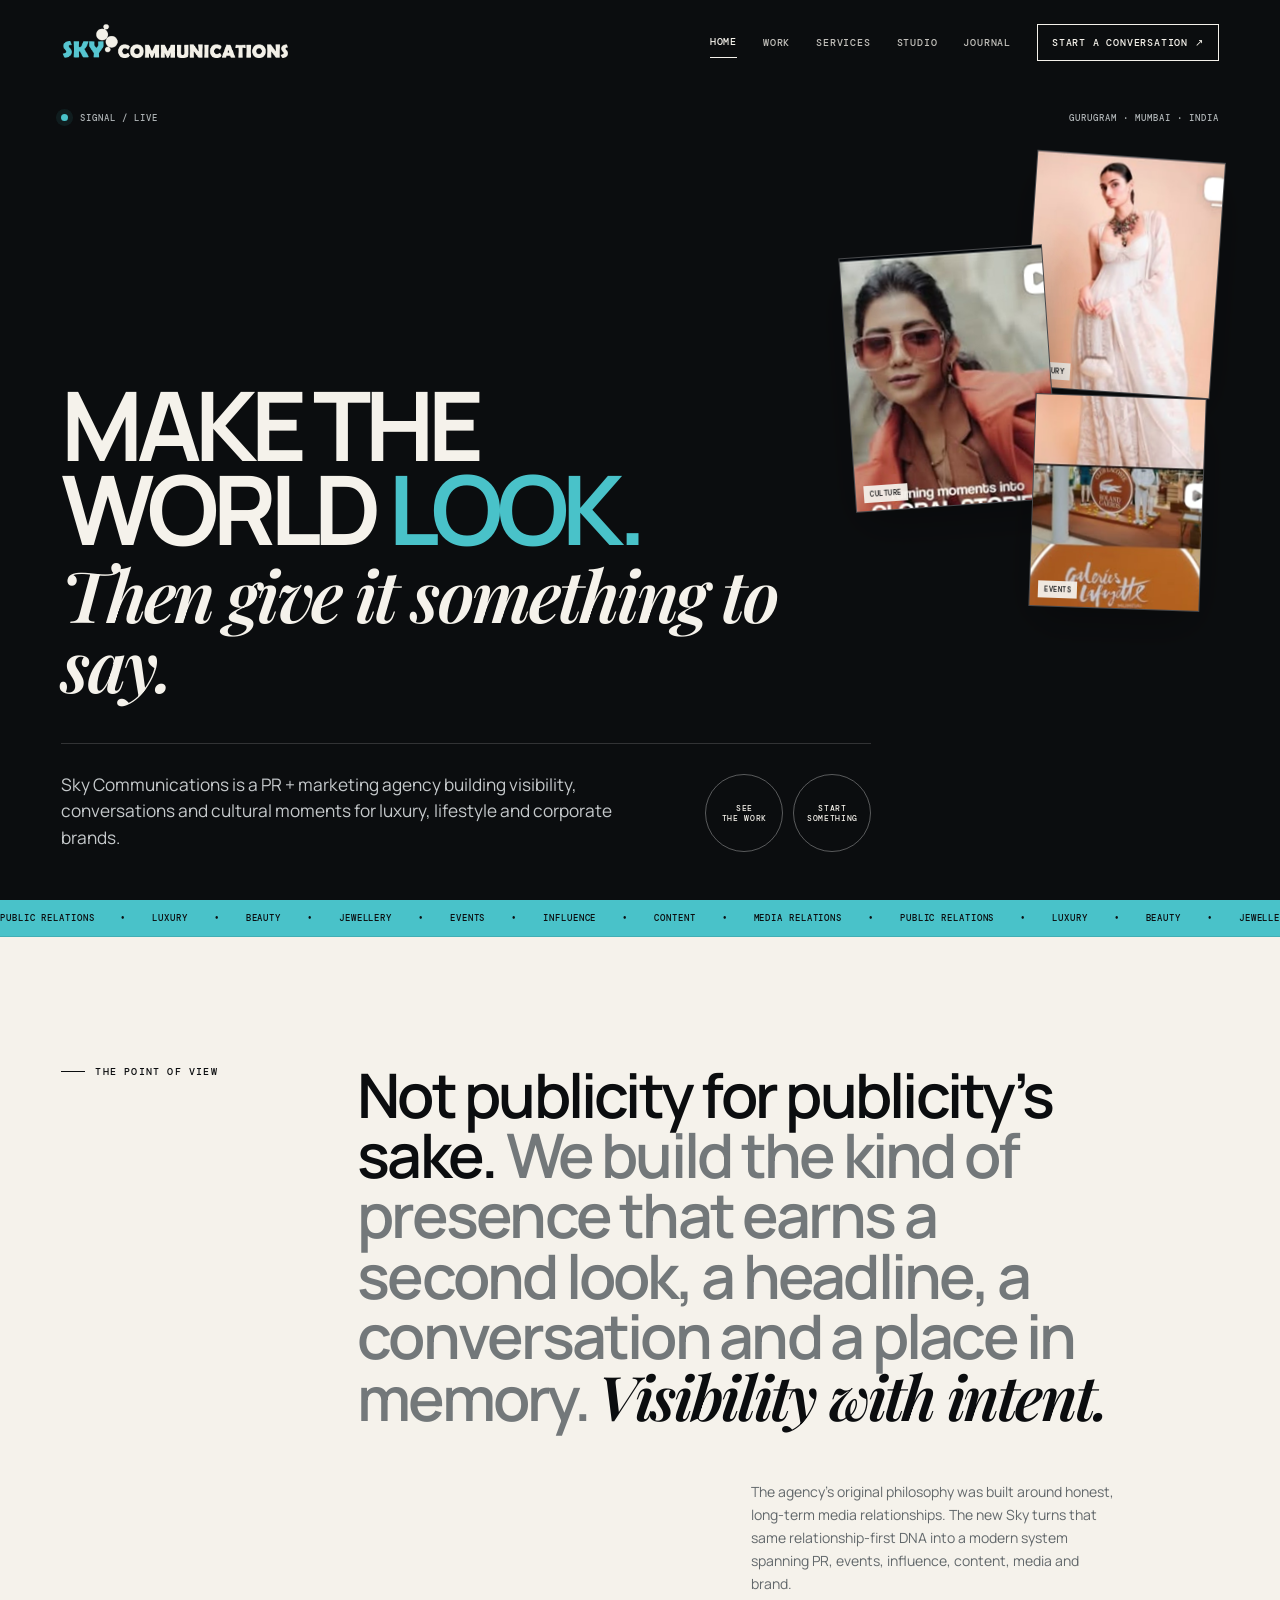
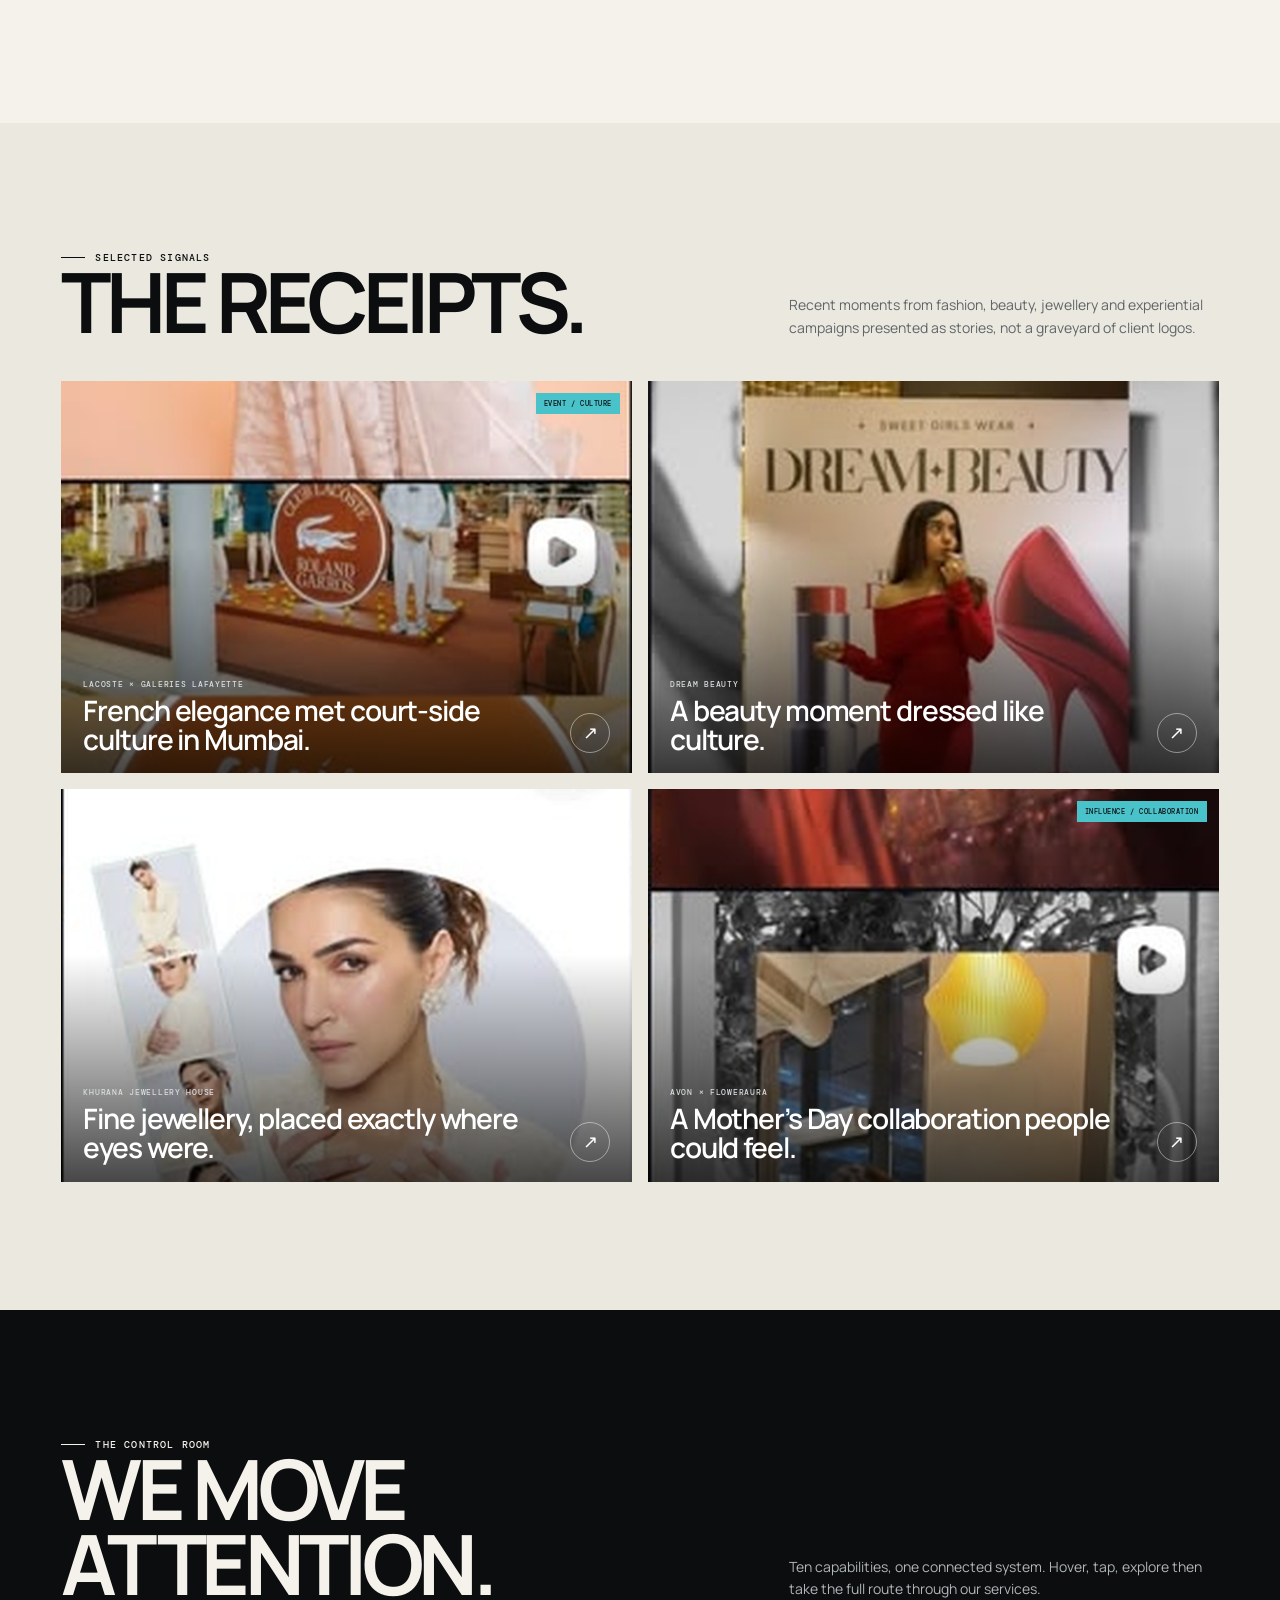
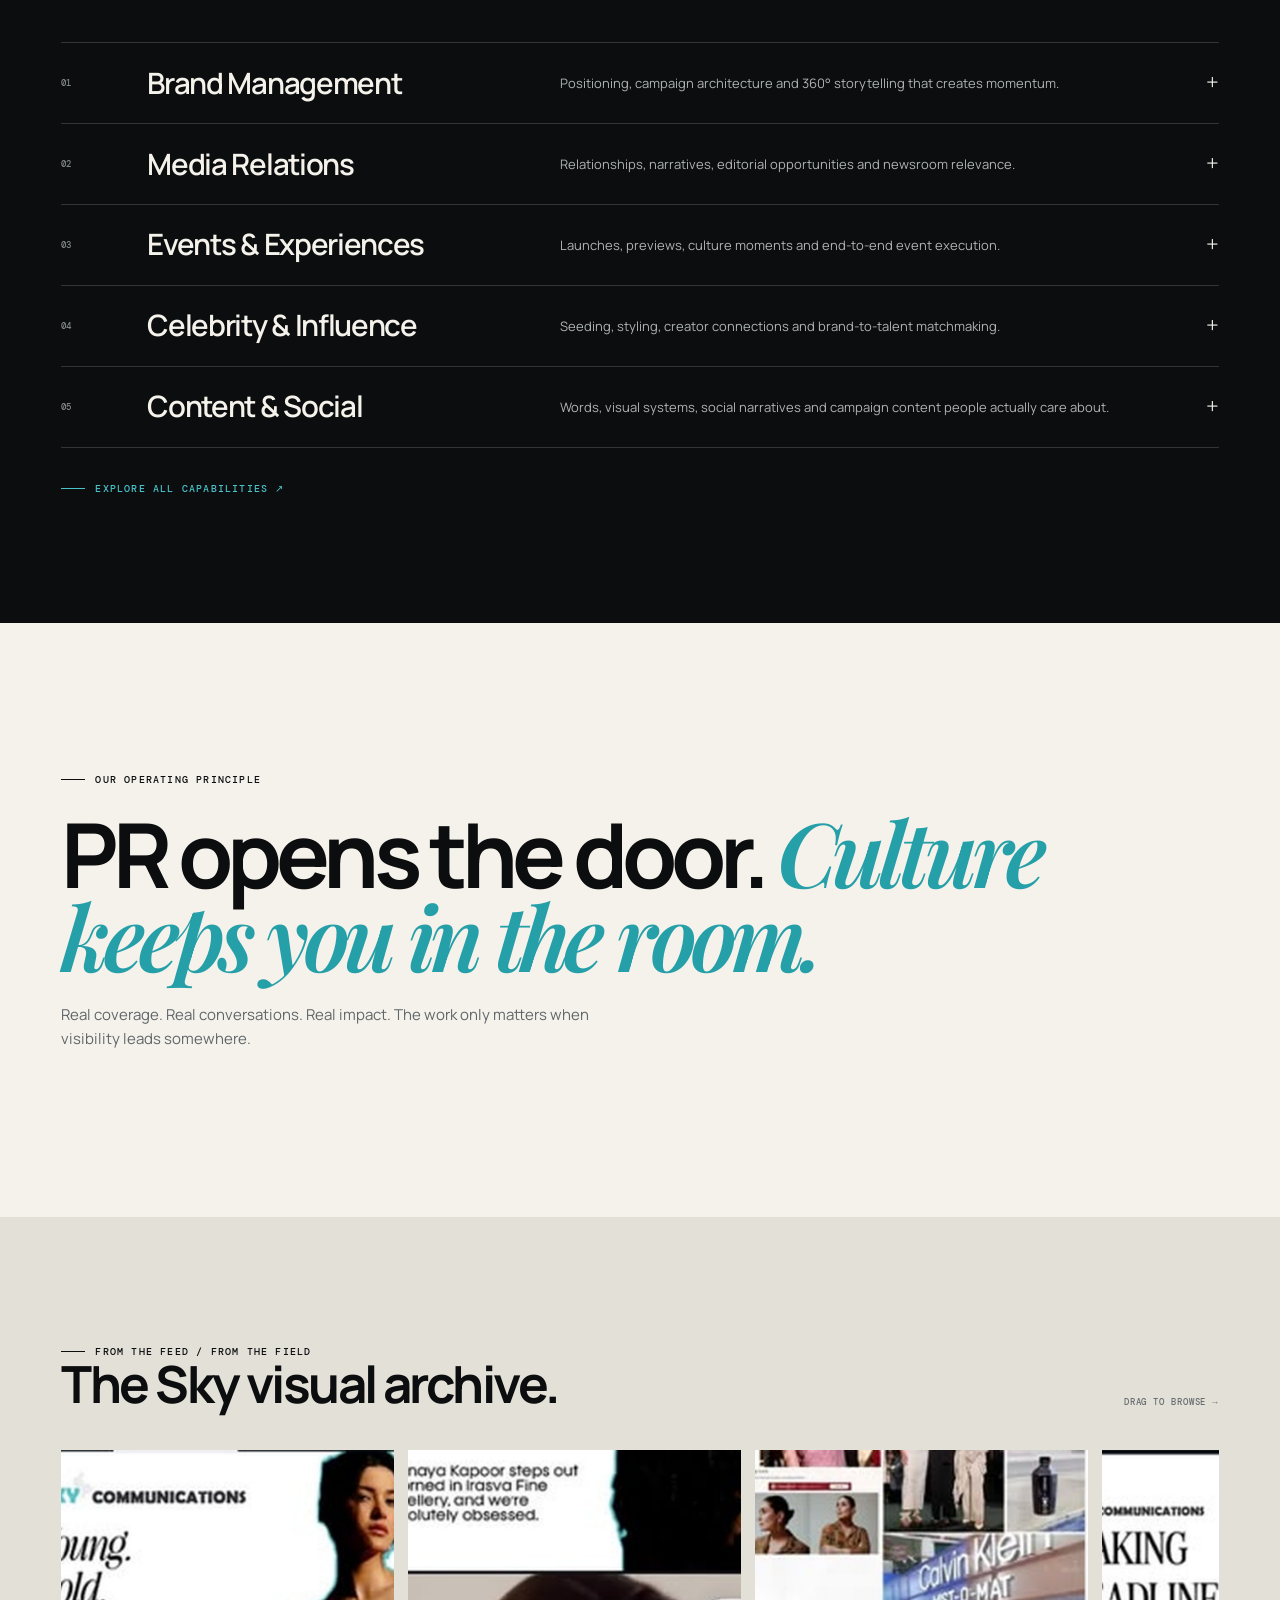
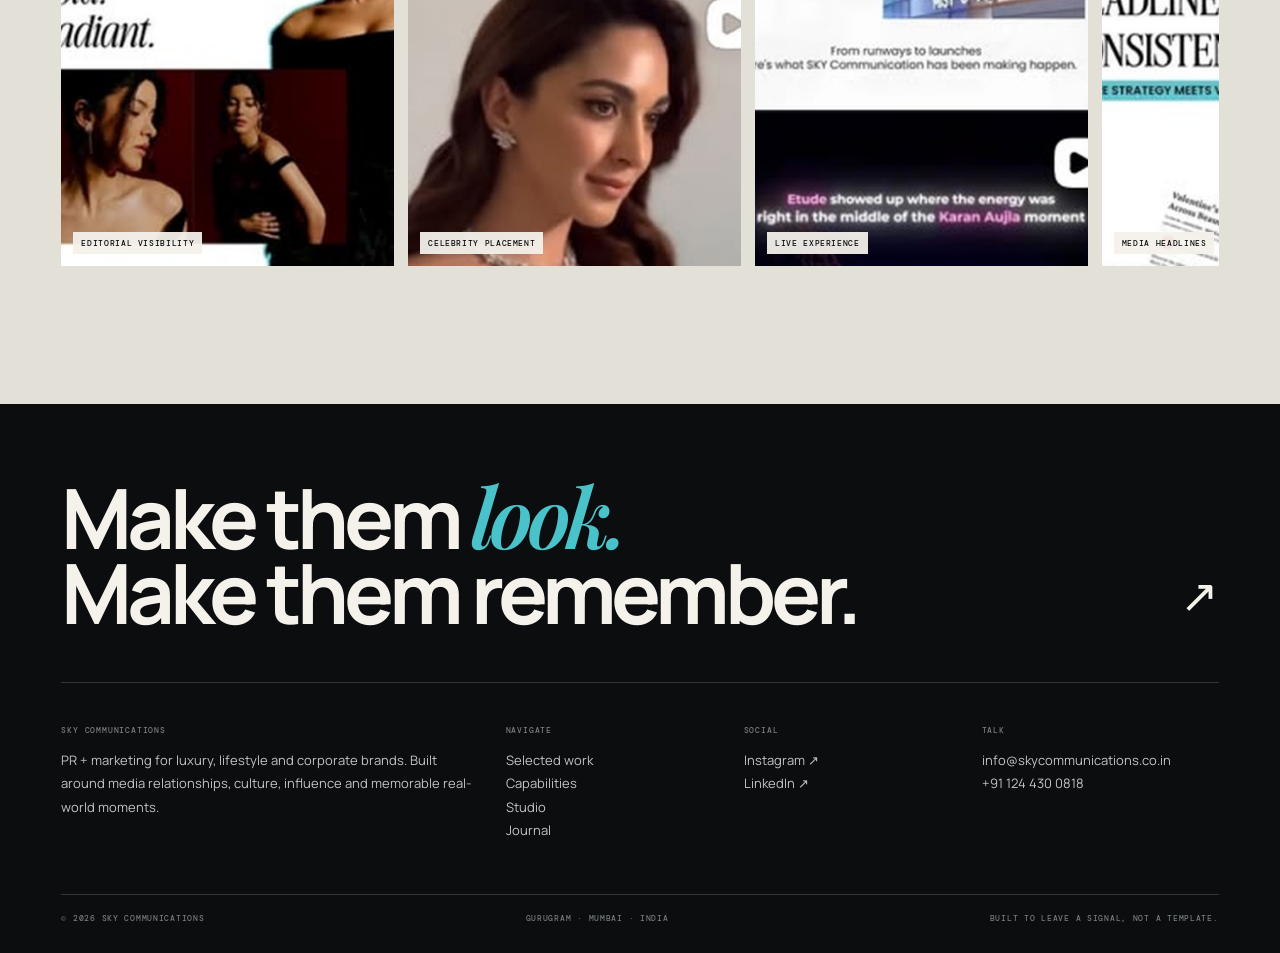
<file: index.html>
<!doctype html><html lang="en"><head><meta charset="utf-8"><meta name="viewport" content="width=device-width,initial-scale=1,viewport-fit=cover"><meta name="theme-color" content="#0a0d10"><title>Sky Communications . PR, Culture & Influence</title><meta name="description" content="Sky Communications is a PR and marketing agency shaping visibility for luxury, lifestyle and corporate brands."><link rel="icon" href="assets/images/sky-mark.png"><link rel="stylesheet" href="assets/css/style.css"></head><body>
<div id="loader"><div class="loader-inner"><div class="loader-meta"><span>SKY COMMUNICATIONS</span><span>Signal incoming</span></div><div class="loader-logo"><img src="assets/images/sky-logo-light.png" alt="Sky Communications"></div><div class="loader-bar"><span></span></div></div></div>
<div class="page-wipe"></div><div class="scroll-progress"></div><div class="cursor"></div><div class="cursor-label"></div>
<nav class="site-nav ">
  <a class="brand" href="index.html" aria-label="Sky Communications home"><img class="brand-logo brand-logo-on-dark" src="assets/images/sky-logo-light.png" alt="Sky Communications"><img class="brand-logo brand-logo-on-light" src="assets/images/sky-logo.png" alt="Sky Communications"></a>
  <div class="nav-links"><a href="index.html" class="active">Home</a><a href="work.html" class="">Work</a><a href="services.html" class="">Services</a><a href="studio.html" class="">Studio</a><a href="journal.html" class="">Journal</a><a class="nav-cta" href="contact.html">Start a conversation ↗</a></div>
  <button class="nav-toggle" aria-label="Open menu" aria-expanded="false"><span></span><span></span></button>
</nav>
<div class="mobile-panel"><a href="index.html">Home</a><a href="work.html">Work</a><a href="services.html">Services</a><a href="studio.html">Studio</a><a href="journal.html">Journal</a><a href="contact.html">Contact</a><div class="mobile-panel-meta"><span>Gurugram / Mumbai</span><span>PR / Culture / Influence</span></div></div>

<main>
<section class="hero">
  <div class="hero-topline"><span><i class="live-dot"></i>&nbsp;&nbsp;SIGNAL / LIVE</span><span>GURUGRAM · MUMBAI · INDIA</span><span>SCROLL TO ENTER THE NEWSROOM ↓</span></div>
  <div class="hero-stack" aria-hidden="true">
    <div class="hero-card" data-label="Luxury"><img src="assets/images/luxury-white.jpg" alt=""></div>
    <div class="hero-card" data-label="Culture"><img src="assets/images/global-stories.jpg" alt=""></div>
    <div class="hero-card" data-label="Events"><img src="assets/images/lacoste-event.jpg" alt=""></div>
    <div class="hero-card" data-label="Beauty"><img src="assets/images/kriti-femina.jpg" alt=""></div>
  </div>
  <div class="hero-copy">
    <h1 class="display hero-title">
      <span class="line"><span>MAKE THE</span></span>
      <span class="line"><span>WORLD <span class="accent">LOOK.</span></span></span>
      <span class="line"><span class="smallserif">Then give it something to say.</span></span>
    </h1>
    <div class="hero-bottom">
      <p class="hero-intro">Sky Communications is a PR + marketing agency building visibility, conversations and cultural moments for luxury, lifestyle and corporate brands.</p>
      <div class="hero-actions"><a class="round-link" href="work.html" data-cursor="VIEW">See<br>the work</a><a class="round-link" href="contact.html" data-cursor="TALK">Start<br>something</a></div>
    </div>
  </div>
  <div class="hero-scribble">PR / MEDIA / EVENTS / INFLUENCE / CONTENT / BRAND</div>
</section>
<div class="ticker"><div class="ticker-track">
  <div class="ticker-item">PUBLIC RELATIONS</div><div class="ticker-item">LUXURY</div><div class="ticker-item">BEAUTY</div><div class="ticker-item">JEWELLERY</div><div class="ticker-item">EVENTS</div><div class="ticker-item">INFLUENCE</div><div class="ticker-item">CONTENT</div><div class="ticker-item">MEDIA RELATIONS</div>
  <div class="ticker-item">PUBLIC RELATIONS</div><div class="ticker-item">LUXURY</div><div class="ticker-item">BEAUTY</div><div class="ticker-item">JEWELLERY</div><div class="ticker-item">EVENTS</div><div class="ticker-item">INFLUENCE</div><div class="ticker-item">CONTENT</div><div class="ticker-item">MEDIA RELATIONS</div>
</div></div>

<section class="section manifesto">
  <div class="grid-12">
    <div class="manifesto-intro reveal"><div class="eyebrow">The point of view</div></div>
    <div class="manifesto-copy reveal" data-delay="1">Not publicity for publicity’s sake. <span class="quiet">We build the kind of presence that earns a second look, a headline, a conversation and a place in memory.</span> <em>Visibility with intent.</em></div>
    <p class="manifesto-note reveal" data-delay="2">The agency’s original philosophy was built around honest, long-term media relationships. The new Sky turns that same relationship-first DNA into a modern system spanning PR, events, influence, content, media and brand.</p>
  </div>
</section>

<section class="section work-section">
  <div class="work-head"><div><div class="eyebrow reveal">Selected signals</div><h2 class="h2 reveal" data-delay="1">THE RECEIPTS.</h2></div><p class="reveal" data-delay="2">Recent moments from fashion, beauty, jewellery and experiential campaigns presented as stories, not a graveyard of client logos.</p></div>
  <div class="work-grid">
    <a class="work-card wide tall reveal" href="case-lacoste.html" data-cursor="OPEN"><img src="assets/images/lacoste-event.jpg" alt="Lacoste and Galeries Lafayette event"><span class="sticker">Event / Culture</span><div class="work-card-info"><div><div class="work-card-kicker">Lacoste × Galeries Lafayette</div><div class="work-card-title">French elegance met court-side culture in Mumbai.</div></div><span class="work-card-go">↗</span></div></a>
    <a class="work-card narrow reveal" data-delay="1" href="case-dream-beauty.html" data-cursor="OPEN"><img src="assets/images/dream-beauty.jpg" alt="Dream Beauty event"><div class="work-card-info"><div><div class="work-card-kicker">Dream Beauty</div><div class="work-card-title">A beauty moment dressed like culture.</div></div><span class="work-card-go">↗</span></div></a>
    <a class="work-card narrow reveal" href="case-khurana.html" data-cursor="OPEN"><img src="assets/images/kriti-femina.jpg" alt="Kriti Sanon at Femina Beauty Awards"><div class="work-card-info"><div><div class="work-card-kicker">Khurana Jewellery House</div><div class="work-card-title">Fine jewellery, placed exactly where eyes were.</div></div><span class="work-card-go">↗</span></div></a>
    <a class="work-card wide reveal" data-delay="1" href="case-avon.html" data-cursor="OPEN"><img src="assets/images/flower-event.jpg" alt="Beauty and flower event"><span class="sticker">Influence / Collaboration</span><div class="work-card-info"><div><div class="work-card-kicker">Avon × FlowerAura</div><div class="work-card-title">A Mother’s Day collaboration people could feel.</div></div><span class="work-card-go">↗</span></div></a>
  </div>
</section>

<section class="section services-block">
  <div class="services-heading"><div><div class="eyebrow reveal">The control room</div><h2 class="h2 reveal" data-delay="1">WE MOVE<br>ATTENTION.</h2></div><p class="reveal" data-delay="2">Ten capabilities, one connected system. Hover, tap, explore then take the full route through our services.</p></div>
  <div class="service-list reveal">
    <a class="service-row" href="services.html#brand"><span class="service-num">01</span><span class="service-name">Brand Management</span><span class="service-desc">Positioning, campaign architecture and 360° storytelling that creates momentum.</span><span class="service-plus">+</span></a>
    <a class="service-row" href="services.html#media"><span class="service-num">02</span><span class="service-name">Media Relations</span><span class="service-desc">Relationships, narratives, editorial opportunities and newsroom relevance.</span><span class="service-plus">+</span></a>
    <a class="service-row" href="services.html#events"><span class="service-num">03</span><span class="service-name">Events & Experiences</span><span class="service-desc">Launches, previews, culture moments and end-to-end event execution.</span><span class="service-plus">+</span></a>
    <a class="service-row" href="services.html#influence"><span class="service-num">04</span><span class="service-name">Celebrity & Influence</span><span class="service-desc">Seeding, styling, creator connections and brand-to-talent matchmaking.</span><span class="service-plus">+</span></a>
    <a class="service-row" href="services.html#content"><span class="service-num">05</span><span class="service-name">Content & Social</span><span class="service-desc">Words, visual systems, social narratives and campaign content people actually care about.</span><span class="service-plus">+</span></a>
  </div>
  <div style="margin-top:34px"><a href="services.html" class="eyebrow">Explore all capabilities ↗</a></div>
</section>

<section class="section signal-section">
  <div><div class="eyebrow reveal">Our operating principle</div><div class="signal-quote reveal" data-delay="1">PR opens the door. <em>Culture keeps you in the room.</em></div><p class="signal-sub reveal" data-delay="2">Real coverage. Real conversations. Real impact. The work only matters when visibility leads somewhere.</p></div>
</section>

<section class="section archive">
  <div class="archive-head"><div><div class="eyebrow reveal">From the feed / from the field</div><h2 class="h3 reveal" data-delay="1">The Sky visual archive.</h2></div><span class="drag-note">Drag to browse →</span></div>
  <div class="case-strip" data-cursor="DRAG">
    <div class="case-tile"><img src="assets/images/editorial-shanaya.jpg" alt=""><span>Editorial visibility</span></div>
    <div class="case-tile"><img src="assets/images/kiara-jewels.jpg" alt=""><span>Celebrity placement</span></div>
    <div class="case-tile"><img src="assets/images/etude-event.jpg" alt=""><span>Live experience</span></div>
    <div class="case-tile"><img src="assets/images/headlines.jpg" alt=""><span>Media headlines</span></div>
    <div class="case-tile"><img src="assets/images/petfed.jpg" alt=""><span>Special projects</span></div>
    <div class="case-tile"><img src="assets/images/mumbai-moments.jpg" alt=""><span>Culture moments</span></div>
    <div class="case-tile"><img src="assets/images/palace-fashion.jpg" alt=""><span>Fashion / lifestyle</span></div>
  </div>
</section>
</main>

<footer class="footer">
  <a href="contact.html" class="footer-cta" data-cursor="HELLO">
    <h2>Make them <em>look.</em><br>Make them remember.</h2><span class="footer-arrow">↗</span>
  </a>
  <div class="footer-grid">
    <div class="footer-col"><h4>Sky Communications</h4><p>PR + marketing for luxury, lifestyle and corporate brands. Built around media relationships, culture, influence and memorable real-world moments.</p></div>
    <div class="footer-col"><h4>Navigate</h4><a href="work.html">Selected work</a><a href="services.html">Capabilities</a><a href="studio.html">Studio</a><a href="journal.html">Journal</a></div>
    <div class="footer-col"><h4>Social</h4><a href="https://www.instagram.com/skycommn/" target="_blank" rel="noreferrer">Instagram ↗</a><a href="https://www.linkedin.com/company/sky-communications-pr/" target="_blank" rel="noreferrer">LinkedIn ↗</a></div>
    <div class="footer-col"><h4>Talk</h4><a href="mailto:info@skycommunications.co.in">info@skycommunications.co.in</a><a href="tel:+911244300818">+91 124 430 0818</a></div>
  </div>
  <div class="footer-bottom"><span>© <span data-year></span> Sky Communications</span><span>Gurugram · Mumbai · India</span><span>Built to leave a signal, not a template.</span></div>
</footer>
<script src="assets/js/site.js"></script>
</body></html>
</file>
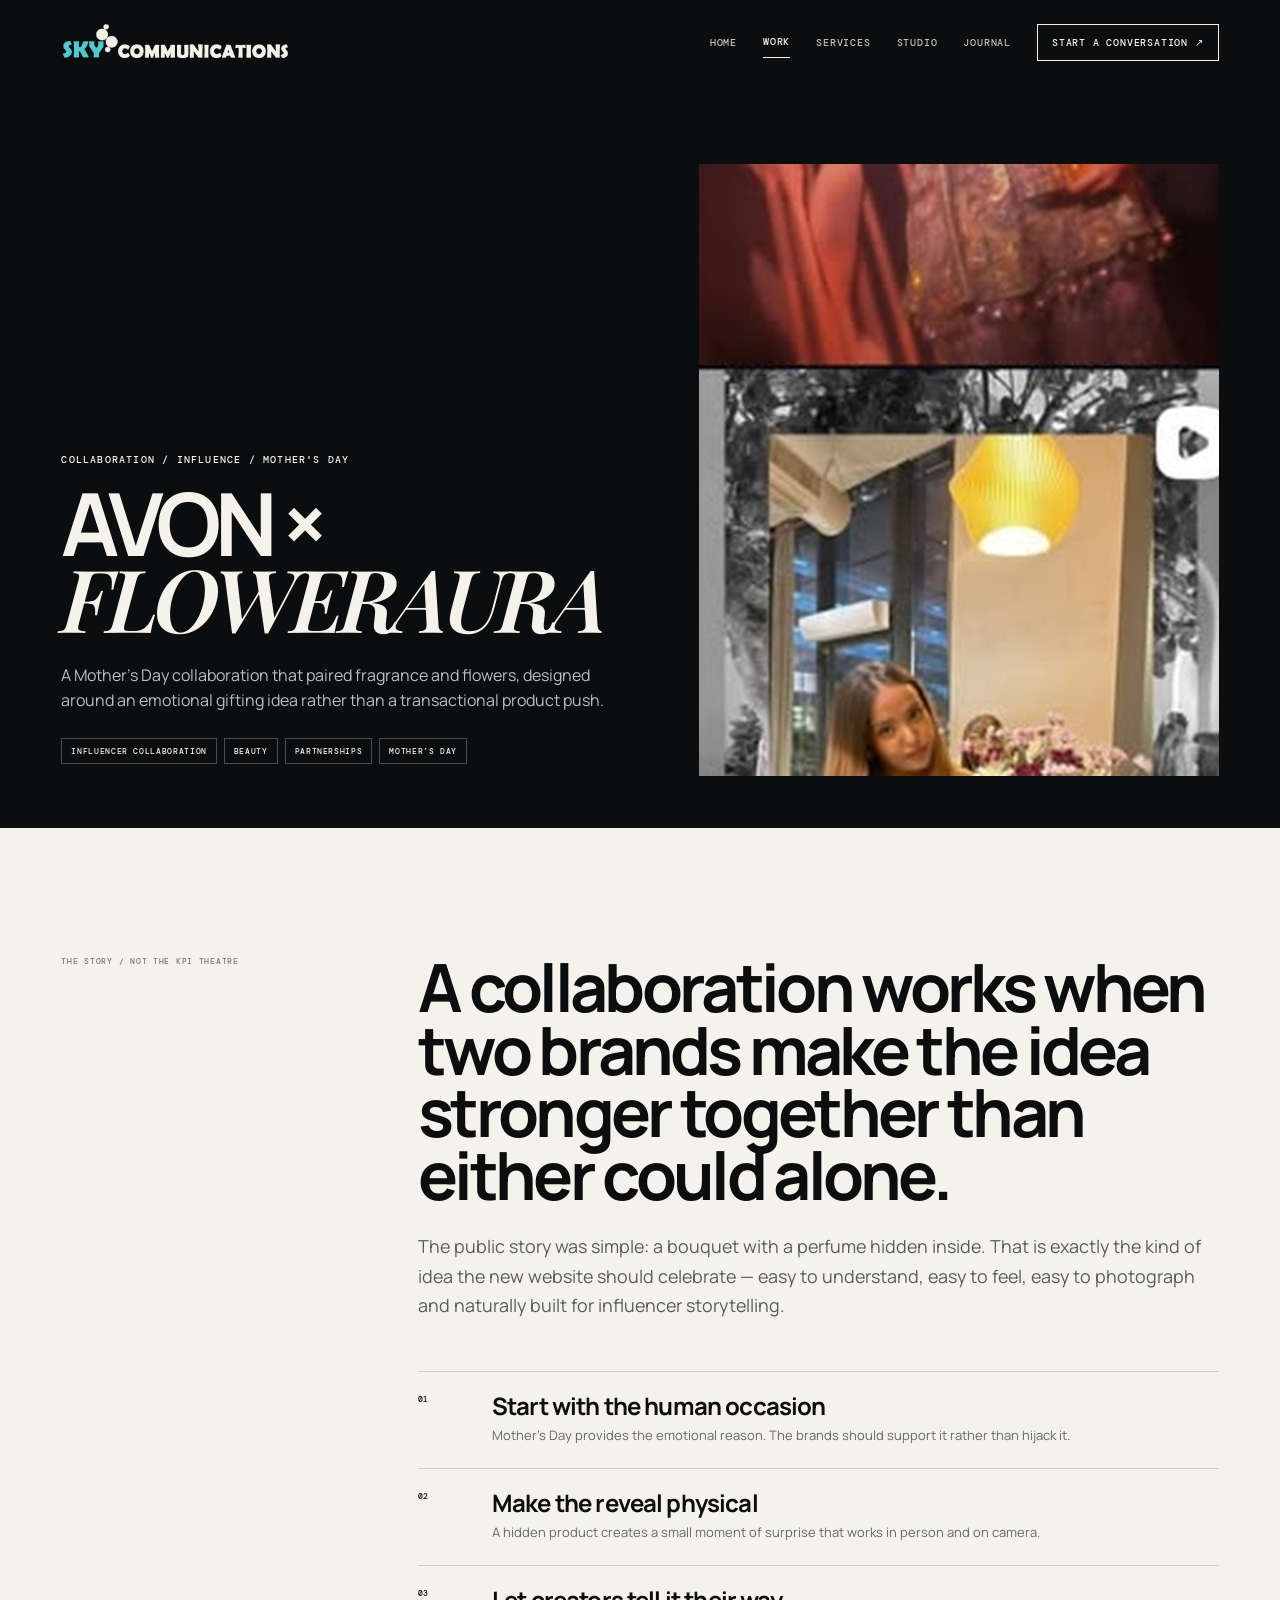
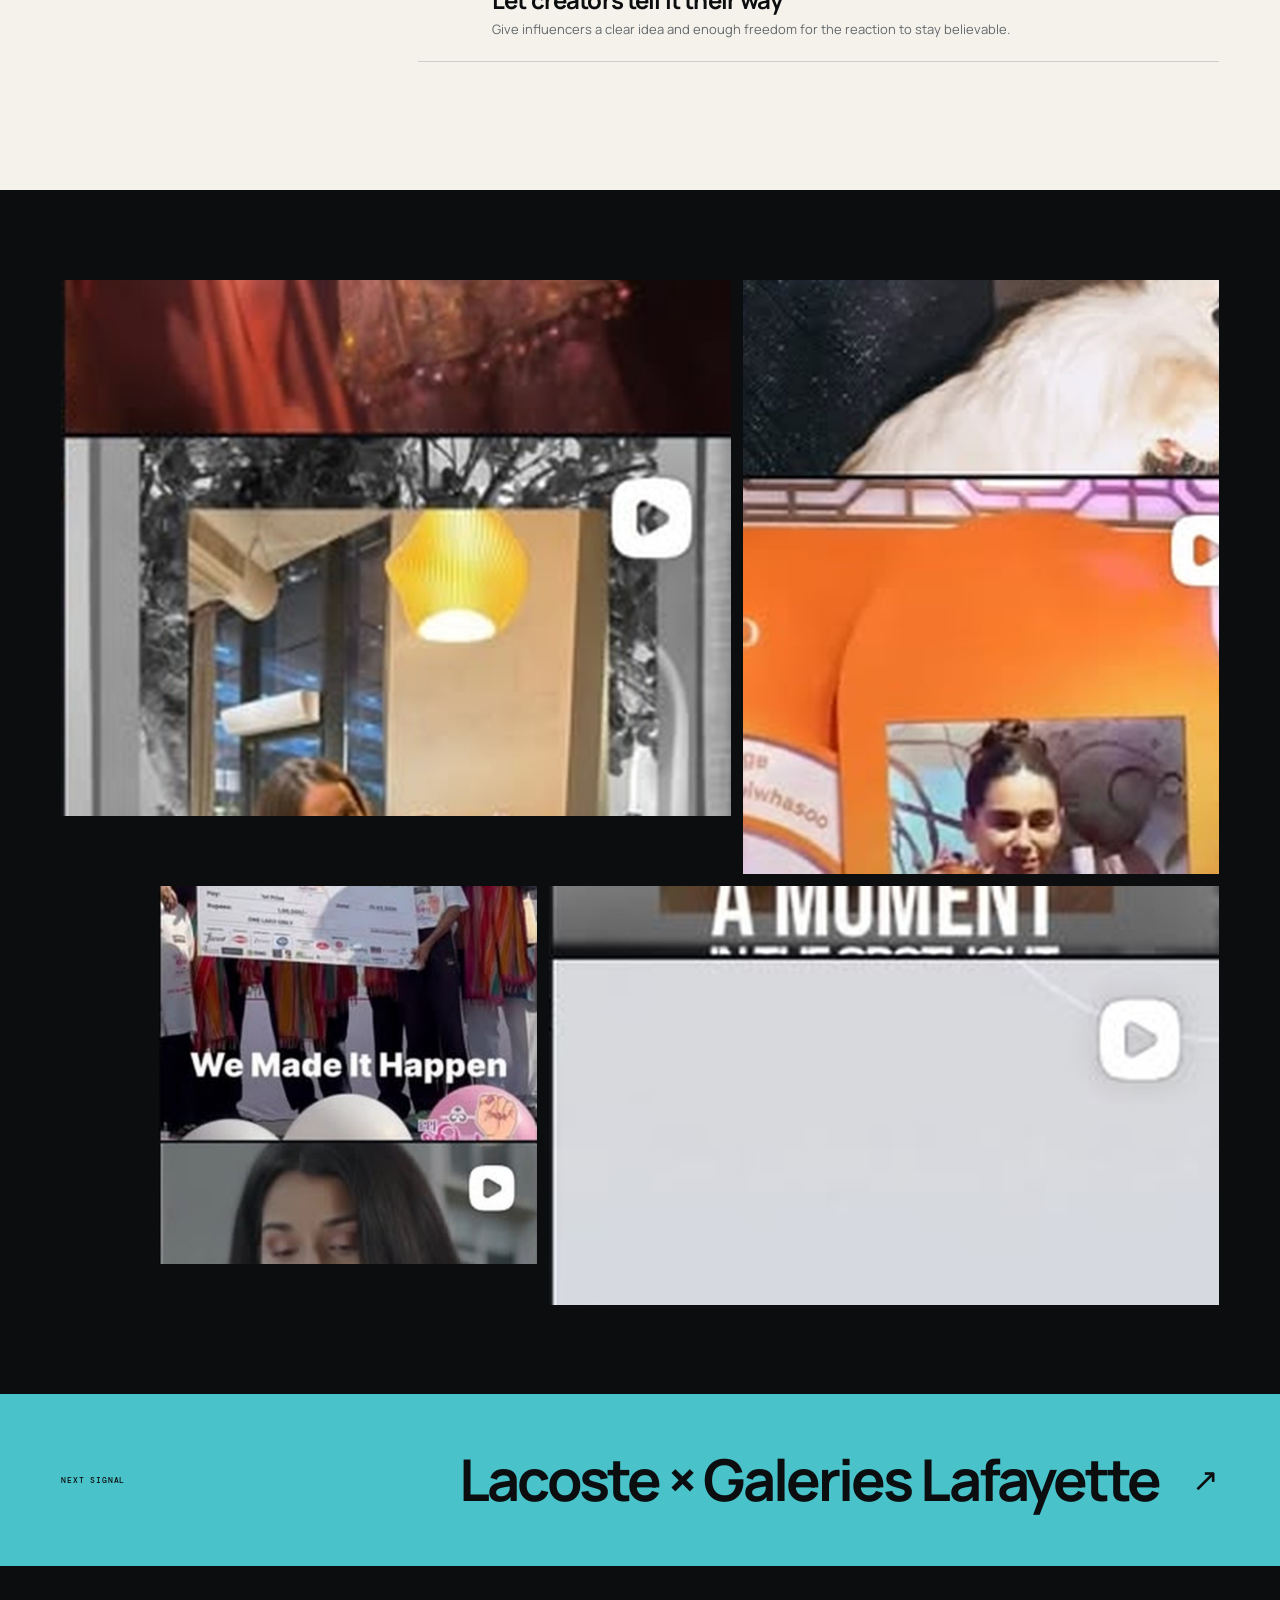
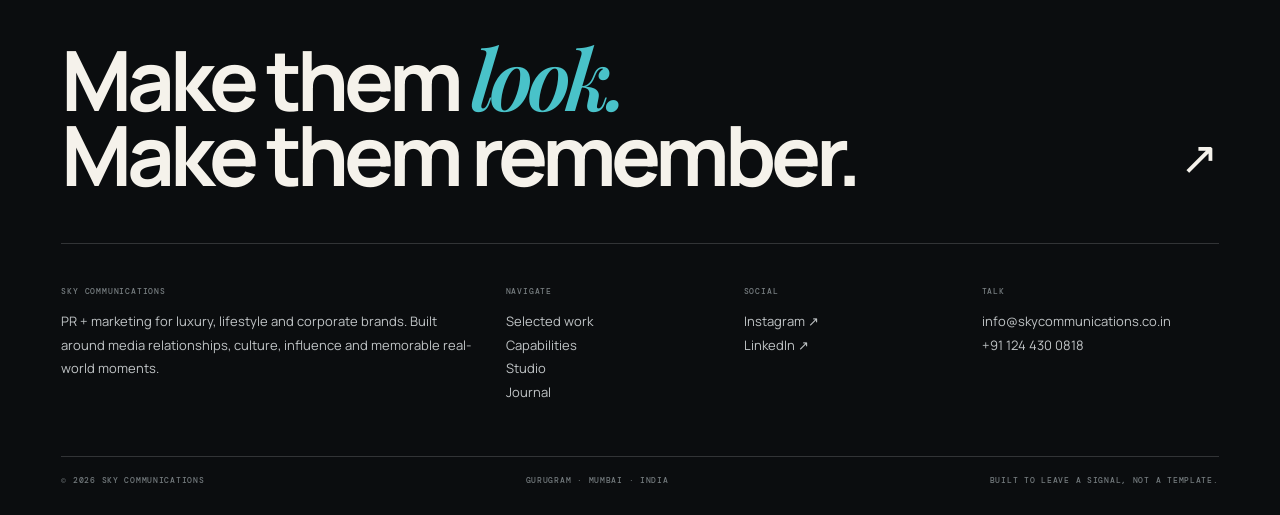
<file: case-avon.html>
<!doctype html><html lang="en"><head><meta charset="utf-8"><meta name="viewport" content="width=device-width,initial-scale=1,viewport-fit=cover"><meta name="theme-color" content="#0a0d10"><title>AVON × — Sky Communications</title><meta name="description" content="A Mother’s Day collaboration that paired fragrance and flowers, designed around an emotional gifting idea rather than a transactional product push."><link rel="icon" href="assets/images/sky-mark.png"><link rel="stylesheet" href="assets/css/style.css"></head><body>
<div id="loader"><div class="loader-inner"><div class="loader-meta"><span>SKY COMMUNICATIONS</span><span>Signal incoming</span></div><div class="loader-logo"><img src="assets/images/sky-logo-light.png" alt="Sky Communications"></div><div class="loader-bar"><span></span></div></div></div>
<div class="page-wipe"></div><div class="scroll-progress"></div><div class="cursor"></div><div class="cursor-label"></div>
<nav class="site-nav ">
  <a class="brand" href="index.html" aria-label="Sky Communications home"><img class="brand-logo brand-logo-on-dark" src="assets/images/sky-logo-light.png" alt="Sky Communications"><img class="brand-logo brand-logo-on-light" src="assets/images/sky-logo.png" alt="Sky Communications"></a>
  <div class="nav-links"><a href="index.html" class="">Home</a><a href="work.html" class="active">Work</a><a href="services.html" class="">Services</a><a href="studio.html" class="">Studio</a><a href="journal.html" class="">Journal</a><a class="nav-cta" href="contact.html">Start a conversation ↗</a></div>
  <button class="nav-toggle" aria-label="Open menu" aria-expanded="false"><span></span><span></span></button>
</nav>
<div class="mobile-panel"><a href="index.html">Home</a><a href="work.html">Work</a><a href="services.html">Services</a><a href="studio.html">Studio</a><a href="journal.html">Journal</a><a href="contact.html">Contact</a><div class="mobile-panel-meta"><span>Gurugram / Mumbai</span><span>PR / Culture / Influence</span></div></div>

<main>
<section class="case-hero">
  <div class="case-hero-copy"><div class="inner-kicker">COLLABORATION / INFLUENCE / MOTHER'S DAY</div><h1>AVON ×<br><em>FLOWERAURA</em></h1><p>A Mother’s Day collaboration that paired fragrance and flowers, designed around an emotional gifting idea rather than a transactional product push.</p><div class="case-meta"><span>Influencer collaboration</span><span>Beauty</span><span>Partnerships</span><span>Mother’s Day</span></div></div>
  <div class="case-hero-image"><img src="assets/images/flower-event.jpg" alt="AVON × FLOWERAURA"></div>
</section>
<section class="section"><div class="case-story"><aside class="case-story-aside">THE STORY / NOT THE KPI THEATRE</aside><div class="case-story-copy"><h2>A collaboration works when two brands make the idea stronger together than either could alone.</h2><p>The public story was simple: a bouquet with a perfume hidden inside. That is exactly the kind of idea the new website should celebrate — easy to understand, easy to feel, easy to photograph and naturally built for influencer storytelling.</p><div class="story-steps"><div class="story-step"><span class="n">01</span><div><h3>Start with the human occasion</h3><p>Mother’s Day provides the emotional reason. The brands should support it rather than hijack it.</p></div></div><div class="story-step"><span class="n">02</span><div><h3>Make the reveal physical</h3><p>A hidden product creates a small moment of surprise that works in person and on camera.</p></div></div><div class="story-step"><span class="n">03</span><div><h3>Let creators tell it their way</h3><p>Give influencers a clear idea and enough freedom for the reaction to stay believable.</p></div></div></div></div></div></section>
<section class="section-tight ink-bg"><div class="case-gallery"><figure class="g1"><img src="assets/images/flower-event.jpg" alt=""></figure><figure class="g2"><img src="assets/images/beauty-pop.jpg" alt=""></figure><figure class="g3"><img src="assets/images/brand-stories.jpg" alt=""></figure><figure class="g4"><img src="assets/images/what-we-do.jpg" alt=""></figure></div></section>
<a class="next-case" href="case-lacoste.html" data-cursor="NEXT"><span>Next signal</span><strong>Lacoste × Galeries Lafayette</strong><i>↗</i></a>
</main>
<footer class="footer">
  <a href="contact.html" class="footer-cta" data-cursor="HELLO">
    <h2>Make them <em>look.</em><br>Make them remember.</h2><span class="footer-arrow">↗</span>
  </a>
  <div class="footer-grid">
    <div class="footer-col"><h4>Sky Communications</h4><p>PR + marketing for luxury, lifestyle and corporate brands. Built around media relationships, culture, influence and memorable real-world moments.</p></div>
    <div class="footer-col"><h4>Navigate</h4><a href="work.html">Selected work</a><a href="services.html">Capabilities</a><a href="studio.html">Studio</a><a href="journal.html">Journal</a></div>
    <div class="footer-col"><h4>Social</h4><a href="https://www.instagram.com/skycommn/" target="_blank" rel="noreferrer">Instagram ↗</a><a href="https://www.linkedin.com/company/sky-communications-pr/" target="_blank" rel="noreferrer">LinkedIn ↗</a></div>
    <div class="footer-col"><h4>Talk</h4><a href="mailto:info@skycommunications.co.in">info@skycommunications.co.in</a><a href="tel:+911244300818">+91 124 430 0818</a></div>
  </div>
  <div class="footer-bottom"><span>© <span data-year></span> Sky Communications</span><span>Gurugram · Mumbai · India</span><span>Built to leave a signal, not a template.</span></div>
</footer>
<script src="assets/js/site.js"></script>
</body></html>
</file>
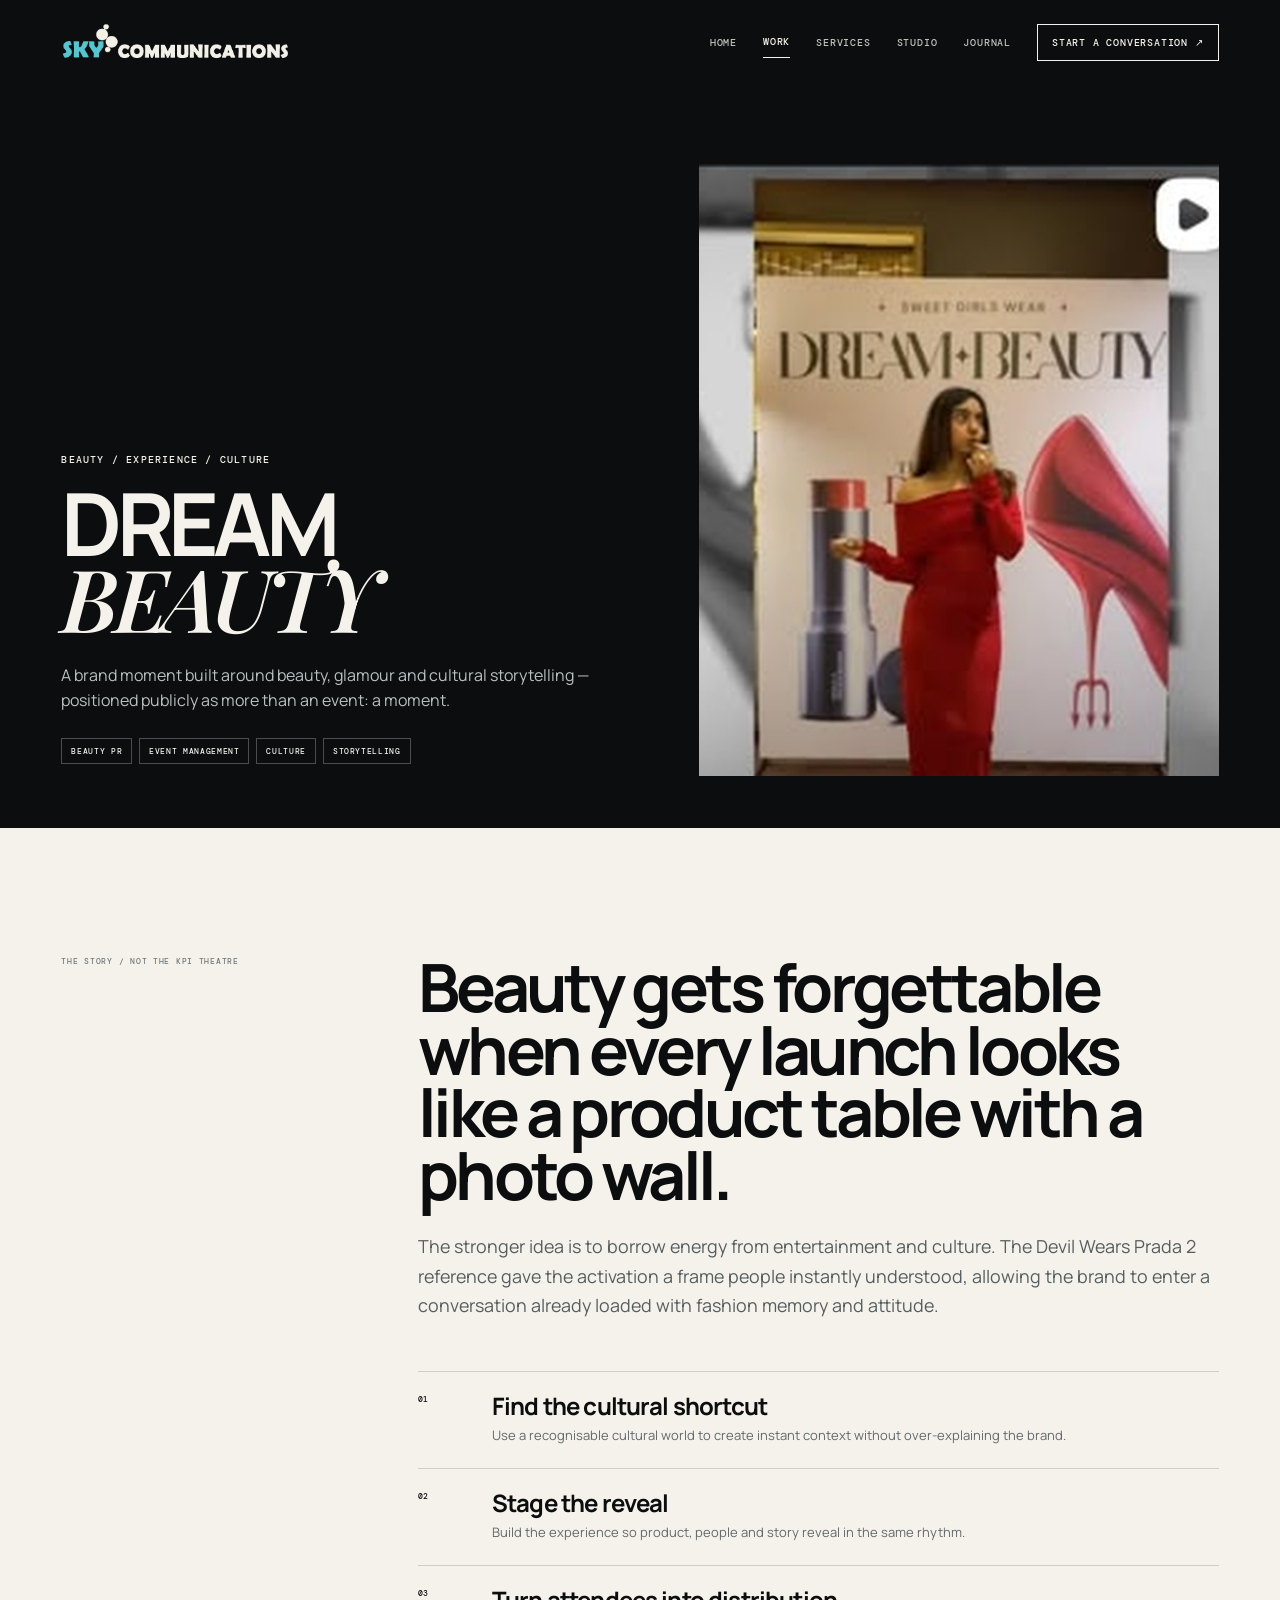
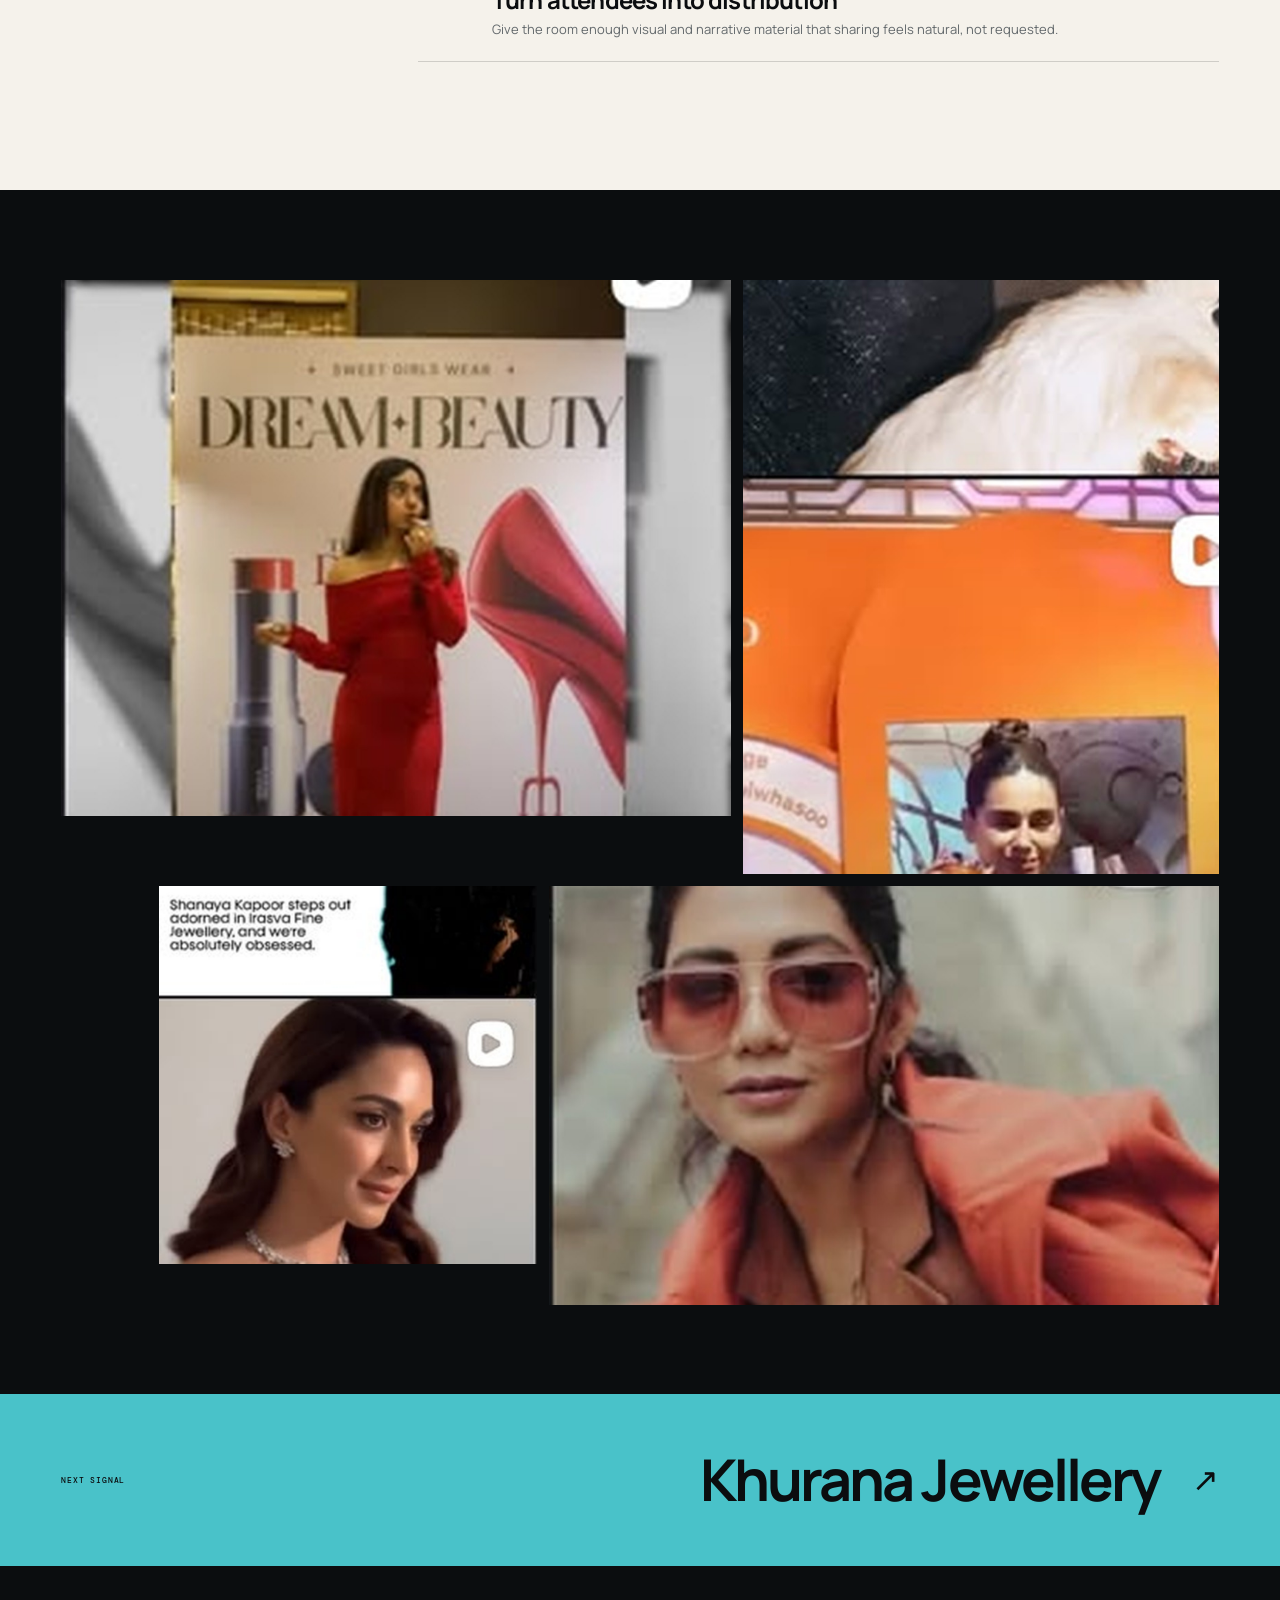
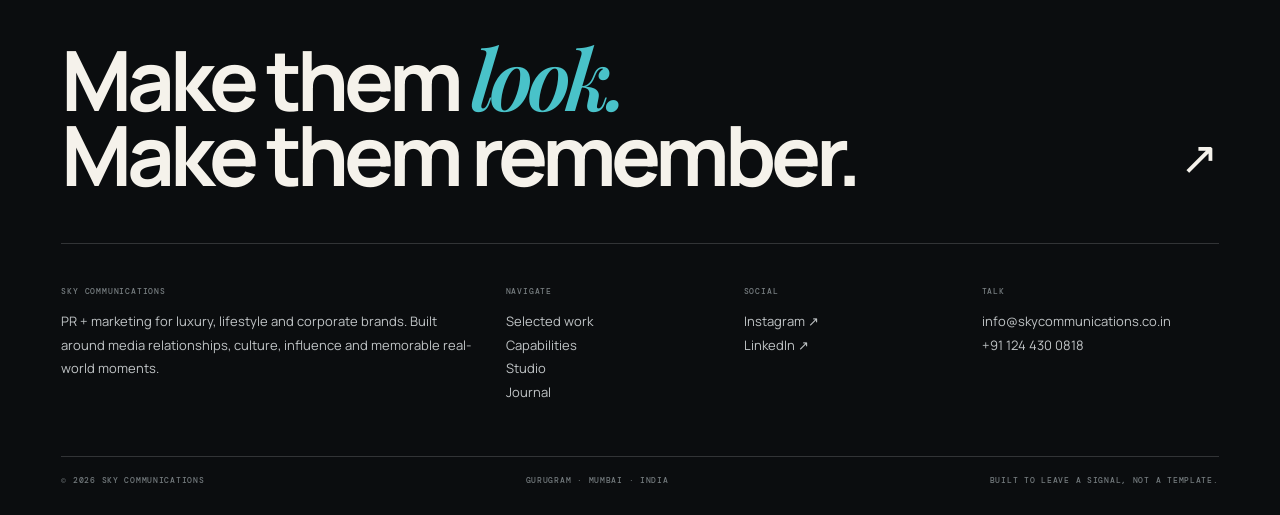
<file: case-dream-beauty.html>
<!doctype html><html lang="en"><head><meta charset="utf-8"><meta name="viewport" content="width=device-width,initial-scale=1,viewport-fit=cover"><meta name="theme-color" content="#0a0d10"><title>DREAM — Sky Communications</title><meta name="description" content="A brand moment built around beauty, glamour and cultural storytelling — positioned publicly as more than an event: a moment."><link rel="icon" href="assets/images/sky-mark.png"><link rel="stylesheet" href="assets/css/style.css"></head><body>
<div id="loader"><div class="loader-inner"><div class="loader-meta"><span>SKY COMMUNICATIONS</span><span>Signal incoming</span></div><div class="loader-logo"><img src="assets/images/sky-logo-light.png" alt="Sky Communications"></div><div class="loader-bar"><span></span></div></div></div>
<div class="page-wipe"></div><div class="scroll-progress"></div><div class="cursor"></div><div class="cursor-label"></div>
<nav class="site-nav ">
  <a class="brand" href="index.html" aria-label="Sky Communications home"><img class="brand-logo brand-logo-on-dark" src="assets/images/sky-logo-light.png" alt="Sky Communications"><img class="brand-logo brand-logo-on-light" src="assets/images/sky-logo.png" alt="Sky Communications"></a>
  <div class="nav-links"><a href="index.html" class="">Home</a><a href="work.html" class="active">Work</a><a href="services.html" class="">Services</a><a href="studio.html" class="">Studio</a><a href="journal.html" class="">Journal</a><a class="nav-cta" href="contact.html">Start a conversation ↗</a></div>
  <button class="nav-toggle" aria-label="Open menu" aria-expanded="false"><span></span><span></span></button>
</nav>
<div class="mobile-panel"><a href="index.html">Home</a><a href="work.html">Work</a><a href="services.html">Services</a><a href="studio.html">Studio</a><a href="journal.html">Journal</a><a href="contact.html">Contact</a><div class="mobile-panel-meta"><span>Gurugram / Mumbai</span><span>PR / Culture / Influence</span></div></div>

<main>
<section class="case-hero">
  <div class="case-hero-copy"><div class="inner-kicker">BEAUTY / EXPERIENCE / CULTURE</div><h1>DREAM<br><em>BEAUTY</em></h1><p>A brand moment built around beauty, glamour and cultural storytelling — positioned publicly as more than an event: a moment.</p><div class="case-meta"><span>Beauty PR</span><span>Event management</span><span>Culture</span><span>Storytelling</span></div></div>
  <div class="case-hero-image"><img src="assets/images/dream-beauty.jpg" alt="DREAM BEAUTY"></div>
</section>
<section class="section"><div class="case-story"><aside class="case-story-aside">THE STORY / NOT THE KPI THEATRE</aside><div class="case-story-copy"><h2>Beauty gets forgettable when every launch looks like a product table with a photo wall.</h2><p>The stronger idea is to borrow energy from entertainment and culture. The Devil Wears Prada 2 reference gave the activation a frame people instantly understood, allowing the brand to enter a conversation already loaded with fashion memory and attitude.</p><div class="story-steps"><div class="story-step"><span class="n">01</span><div><h3>Find the cultural shortcut</h3><p>Use a recognisable cultural world to create instant context without over-explaining the brand.</p></div></div><div class="story-step"><span class="n">02</span><div><h3>Stage the reveal</h3><p>Build the experience so product, people and story reveal in the same rhythm.</p></div></div><div class="story-step"><span class="n">03</span><div><h3>Turn attendees into distribution</h3><p>Give the room enough visual and narrative material that sharing feels natural, not requested.</p></div></div></div></div></div></section>
<section class="section-tight ink-bg"><div class="case-gallery"><figure class="g1"><img src="assets/images/dream-beauty.jpg" alt=""></figure><figure class="g2"><img src="assets/images/beauty-pop.jpg" alt=""></figure><figure class="g3"><img src="assets/images/kiara-jewels.jpg" alt=""></figure><figure class="g4"><img src="assets/images/global-stories.jpg" alt=""></figure></div></section>
<a class="next-case" href="case-khurana.html" data-cursor="NEXT"><span>Next signal</span><strong>Khurana Jewellery</strong><i>↗</i></a>
</main>
<footer class="footer">
  <a href="contact.html" class="footer-cta" data-cursor="HELLO">
    <h2>Make them <em>look.</em><br>Make them remember.</h2><span class="footer-arrow">↗</span>
  </a>
  <div class="footer-grid">
    <div class="footer-col"><h4>Sky Communications</h4><p>PR + marketing for luxury, lifestyle and corporate brands. Built around media relationships, culture, influence and memorable real-world moments.</p></div>
    <div class="footer-col"><h4>Navigate</h4><a href="work.html">Selected work</a><a href="services.html">Capabilities</a><a href="studio.html">Studio</a><a href="journal.html">Journal</a></div>
    <div class="footer-col"><h4>Social</h4><a href="https://www.instagram.com/skycommn/" target="_blank" rel="noreferrer">Instagram ↗</a><a href="https://www.linkedin.com/company/sky-communications-pr/" target="_blank" rel="noreferrer">LinkedIn ↗</a></div>
    <div class="footer-col"><h4>Talk</h4><a href="mailto:info@skycommunications.co.in">info@skycommunications.co.in</a><a href="tel:+911244300818">+91 124 430 0818</a></div>
  </div>
  <div class="footer-bottom"><span>© <span data-year></span> Sky Communications</span><span>Gurugram · Mumbai · India</span><span>Built to leave a signal, not a template.</span></div>
</footer>
<script src="assets/js/site.js"></script>
</body></html>
</file>
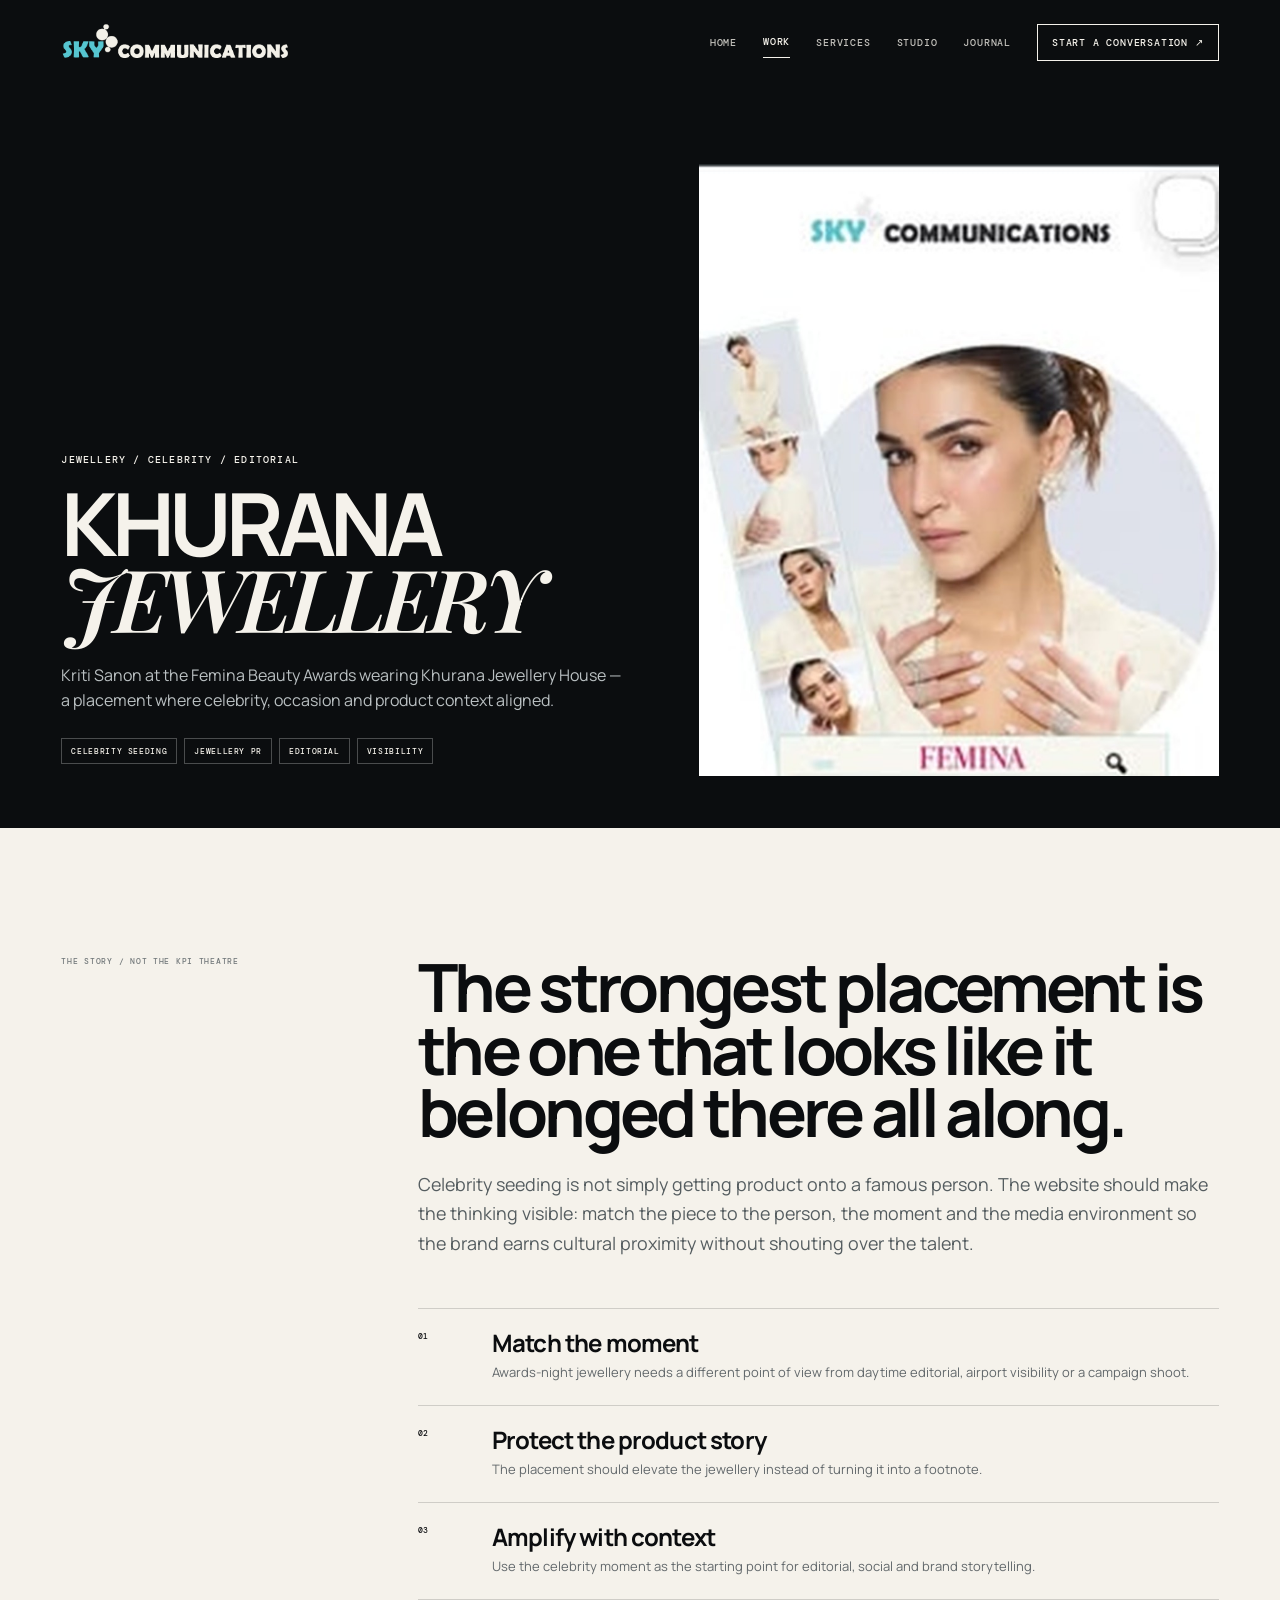
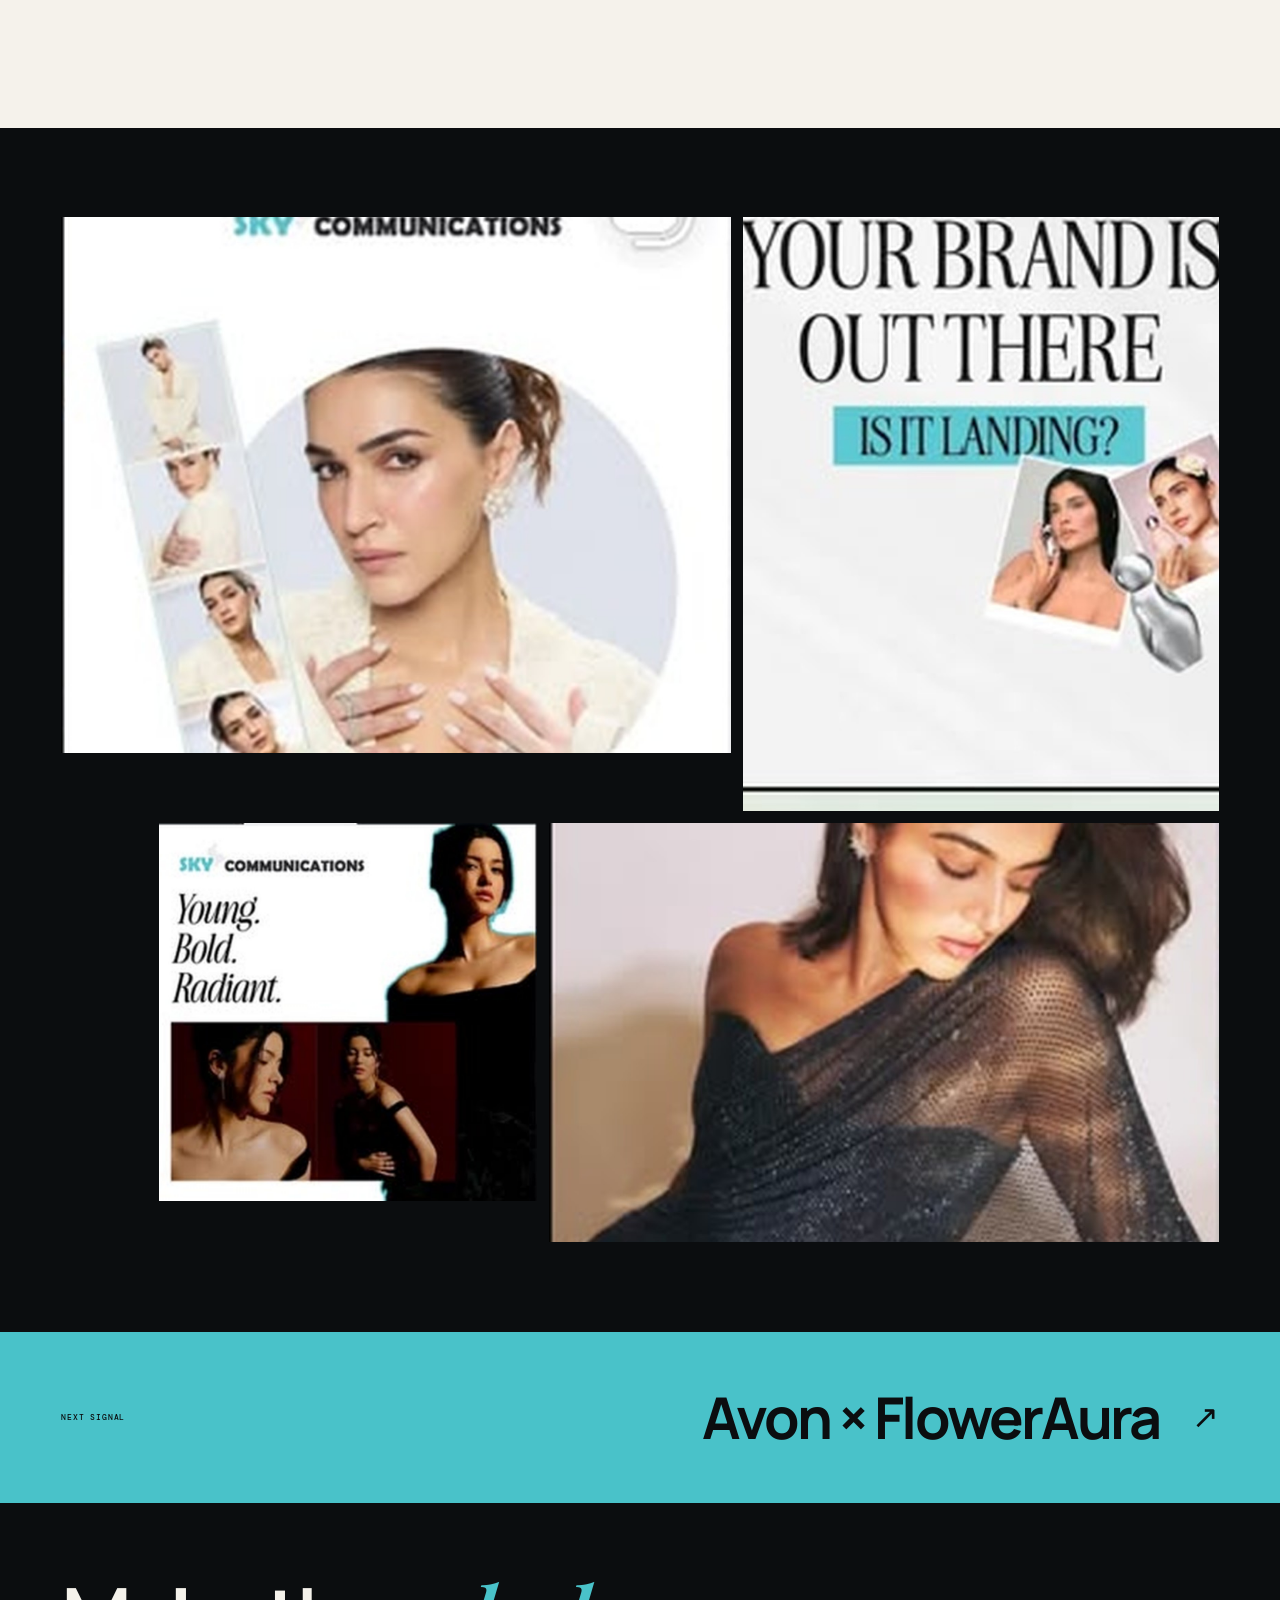
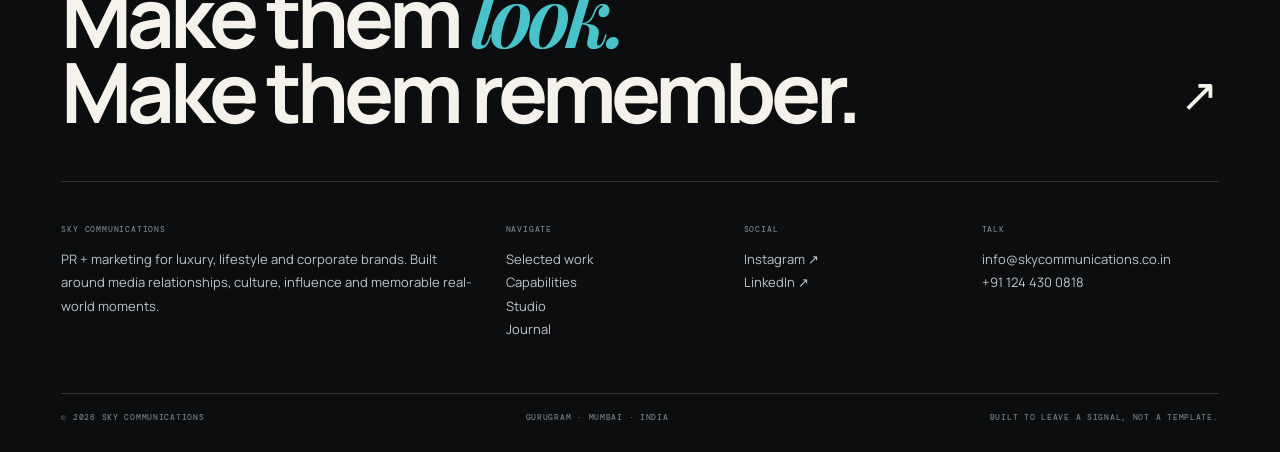
<file: case-khurana.html>
<!doctype html><html lang="en"><head><meta charset="utf-8"><meta name="viewport" content="width=device-width,initial-scale=1,viewport-fit=cover"><meta name="theme-color" content="#0a0d10"><title>KHURANA — Sky Communications</title><meta name="description" content="Kriti Sanon at the Femina Beauty Awards wearing Khurana Jewellery House — a placement where celebrity, occasion and product context aligned."><link rel="icon" href="assets/images/sky-mark.png"><link rel="stylesheet" href="assets/css/style.css"></head><body>
<div id="loader"><div class="loader-inner"><div class="loader-meta"><span>SKY COMMUNICATIONS</span><span>Signal incoming</span></div><div class="loader-logo"><img src="assets/images/sky-logo-light.png" alt="Sky Communications"></div><div class="loader-bar"><span></span></div></div></div>
<div class="page-wipe"></div><div class="scroll-progress"></div><div class="cursor"></div><div class="cursor-label"></div>
<nav class="site-nav ">
  <a class="brand" href="index.html" aria-label="Sky Communications home"><img class="brand-logo brand-logo-on-dark" src="assets/images/sky-logo-light.png" alt="Sky Communications"><img class="brand-logo brand-logo-on-light" src="assets/images/sky-logo.png" alt="Sky Communications"></a>
  <div class="nav-links"><a href="index.html" class="">Home</a><a href="work.html" class="active">Work</a><a href="services.html" class="">Services</a><a href="studio.html" class="">Studio</a><a href="journal.html" class="">Journal</a><a class="nav-cta" href="contact.html">Start a conversation ↗</a></div>
  <button class="nav-toggle" aria-label="Open menu" aria-expanded="false"><span></span><span></span></button>
</nav>
<div class="mobile-panel"><a href="index.html">Home</a><a href="work.html">Work</a><a href="services.html">Services</a><a href="studio.html">Studio</a><a href="journal.html">Journal</a><a href="contact.html">Contact</a><div class="mobile-panel-meta"><span>Gurugram / Mumbai</span><span>PR / Culture / Influence</span></div></div>

<main>
<section class="case-hero">
  <div class="case-hero-copy"><div class="inner-kicker">JEWELLERY / CELEBRITY / EDITORIAL</div><h1>KHURANA<br><em>JEWELLERY</em></h1><p>Kriti Sanon at the Femina Beauty Awards wearing Khurana Jewellery House — a placement where celebrity, occasion and product context aligned.</p><div class="case-meta"><span>Celebrity seeding</span><span>Jewellery PR</span><span>Editorial</span><span>Visibility</span></div></div>
  <div class="case-hero-image"><img src="assets/images/kriti-femina.jpg" alt="KHURANA JEWELLERY"></div>
</section>
<section class="section"><div class="case-story"><aside class="case-story-aside">THE STORY / NOT THE KPI THEATRE</aside><div class="case-story-copy"><h2>The strongest placement is the one that looks like it belonged there all along.</h2><p>Celebrity seeding is not simply getting product onto a famous person. The website should make the thinking visible: match the piece to the person, the moment and the media environment so the brand earns cultural proximity without shouting over the talent.</p><div class="story-steps"><div class="story-step"><span class="n">01</span><div><h3>Match the moment</h3><p>Awards-night jewellery needs a different point of view from daytime editorial, airport visibility or a campaign shoot.</p></div></div><div class="story-step"><span class="n">02</span><div><h3>Protect the product story</h3><p>The placement should elevate the jewellery instead of turning it into a footnote.</p></div></div><div class="story-step"><span class="n">03</span><div><h3>Amplify with context</h3><p>Use the celebrity moment as the starting point for editorial, social and brand storytelling.</p></div></div></div></div></div></section>
<section class="section-tight ink-bg"><div class="case-gallery"><figure class="g1"><img src="assets/images/kriti-femina.jpg" alt=""></figure><figure class="g2"><img src="assets/images/kiara-grazia.jpg" alt=""></figure><figure class="g3"><img src="assets/images/editorial-shanaya.jpg" alt=""></figure><figure class="g4"><img src="assets/images/black-saree.jpg" alt=""></figure></div></section>
<a class="next-case" href="case-avon.html" data-cursor="NEXT"><span>Next signal</span><strong>Avon × FlowerAura</strong><i>↗</i></a>
</main>
<footer class="footer">
  <a href="contact.html" class="footer-cta" data-cursor="HELLO">
    <h2>Make them <em>look.</em><br>Make them remember.</h2><span class="footer-arrow">↗</span>
  </a>
  <div class="footer-grid">
    <div class="footer-col"><h4>Sky Communications</h4><p>PR + marketing for luxury, lifestyle and corporate brands. Built around media relationships, culture, influence and memorable real-world moments.</p></div>
    <div class="footer-col"><h4>Navigate</h4><a href="work.html">Selected work</a><a href="services.html">Capabilities</a><a href="studio.html">Studio</a><a href="journal.html">Journal</a></div>
    <div class="footer-col"><h4>Social</h4><a href="https://www.instagram.com/skycommn/" target="_blank" rel="noreferrer">Instagram ↗</a><a href="https://www.linkedin.com/company/sky-communications-pr/" target="_blank" rel="noreferrer">LinkedIn ↗</a></div>
    <div class="footer-col"><h4>Talk</h4><a href="mailto:info@skycommunications.co.in">info@skycommunications.co.in</a><a href="tel:+911244300818">+91 124 430 0818</a></div>
  </div>
  <div class="footer-bottom"><span>© <span data-year></span> Sky Communications</span><span>Gurugram · Mumbai · India</span><span>Built to leave a signal, not a template.</span></div>
</footer>
<script src="assets/js/site.js"></script>
</body></html>
</file>
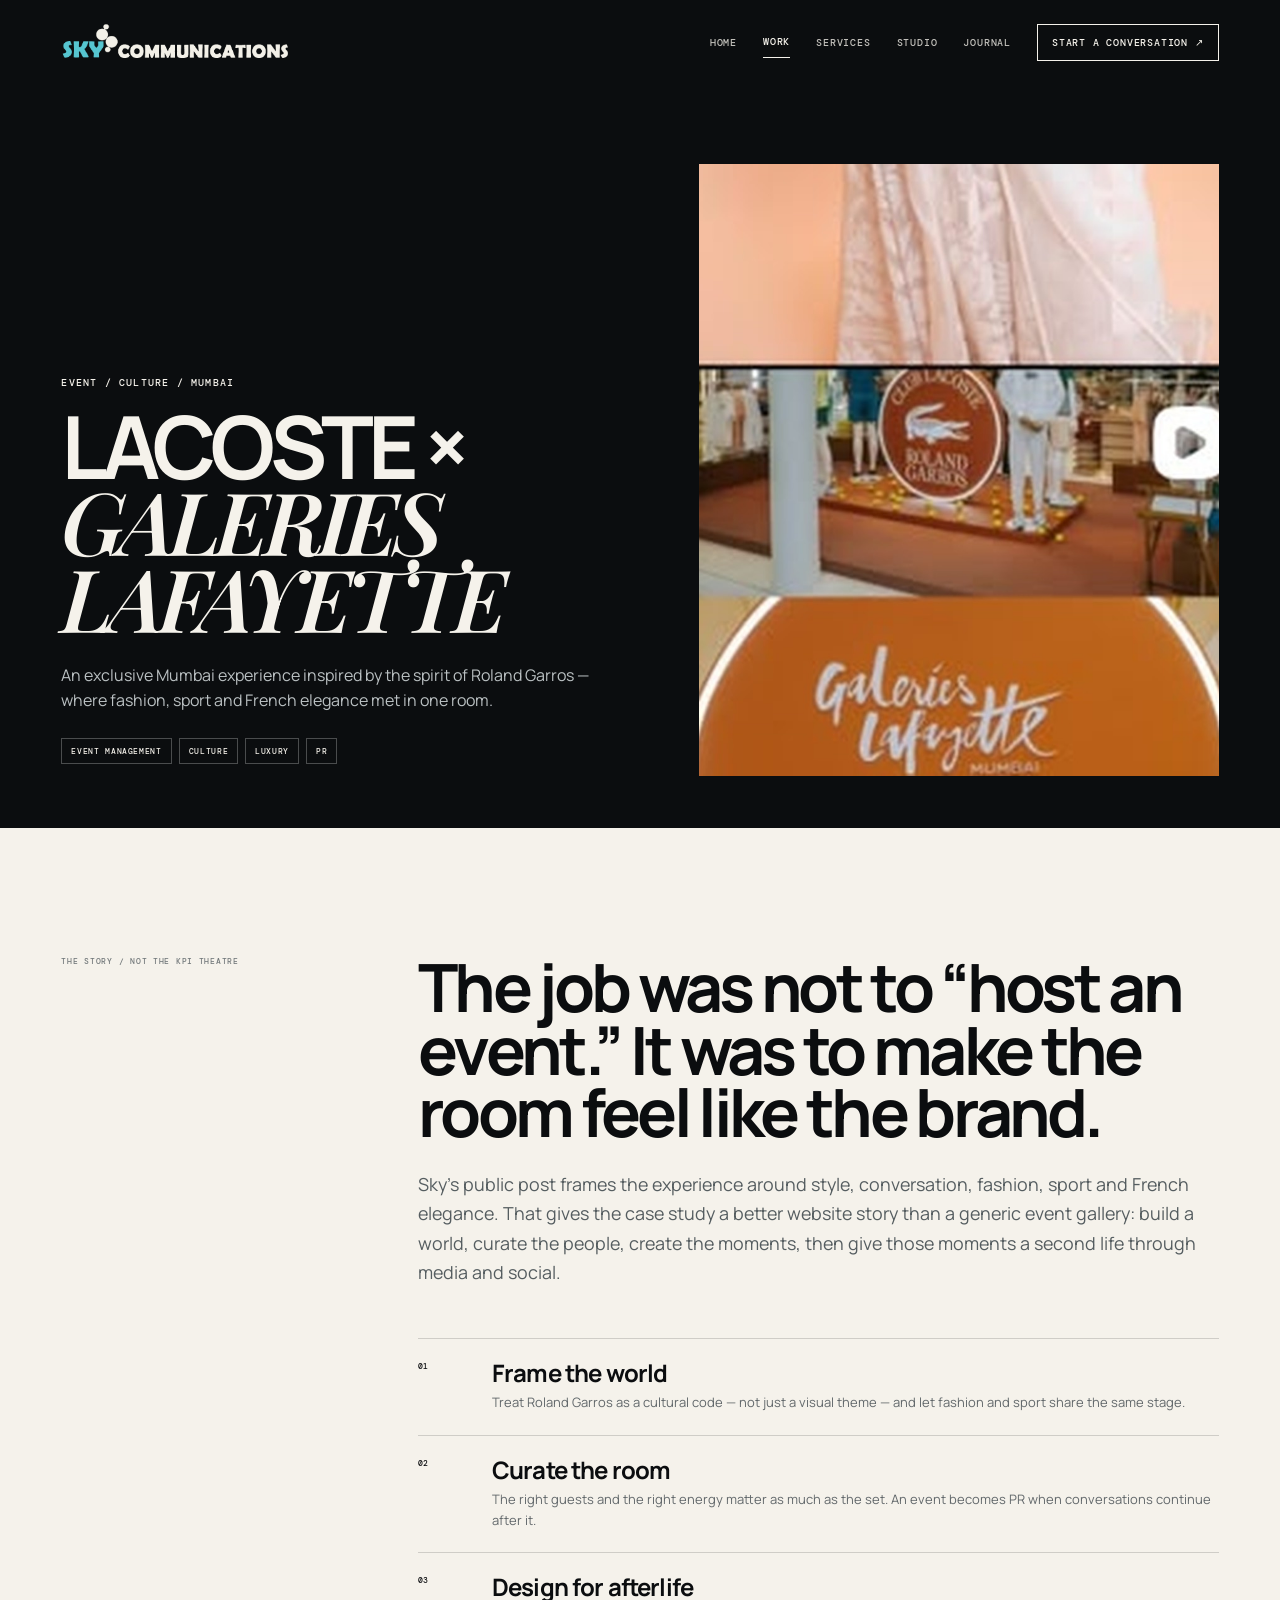
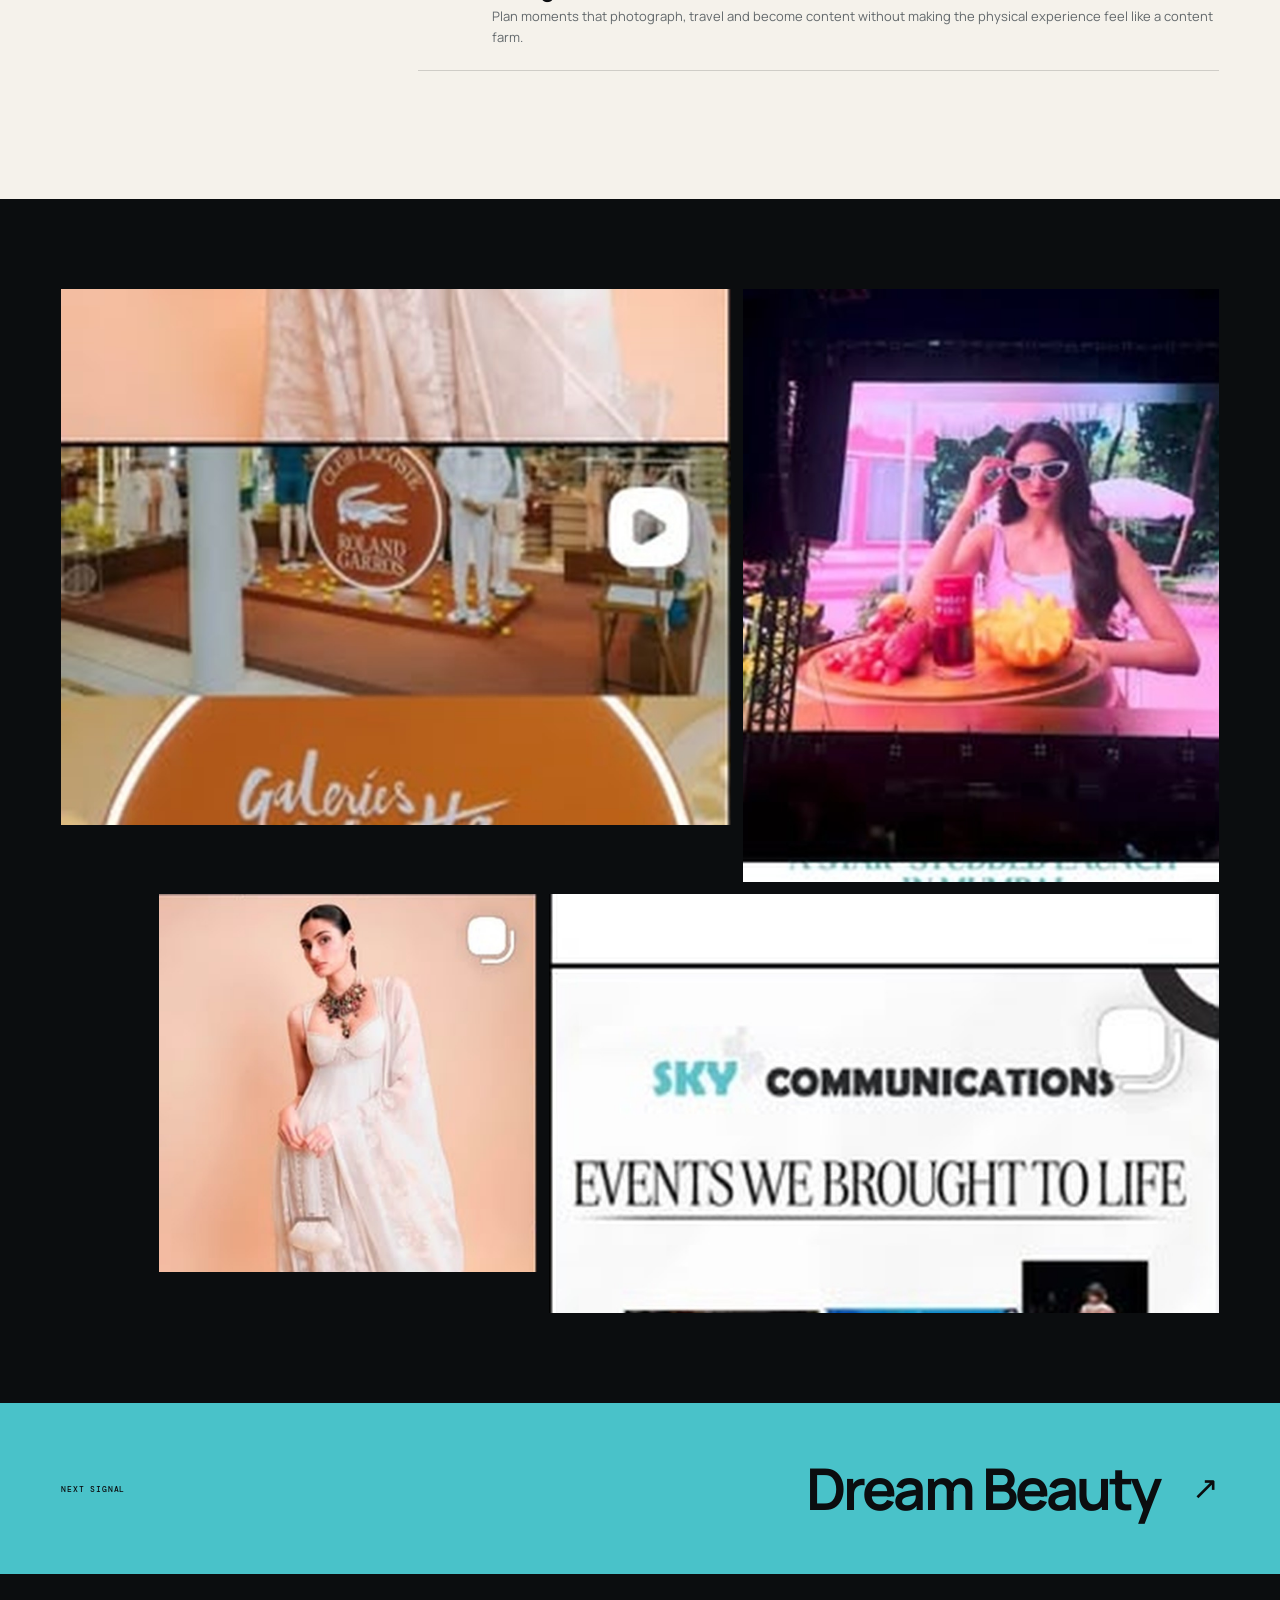
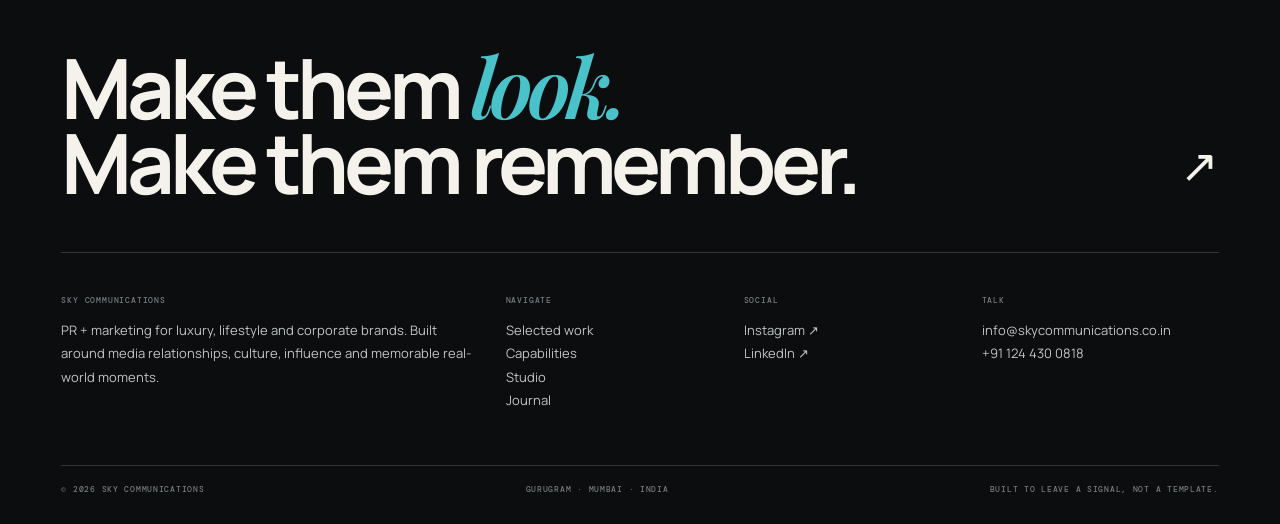
<file: case-lacoste.html>
<!doctype html><html lang="en"><head><meta charset="utf-8"><meta name="viewport" content="width=device-width,initial-scale=1,viewport-fit=cover"><meta name="theme-color" content="#0a0d10"><title>LACOSTE × — Sky Communications</title><meta name="description" content="An exclusive Mumbai experience inspired by the spirit of Roland Garros — where fashion, sport and French elegance met in one room."><link rel="icon" href="assets/images/sky-mark.png"><link rel="stylesheet" href="assets/css/style.css"></head><body>
<div id="loader"><div class="loader-inner"><div class="loader-meta"><span>SKY COMMUNICATIONS</span><span>Signal incoming</span></div><div class="loader-logo"><img src="assets/images/sky-logo-light.png" alt="Sky Communications"></div><div class="loader-bar"><span></span></div></div></div>
<div class="page-wipe"></div><div class="scroll-progress"></div><div class="cursor"></div><div class="cursor-label"></div>
<nav class="site-nav ">
  <a class="brand" href="index.html" aria-label="Sky Communications home"><img class="brand-logo brand-logo-on-dark" src="assets/images/sky-logo-light.png" alt="Sky Communications"><img class="brand-logo brand-logo-on-light" src="assets/images/sky-logo.png" alt="Sky Communications"></a>
  <div class="nav-links"><a href="index.html" class="">Home</a><a href="work.html" class="active">Work</a><a href="services.html" class="">Services</a><a href="studio.html" class="">Studio</a><a href="journal.html" class="">Journal</a><a class="nav-cta" href="contact.html">Start a conversation ↗</a></div>
  <button class="nav-toggle" aria-label="Open menu" aria-expanded="false"><span></span><span></span></button>
</nav>
<div class="mobile-panel"><a href="index.html">Home</a><a href="work.html">Work</a><a href="services.html">Services</a><a href="studio.html">Studio</a><a href="journal.html">Journal</a><a href="contact.html">Contact</a><div class="mobile-panel-meta"><span>Gurugram / Mumbai</span><span>PR / Culture / Influence</span></div></div>

<main>
<section class="case-hero">
  <div class="case-hero-copy"><div class="inner-kicker">EVENT / CULTURE / MUMBAI</div><h1>LACOSTE ×<br><em>GALERIES LAFAYETTE</em></h1><p>An exclusive Mumbai experience inspired by the spirit of Roland Garros — where fashion, sport and French elegance met in one room.</p><div class="case-meta"><span>Event management</span><span>Culture</span><span>Luxury</span><span>PR</span></div></div>
  <div class="case-hero-image"><img src="assets/images/lacoste-event.jpg" alt="LACOSTE × GALERIES LAFAYETTE"></div>
</section>
<section class="section"><div class="case-story"><aside class="case-story-aside">THE STORY / NOT THE KPI THEATRE</aside><div class="case-story-copy"><h2>The job was not to “host an event.” It was to make the room feel like the brand.</h2><p>Sky’s public post frames the experience around style, conversation, fashion, sport and French elegance. That gives the case study a better website story than a generic event gallery: build a world, curate the people, create the moments, then give those moments a second life through media and social.</p><div class="story-steps"><div class="story-step"><span class="n">01</span><div><h3>Frame the world</h3><p>Treat Roland Garros as a cultural code — not just a visual theme — and let fashion and sport share the same stage.</p></div></div><div class="story-step"><span class="n">02</span><div><h3>Curate the room</h3><p>The right guests and the right energy matter as much as the set. An event becomes PR when conversations continue after it.</p></div></div><div class="story-step"><span class="n">03</span><div><h3>Design for afterlife</h3><p>Plan moments that photograph, travel and become content without making the physical experience feel like a content farm.</p></div></div></div></div></div></section>
<section class="section-tight ink-bg"><div class="case-gallery"><figure class="g1"><img src="assets/images/lacoste-event.jpg" alt=""></figure><figure class="g2"><img src="assets/images/mumbai-moments.jpg" alt=""></figure><figure class="g3"><img src="assets/images/luxury-white.jpg" alt=""></figure><figure class="g4"><img src="assets/images/events-life.jpg" alt=""></figure></div></section>
<a class="next-case" href="case-dream-beauty.html" data-cursor="NEXT"><span>Next signal</span><strong>Dream Beauty</strong><i>↗</i></a>
</main>
<footer class="footer">
  <a href="contact.html" class="footer-cta" data-cursor="HELLO">
    <h2>Make them <em>look.</em><br>Make them remember.</h2><span class="footer-arrow">↗</span>
  </a>
  <div class="footer-grid">
    <div class="footer-col"><h4>Sky Communications</h4><p>PR + marketing for luxury, lifestyle and corporate brands. Built around media relationships, culture, influence and memorable real-world moments.</p></div>
    <div class="footer-col"><h4>Navigate</h4><a href="work.html">Selected work</a><a href="services.html">Capabilities</a><a href="studio.html">Studio</a><a href="journal.html">Journal</a></div>
    <div class="footer-col"><h4>Social</h4><a href="https://www.instagram.com/skycommn/" target="_blank" rel="noreferrer">Instagram ↗</a><a href="https://www.linkedin.com/company/sky-communications-pr/" target="_blank" rel="noreferrer">LinkedIn ↗</a></div>
    <div class="footer-col"><h4>Talk</h4><a href="mailto:info@skycommunications.co.in">info@skycommunications.co.in</a><a href="tel:+911244300818">+91 124 430 0818</a></div>
  </div>
  <div class="footer-bottom"><span>© <span data-year></span> Sky Communications</span><span>Gurugram · Mumbai · India</span><span>Built to leave a signal, not a template.</span></div>
</footer>
<script src="assets/js/site.js"></script>
</body></html>
</file>
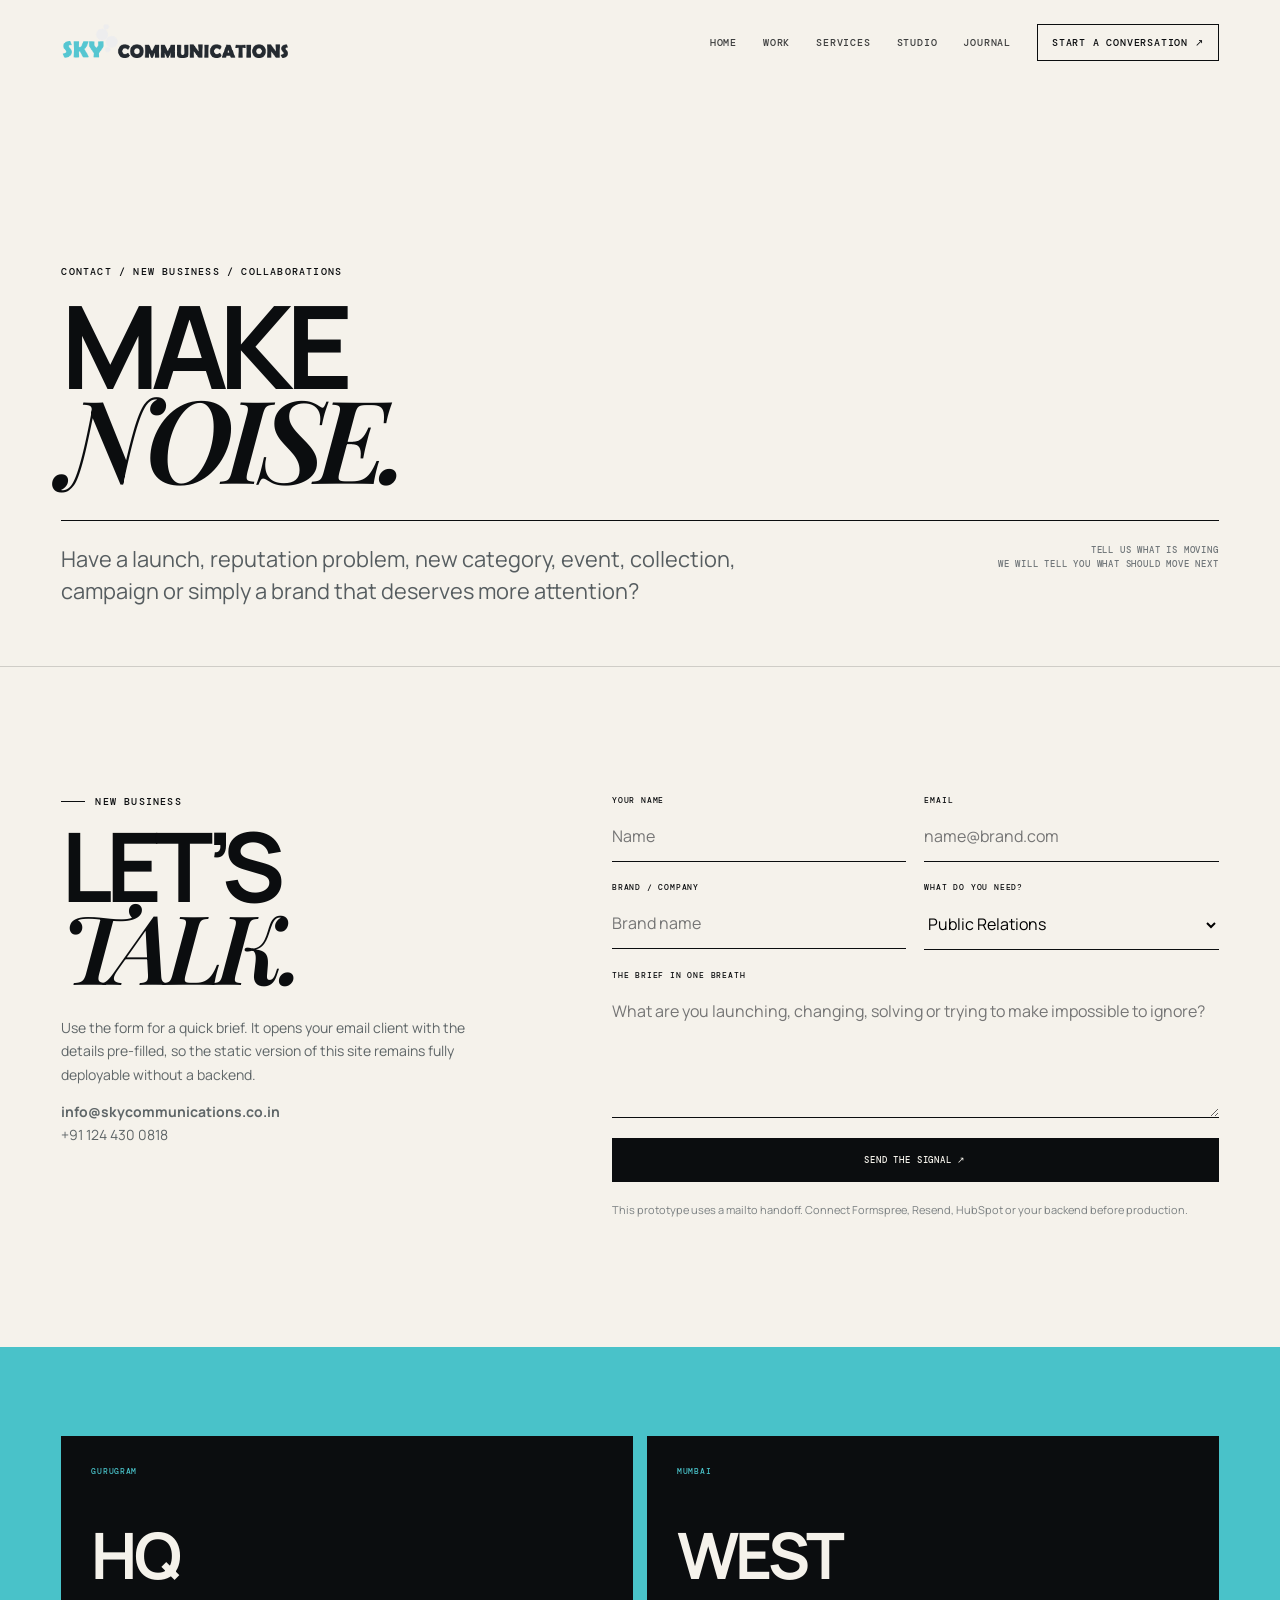
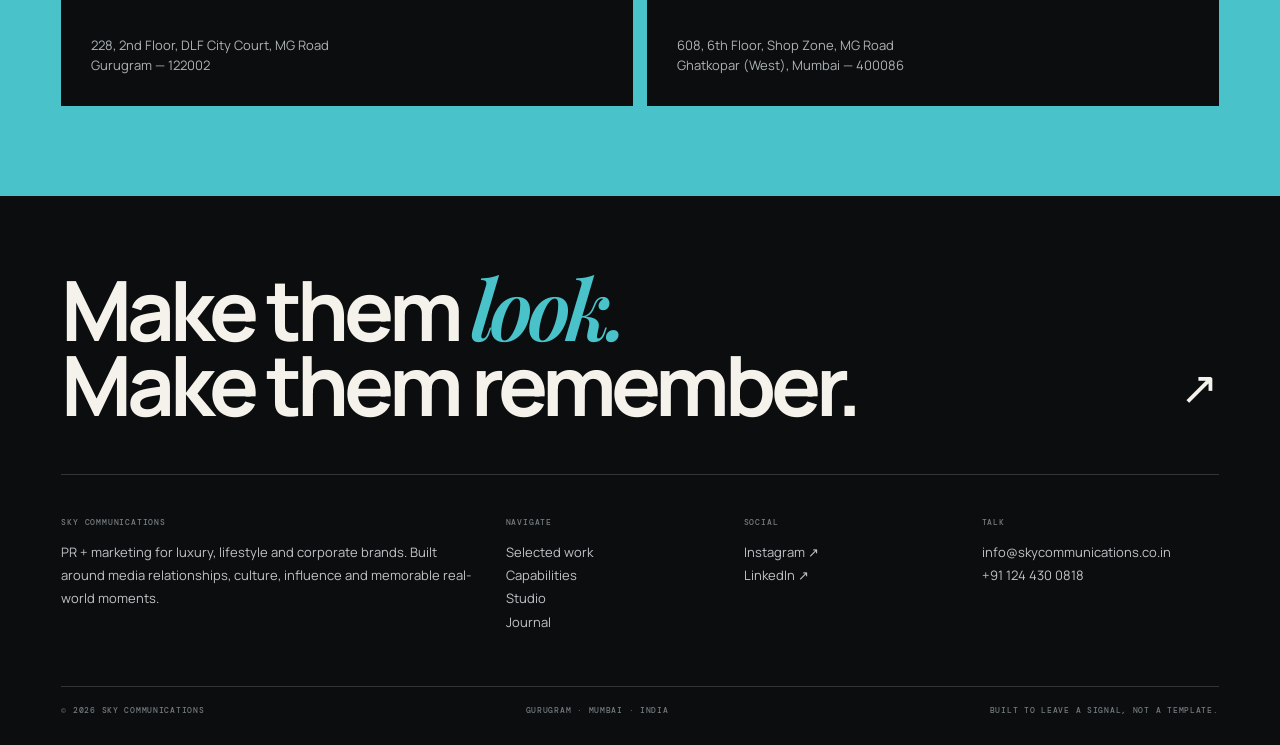
<file: contact.html>
<!doctype html><html lang="en"><head><meta charset="utf-8"><meta name="viewport" content="width=device-width,initial-scale=1,viewport-fit=cover"><meta name="theme-color" content="#0a0d10"><title>Contact — Sky Communications</title><meta name="description" content="Contact Sky Communications in Gurugram or Mumbai for PR, media, events, influence and marketing enquiries."><link rel="icon" href="assets/images/sky-mark.png"><link rel="stylesheet" href="assets/css/style.css"></head><body>
<div id="loader"><div class="loader-inner"><div class="loader-meta"><span>SKY COMMUNICATIONS</span><span>Signal incoming</span></div><div class="loader-logo"><img src="assets/images/sky-logo-light.png" alt="Sky Communications"></div><div class="loader-bar"><span></span></div></div></div>
<div class="page-wipe"></div><div class="scroll-progress"></div><div class="cursor"></div><div class="cursor-label"></div>
<nav class="site-nav darktext">
  <a class="brand" href="index.html" aria-label="Sky Communications home"><img class="brand-logo brand-logo-on-dark" src="assets/images/sky-logo-light.png" alt="Sky Communications"><img class="brand-logo brand-logo-on-light" src="assets/images/sky-logo.png" alt="Sky Communications"></a>
  <div class="nav-links"><a href="index.html" class="">Home</a><a href="work.html" class="">Work</a><a href="services.html" class="">Services</a><a href="studio.html" class="">Studio</a><a href="journal.html" class="">Journal</a><a class="nav-cta" href="contact.html">Start a conversation ↗</a></div>
  <button class="nav-toggle" aria-label="Open menu" aria-expanded="false"><span></span><span></span></button>
</nav>
<div class="mobile-panel"><a href="index.html">Home</a><a href="work.html">Work</a><a href="services.html">Services</a><a href="studio.html">Studio</a><a href="journal.html">Journal</a><a href="contact.html">Contact</a><div class="mobile-panel-meta"><span>Gurugram / Mumbai</span><span>PR / Culture / Influence</span></div></div>

<main>
<section class="inner-hero">
  <div class="inner-kicker">CONTACT / NEW BUSINESS / COLLABORATIONS</div><h1 class="inner-title">MAKE<br><em>NOISE.</em></h1>
  <div class="inner-deck"><p>Have a launch, reputation problem, new category, event, collection, campaign or simply a brand that deserves more attention?</p><div class="right">Tell us what is moving<br>We will tell you what should move next</div></div>
</section>
<section class="section rule">
  <div class="contact-grid">
    <div class="contact-left"><div class="eyebrow">New business</div><h2>LET’S<br><em>TALK.</em></h2><p>Use the form for a quick brief. It opens your email client with the details pre-filled, so the static version of this site remains fully deployable without a backend.</p><p><strong>info@skycommunications.co.in</strong><br>+91 124 430 0818</p></div>
    <form class="contact-form" id="contactForm">
      <div class="field"><label for="name">Your name</label><input id="name" name="name" required placeholder="Name"></div>
      <div class="field"><label for="email">Email</label><input id="email" type="email" name="email" required placeholder="name@brand.com"></div>
      <div class="field"><label for="brand">Brand / company</label><input id="brand" name="brand" placeholder="Brand name"></div>
      <div class="field"><label for="service">What do you need?</label><select id="service" name="service"><option>Public Relations</option><option>Brand Management</option><option>Events & Experiences</option><option>Celebrity / Influence</option><option>Content & Social</option><option>Crisis / Reputation</option><option>Something else</option></select></div>
      <div class="field full"><label for="message">The brief in one breath</label><textarea id="message" name="message" required placeholder="What are you launching, changing, solving or trying to make impossible to ignore?"></textarea></div>
      <button class="submit-btn" type="submit">Send the signal ↗</button><div class="form-note">This prototype uses a mailto handoff. Connect Formspree, Resend, HubSpot or your backend before production.</div>
    </form>
  </div>
</section>
<section class="section-tight sky-bg"><div class="locations"><article class="location"><span>Gurugram</span><h3>HQ</h3><p>228, 2nd Floor, DLF City Court, MG Road<br>Gurugram — 122002</p></article><article class="location"><span>Mumbai</span><h3>WEST</h3><p>608, 6th Floor, Shop Zone, MG Road<br>Ghatkopar (West), Mumbai — 400086</p></article></div></section>
</main>
<footer class="footer">
  <a href="contact.html" class="footer-cta" data-cursor="HELLO">
    <h2>Make them <em>look.</em><br>Make them remember.</h2><span class="footer-arrow">↗</span>
  </a>
  <div class="footer-grid">
    <div class="footer-col"><h4>Sky Communications</h4><p>PR + marketing for luxury, lifestyle and corporate brands. Built around media relationships, culture, influence and memorable real-world moments.</p></div>
    <div class="footer-col"><h4>Navigate</h4><a href="work.html">Selected work</a><a href="services.html">Capabilities</a><a href="studio.html">Studio</a><a href="journal.html">Journal</a></div>
    <div class="footer-col"><h4>Social</h4><a href="https://www.instagram.com/skycommn/" target="_blank" rel="noreferrer">Instagram ↗</a><a href="https://www.linkedin.com/company/sky-communications-pr/" target="_blank" rel="noreferrer">LinkedIn ↗</a></div>
    <div class="footer-col"><h4>Talk</h4><a href="mailto:info@skycommunications.co.in">info@skycommunications.co.in</a><a href="tel:+911244300818">+91 124 430 0818</a></div>
  </div>
  <div class="footer-bottom"><span>© <span data-year></span> Sky Communications</span><span>Gurugram · Mumbai · India</span><span>Built to leave a signal, not a template.</span></div>
</footer>
<script src="assets/js/site.js"></script>
</body></html>
</file>
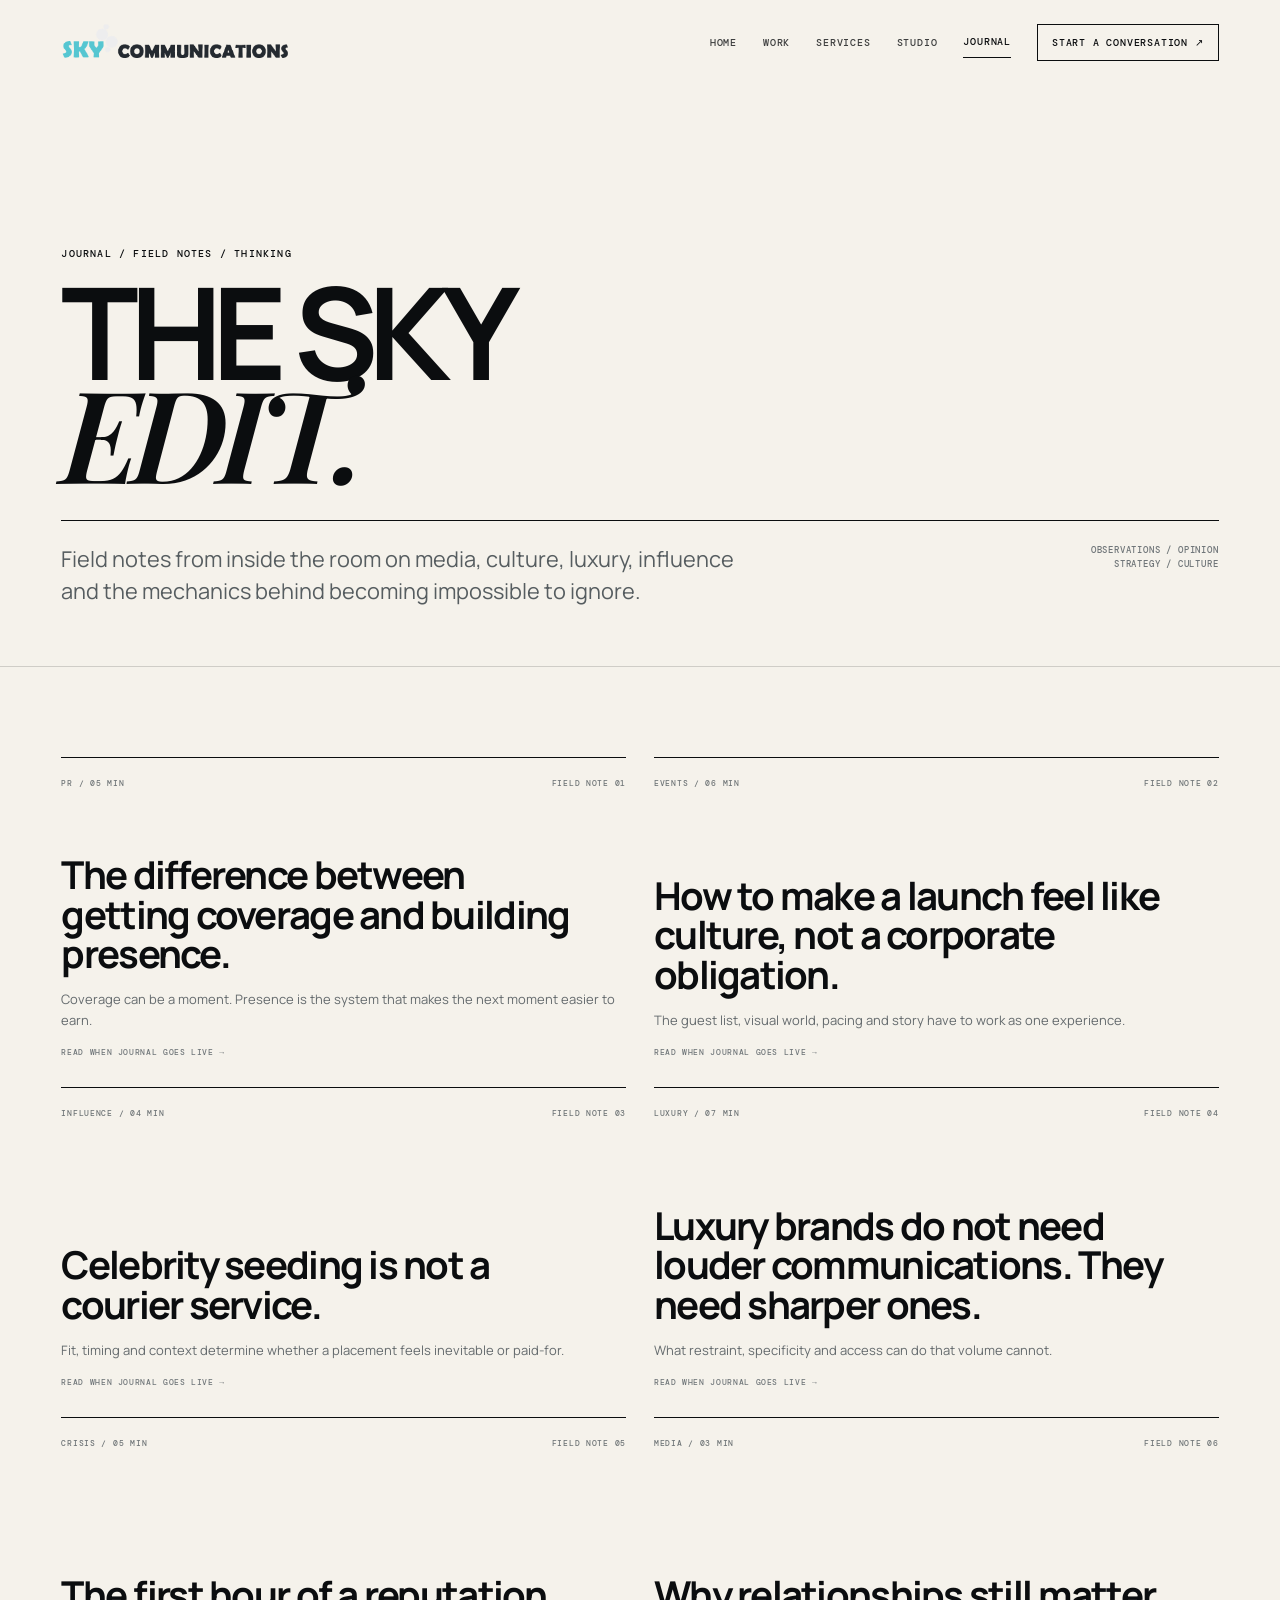
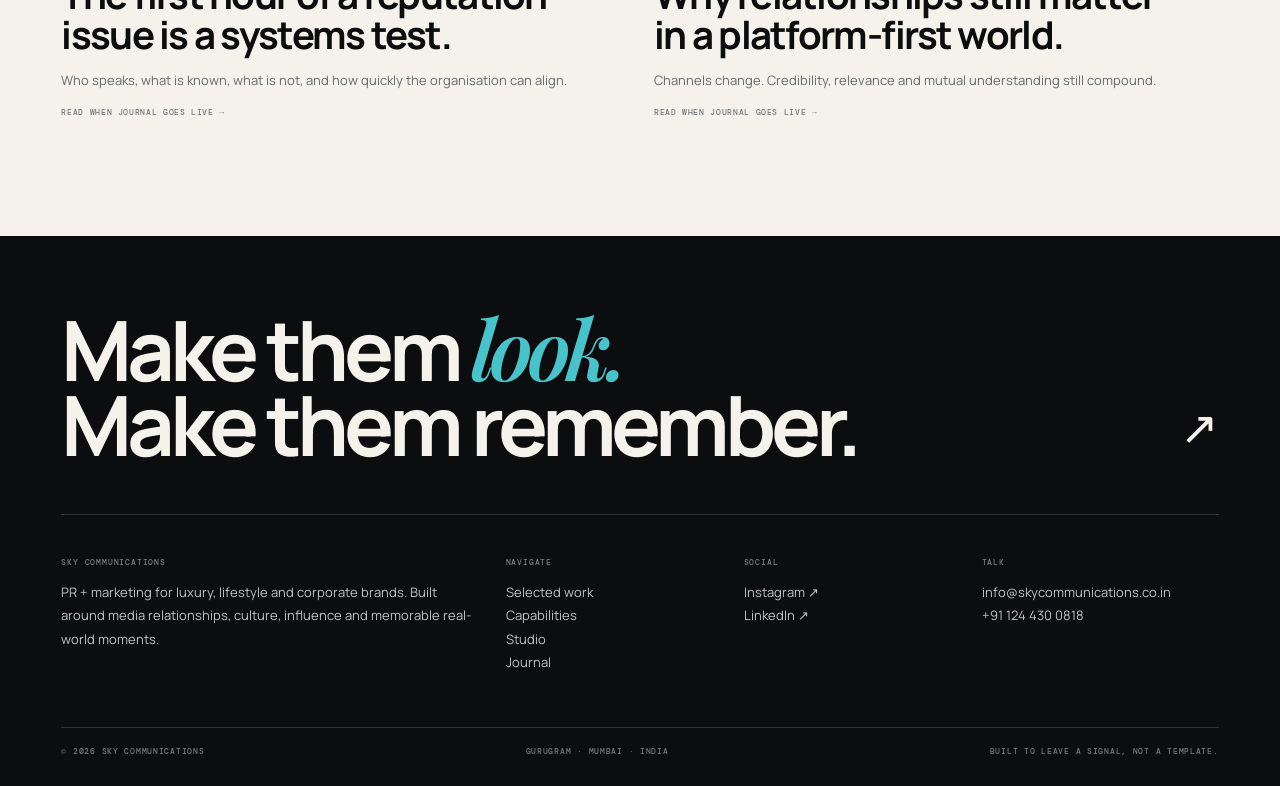
<file: journal.html>
<!doctype html><html lang="en"><head><meta charset="utf-8"><meta name="viewport" content="width=device-width,initial-scale=1,viewport-fit=cover"><meta name="theme-color" content="#0a0d10"><title>Journal . Sky Communications</title><meta name="description" content="Field notes on public relations, media, luxury, events and influence from Sky Communications."><link rel="icon" href="assets/images/sky-mark.png"><link rel="stylesheet" href="assets/css/style.css"></head><body>
<div id="loader"><div class="loader-inner"><div class="loader-meta"><span>SKY COMMUNICATIONS</span><span>Signal incoming</span></div><div class="loader-logo"><img src="assets/images/sky-logo-light.png" alt="Sky Communications"></div><div class="loader-bar"><span></span></div></div></div>
<div class="page-wipe"></div><div class="scroll-progress"></div><div class="cursor"></div><div class="cursor-label"></div>
<nav class="site-nav darktext">
  <a class="brand" href="index.html" aria-label="Sky Communications home"><img class="brand-logo brand-logo-on-dark" src="assets/images/sky-logo-light.png" alt="Sky Communications"><img class="brand-logo brand-logo-on-light" src="assets/images/sky-logo.png" alt="Sky Communications"></a>
  <div class="nav-links"><a href="index.html" class="">Home</a><a href="work.html" class="">Work</a><a href="services.html" class="">Services</a><a href="studio.html" class="">Studio</a><a href="journal.html" class="active">Journal</a><a class="nav-cta" href="contact.html">Start a conversation ↗</a></div>
  <button class="nav-toggle" aria-label="Open menu" aria-expanded="false"><span></span><span></span></button>
</nav>
<div class="mobile-panel"><a href="index.html">Home</a><a href="work.html">Work</a><a href="services.html">Services</a><a href="studio.html">Studio</a><a href="journal.html">Journal</a><a href="contact.html">Contact</a><div class="mobile-panel-meta"><span>Gurugram / Mumbai</span><span>PR / Culture / Influence</span></div></div>

<main>
<section class="inner-hero journal-hero">
  <div class="inner-kicker">JOURNAL / FIELD NOTES / THINKING</div>
  <h1 class="inner-title journal-title"><span>THE SKY</span><br><em>EDIT.</em></h1>
  <div class="inner-deck"><p>Field notes from inside the room on media, culture, luxury, influence and the mechanics behind becoming impossible to ignore.</p><div class="right">OBSERVATIONS / OPINION<br>STRATEGY / CULTURE</div></div>
</section>
<section class="section-tight rule"><div class="journal-grid"><article class="journal-card feature reveal"><div class="journal-meta"><span>PR / 05 MIN</span><span>FIELD NOTE 01</span></div><h3>The difference between getting coverage and building presence.</h3><p>Coverage can be a moment. Presence is the system that makes the next moment easier to earn.</p><span class="read">Read when journal goes live →</span></article><article class="journal-card reveal"><div class="journal-meta"><span>EVENTS / 06 MIN</span><span>FIELD NOTE 02</span></div><h3>How to make a launch feel like culture, not a corporate obligation.</h3><p>The guest list, visual world, pacing and story have to work as one experience.</p><span class="read">Read when journal goes live →</span></article><article class="journal-card reveal"><div class="journal-meta"><span>INFLUENCE / 04 MIN</span><span>FIELD NOTE 03</span></div><h3>Celebrity seeding is not a courier service.</h3><p>Fit, timing and context determine whether a placement feels inevitable or paid-for.</p><span class="read">Read when journal goes live →</span></article><article class="journal-card reveal"><div class="journal-meta"><span>LUXURY / 07 MIN</span><span>FIELD NOTE 04</span></div><h3>Luxury brands do not need louder communications. They need sharper ones.</h3><p>What restraint, specificity and access can do that volume cannot.</p><span class="read">Read when journal goes live →</span></article><article class="journal-card reveal"><div class="journal-meta"><span>CRISIS / 05 MIN</span><span>FIELD NOTE 05</span></div><h3>The first hour of a reputation issue is a systems test.</h3><p>Who speaks, what is known, what is not, and how quickly the organisation can align.</p><span class="read">Read when journal goes live →</span></article><article class="journal-card reveal"><div class="journal-meta"><span>MEDIA / 03 MIN</span><span>FIELD NOTE 06</span></div><h3>Why relationships still matter in a platform-first world.</h3><p>Channels change. Credibility, relevance and mutual understanding still compound.</p><span class="read">Read when journal goes live →</span></article></div></section>
</main>
<footer class="footer">
  <a href="contact.html" class="footer-cta" data-cursor="HELLO">
    <h2>Make them <em>look.</em><br>Make them remember.</h2><span class="footer-arrow">↗</span>
  </a>
  <div class="footer-grid">
    <div class="footer-col"><h4>Sky Communications</h4><p>PR + marketing for luxury, lifestyle and corporate brands. Built around media relationships, culture, influence and memorable real-world moments.</p></div>
    <div class="footer-col"><h4>Navigate</h4><a href="work.html">Selected work</a><a href="services.html">Capabilities</a><a href="studio.html">Studio</a><a href="journal.html">Journal</a></div>
    <div class="footer-col"><h4>Social</h4><a href="https://www.instagram.com/skycommn/" target="_blank" rel="noreferrer">Instagram ↗</a><a href="https://www.linkedin.com/company/sky-communications-pr/" target="_blank" rel="noreferrer">LinkedIn ↗</a></div>
    <div class="footer-col"><h4>Talk</h4><a href="mailto:info@skycommunications.co.in">info@skycommunications.co.in</a><a href="tel:+911244300818">+91 124 430 0818</a></div>
  </div>
  <div class="footer-bottom"><span>© <span data-year></span> Sky Communications</span><span>Gurugram · Mumbai · India</span><span>Built to leave a signal, not a template.</span></div>
</footer>
<script src="assets/js/site.js"></script>
</body></html>
</file>
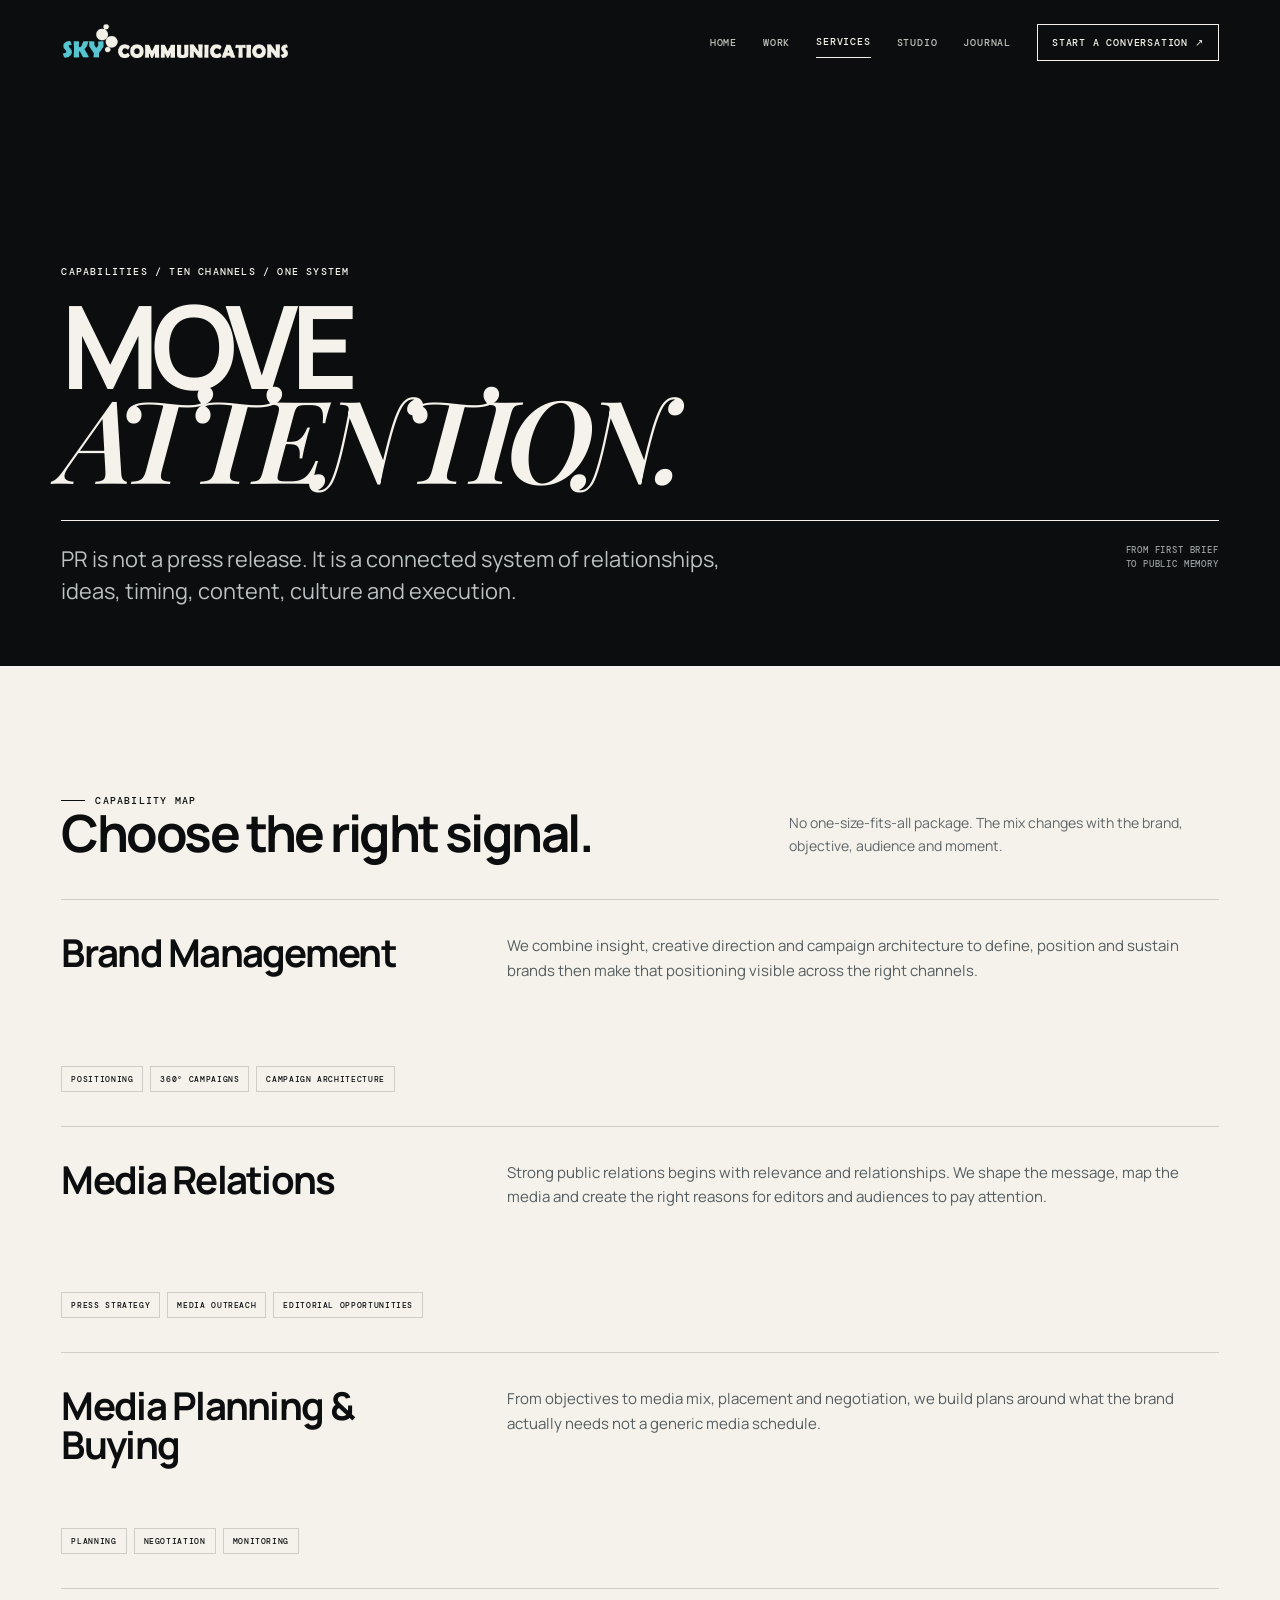
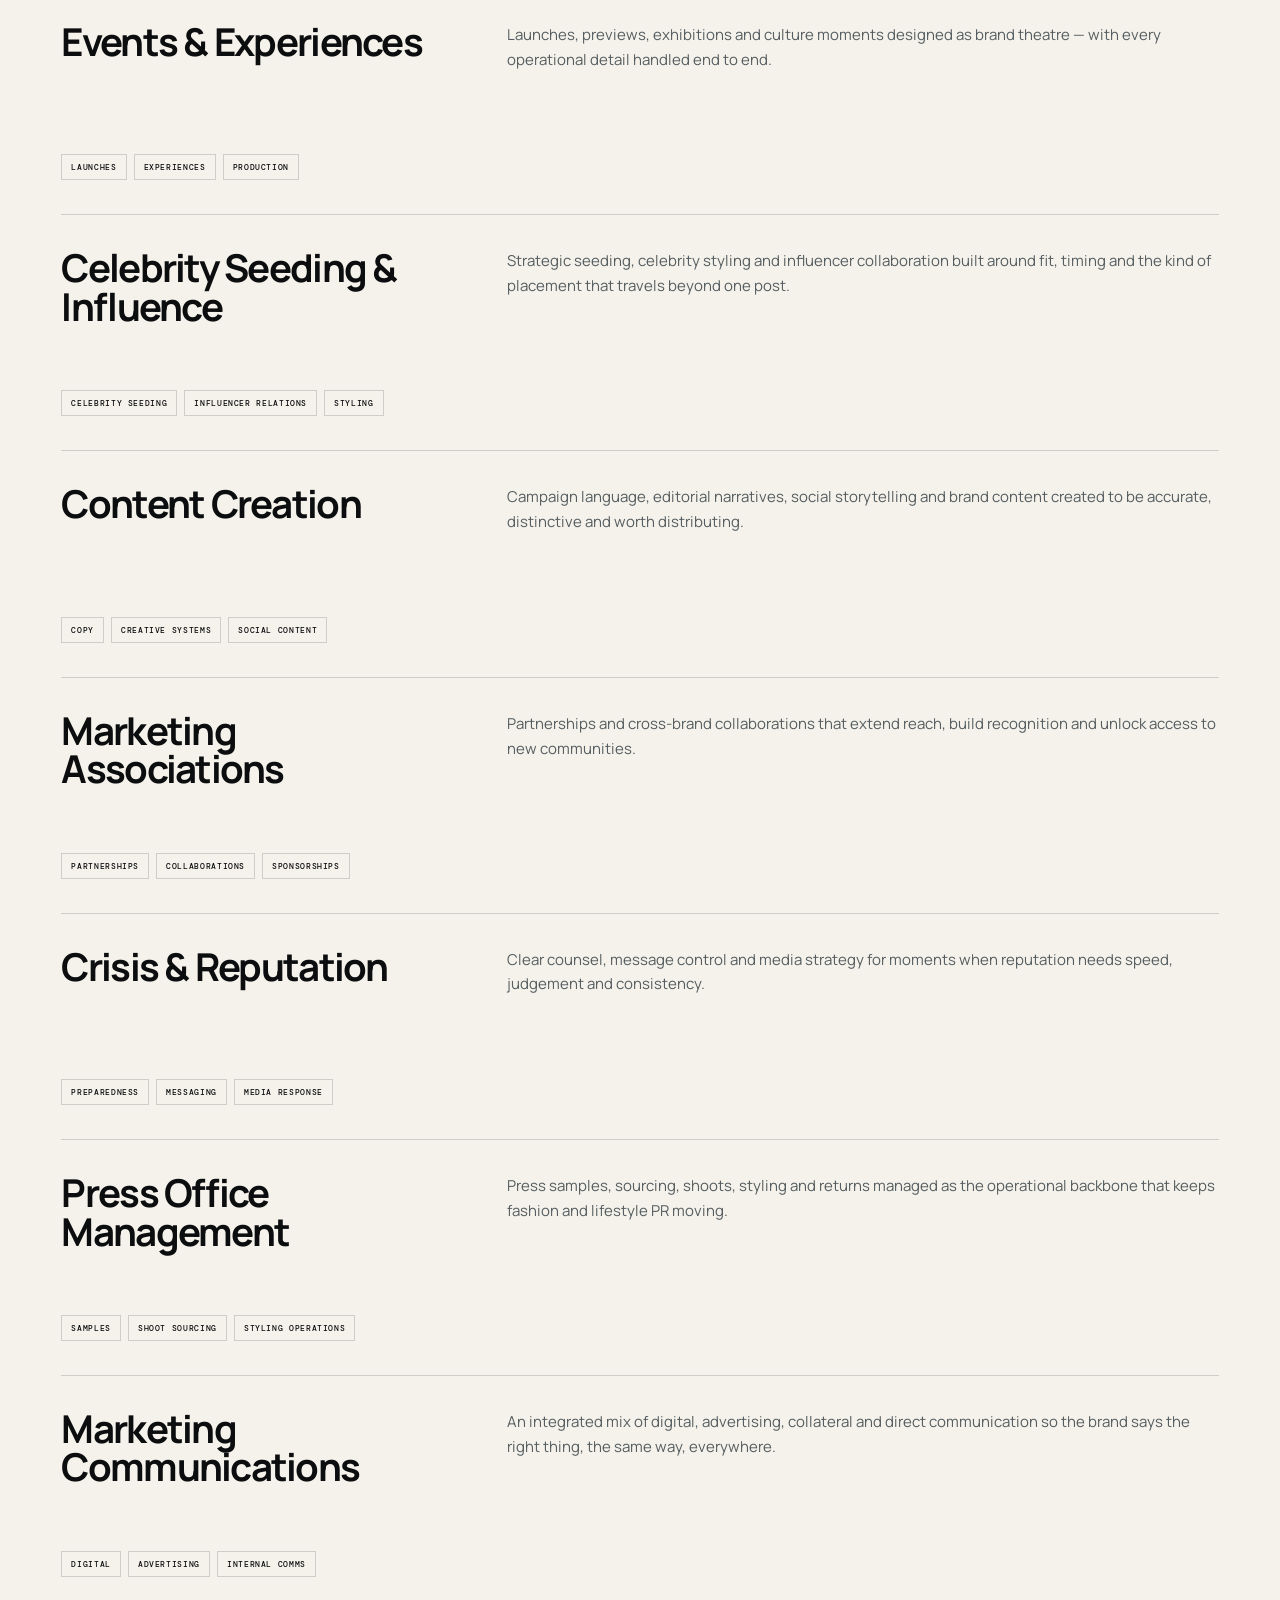
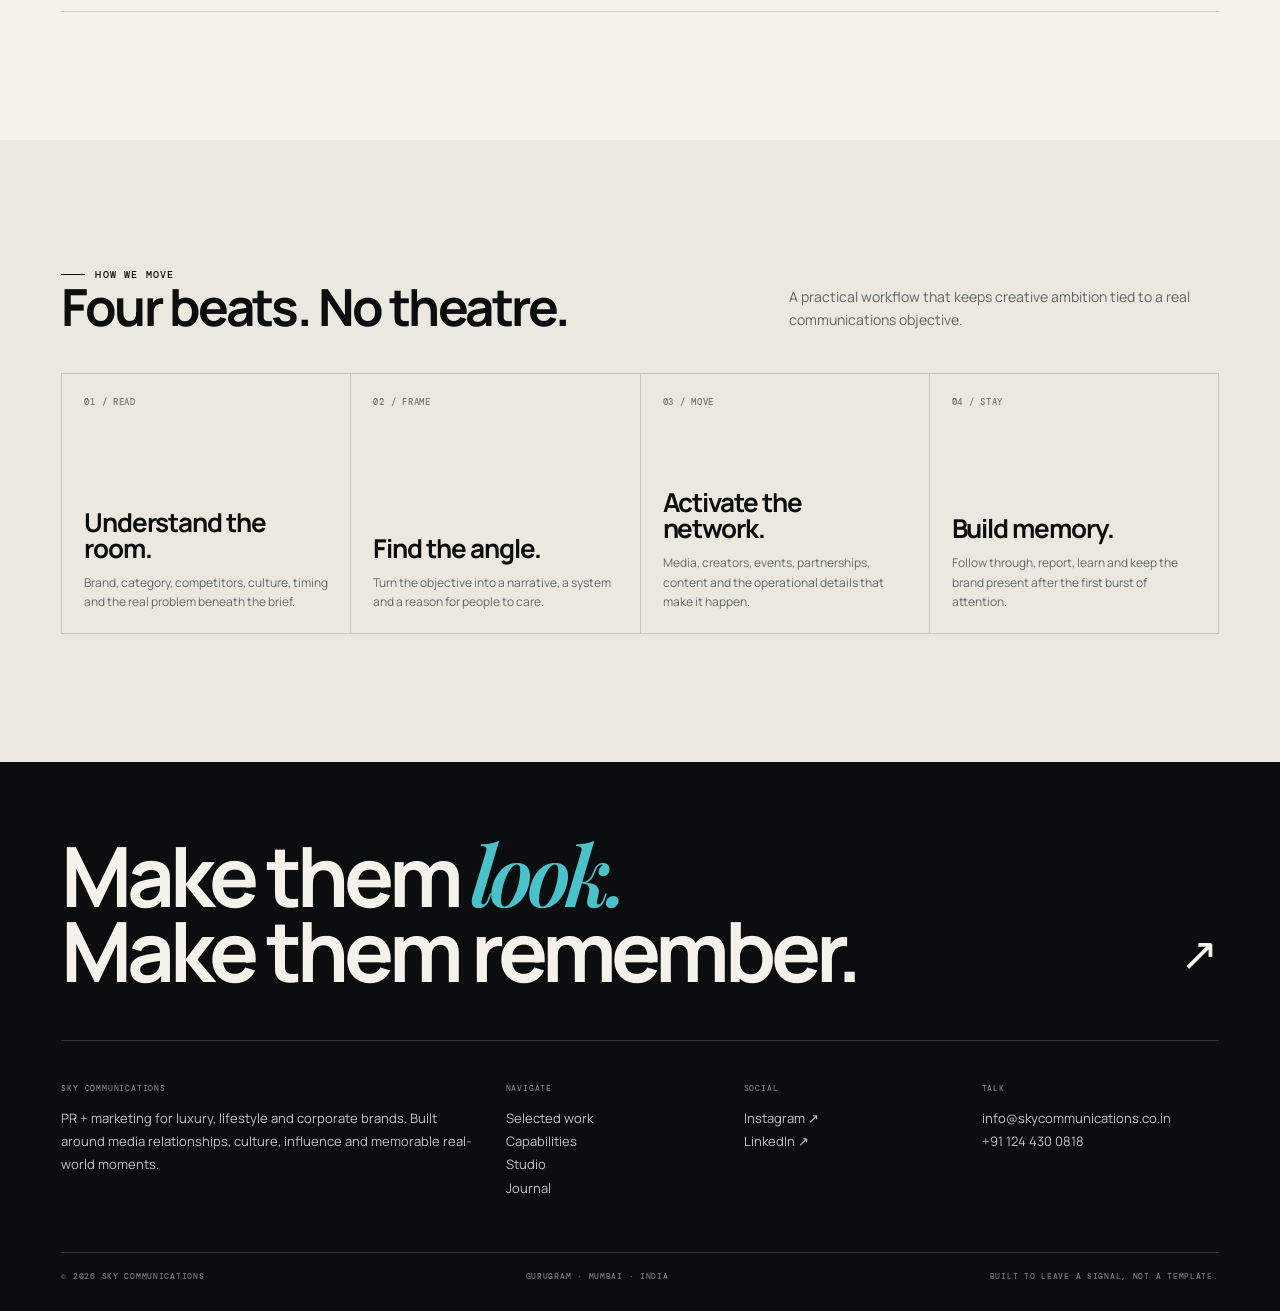
<file: services.html>
<!doctype html><html lang="en"><head><meta charset="utf-8"><meta name="viewport" content="width=device-width,initial-scale=1,viewport-fit=cover"><meta name="theme-color" content="#0a0d10"><title>Services — Sky Communications</title><meta name="description" content="PR, media, events, celebrity seeding, content, crisis communication and marketing services from Sky Communications."><link rel="icon" href="assets/images/sky-mark.png"><link rel="stylesheet" href="assets/css/style.css"></head><body>
<div id="loader"><div class="loader-inner"><div class="loader-meta"><span>SKY COMMUNICATIONS</span><span>Signal incoming</span></div><div class="loader-logo"><img src="assets/images/sky-logo-light.png" alt="Sky Communications"></div><div class="loader-bar"><span></span></div></div></div>
<div class="page-wipe"></div><div class="scroll-progress"></div><div class="cursor"></div><div class="cursor-label"></div>
<nav class="site-nav ">
  <a class="brand" href="index.html" aria-label="Sky Communications home"><img class="brand-logo brand-logo-on-dark" src="assets/images/sky-logo-light.png" alt="Sky Communications"><img class="brand-logo brand-logo-on-light" src="assets/images/sky-logo.png" alt="Sky Communications"></a>
  <div class="nav-links"><a href="index.html" class="">Home</a><a href="work.html" class="">Work</a><a href="services.html" class="active">Services</a><a href="studio.html" class="">Studio</a><a href="journal.html" class="">Journal</a><a class="nav-cta" href="contact.html">Start a conversation ↗</a></div>
  <button class="nav-toggle" aria-label="Open menu" aria-expanded="false"><span></span><span></span></button>
</nav>
<div class="mobile-panel"><a href="index.html">Home</a><a href="work.html">Work</a><a href="services.html">Services</a><a href="studio.html">Studio</a><a href="journal.html">Journal</a><a href="contact.html">Contact</a><div class="mobile-panel-meta"><span>Gurugram / Mumbai</span><span>PR / Culture / Influence</span></div></div>

<main>
<section class="inner-hero dark">
  <div class="inner-kicker">CAPABILITIES / TEN CHANNELS / ONE SYSTEM</div><h1 class="inner-title">MOVE<br><em>ATTENTION.</em></h1>
  <div class="inner-deck"><p>PR is not a press release. It is a connected system of relationships, ideas, timing, content, culture and execution.</p><div class="right">From first brief<br>to public memory</div></div>
</section>
<section class="section paper-bg">
  <div class="work-head"><div><div class="eyebrow">Capability map</div><h2 class="h3">Choose the right signal.</h2></div><p>No one-size-fits-all package. The mix changes with the brand, objective, audience and moment.</p></div>
  <article id="brand" class="service-detail reveal"><h3>Brand Management</h3><p>We combine insight, creative direction and campaign architecture to define, position and sustain brands then make that positioning visible across the right channels.</p><div class="service-tags"><span>Positioning</span><span>360° campaigns</span><span>Campaign architecture</span></div></article><article id="media" class="service-detail reveal"><h3>Media Relations</h3><p>Strong public relations begins with relevance and relationships. We shape the message, map the media and create the right reasons for editors and audiences to pay attention.</p><div class="service-tags"><span>Press strategy</span><span>Media outreach</span><span>Editorial opportunities</span></div></article><article id="planning" class="service-detail reveal"><h3>Media Planning & Buying</h3><p>From objectives to media mix, placement and negotiation, we build plans around what the brand actually needs not a generic media schedule.</p><div class="service-tags"><span>Planning</span><span>Negotiation</span><span>Monitoring</span></div></article><article id="events" class="service-detail reveal"><h3>Events & Experiences</h3><p>Launches, previews, exhibitions and culture moments designed as brand theatre — with every operational detail handled end to end.</p><div class="service-tags"><span>Launches</span><span>Experiences</span><span>Production</span></div></article><article id="influence" class="service-detail reveal"><h3>Celebrity Seeding & Influence</h3><p>Strategic seeding, celebrity styling and influencer collaboration built around fit, timing and the kind of placement that travels beyond one post.</p><div class="service-tags"><span>Celebrity seeding</span><span>Influencer relations</span><span>Styling</span></div></article><article id="content" class="service-detail reveal"><h3>Content Creation</h3><p>Campaign language, editorial narratives, social storytelling and brand content created to be accurate, distinctive and worth distributing.</p><div class="service-tags"><span>Copy</span><span>Creative systems</span><span>Social content</span></div></article><article id="associations" class="service-detail reveal"><h3>Marketing Associations</h3><p>Partnerships and cross-brand collaborations that extend reach, build recognition and unlock access to new communities.</p><div class="service-tags"><span>Partnerships</span><span>Collaborations</span><span>Sponsorships</span></div></article><article id="crisis" class="service-detail reveal"><h3>Crisis & Reputation</h3><p>Clear counsel, message control and media strategy for moments when reputation needs speed, judgement and consistency.</p><div class="service-tags"><span>Preparedness</span><span>Messaging</span><span>Media response</span></div></article><article id="press-office" class="service-detail reveal"><h3>Press Office Management</h3><p>Press samples, sourcing, shoots, styling and returns managed as the operational backbone that keeps fashion and lifestyle PR moving.</p><div class="service-tags"><span>Samples</span><span>Shoot sourcing</span><span>Styling operations</span></div></article><article id="marcom" class="service-detail reveal"><h3>Marketing Communications</h3><p>An integrated mix of digital, advertising, collateral and direct communication so the brand says the right thing, the same way, everywhere.</p><div class="service-tags"><span>Digital</span><span>Advertising</span><span>Internal comms</span></div></article>
</section>
<section class="section process">
  <div class="work-head"><div><div class="eyebrow">How we move</div><h2 class="h3">Four beats. No theatre.</h2></div><p>A practical workflow that keeps creative ambition tied to a real communications objective.</p></div>
  <div class="process-grid reveal"><div class="process-step"><span class="n">01 / READ</span><h4>Understand the room.</h4><p>Brand, category, competitors, culture, timing and the real problem beneath the brief.</p></div><div class="process-step"><span class="n">02 / FRAME</span><h4>Find the angle.</h4><p>Turn the objective into a narrative, a system and a reason for people to care.</p></div><div class="process-step"><span class="n">03 / MOVE</span><h4>Activate the network.</h4><p>Media, creators, events, partnerships, content and the operational details that make it happen.</p></div><div class="process-step"><span class="n">04 / STAY</span><h4>Build memory.</h4><p>Follow through, report, learn and keep the brand present after the first burst of attention.</p></div></div>
</section>
</main>
<footer class="footer">
  <a href="contact.html" class="footer-cta" data-cursor="HELLO">
    <h2>Make them <em>look.</em><br>Make them remember.</h2><span class="footer-arrow">↗</span>
  </a>
  <div class="footer-grid">
    <div class="footer-col"><h4>Sky Communications</h4><p>PR + marketing for luxury, lifestyle and corporate brands. Built around media relationships, culture, influence and memorable real-world moments.</p></div>
    <div class="footer-col"><h4>Navigate</h4><a href="work.html">Selected work</a><a href="services.html">Capabilities</a><a href="studio.html">Studio</a><a href="journal.html">Journal</a></div>
    <div class="footer-col"><h4>Social</h4><a href="https://www.instagram.com/skycommn/" target="_blank" rel="noreferrer">Instagram ↗</a><a href="https://www.linkedin.com/company/sky-communications-pr/" target="_blank" rel="noreferrer">LinkedIn ↗</a></div>
    <div class="footer-col"><h4>Talk</h4><a href="mailto:info@skycommunications.co.in">info@skycommunications.co.in</a><a href="tel:+911244300818">+91 124 430 0818</a></div>
  </div>
  <div class="footer-bottom"><span>© <span data-year></span> Sky Communications</span><span>Gurugram · Mumbai · India</span><span>Built to leave a signal, not a template.</span></div>
</footer>
<script src="assets/js/site.js"></script>
</body></html>
</file>
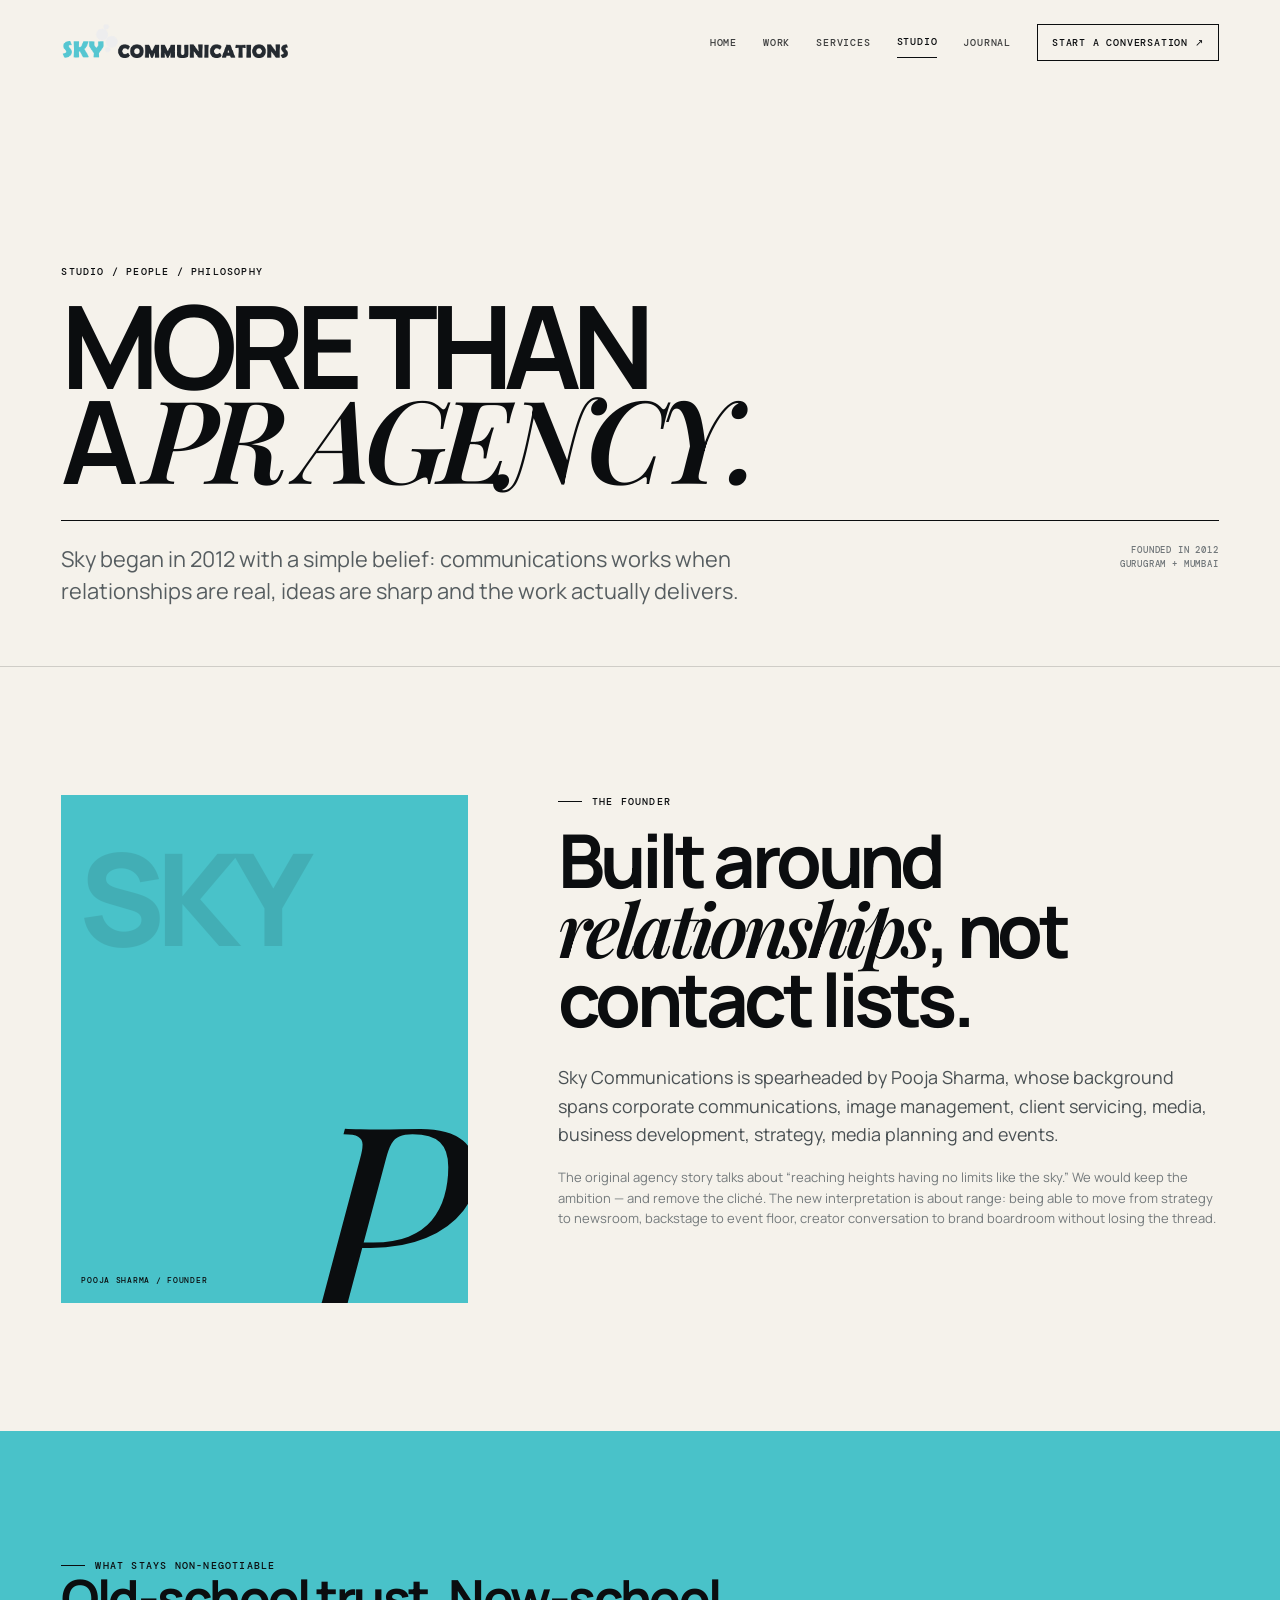
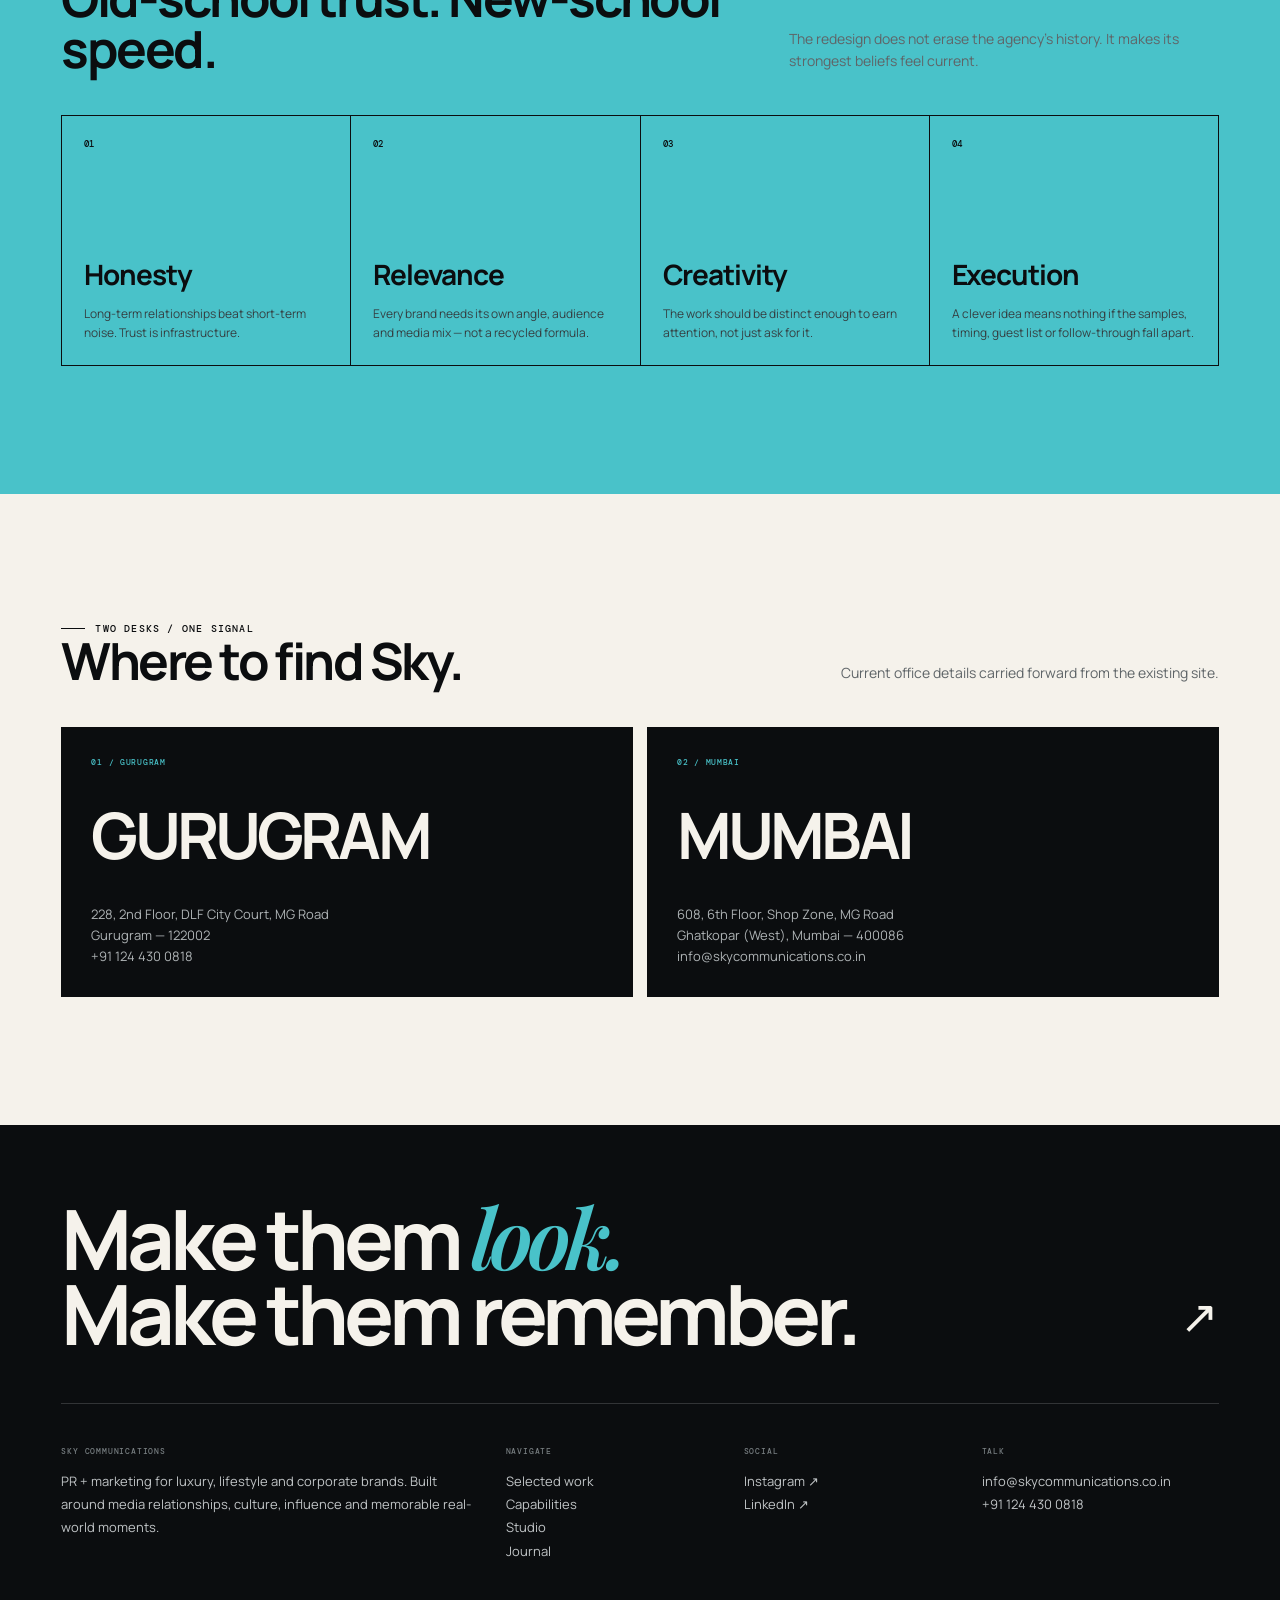
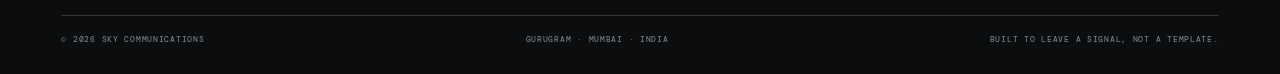
<file: studio.html>
<!doctype html><html lang="en"><head><meta charset="utf-8"><meta name="viewport" content="width=device-width,initial-scale=1,viewport-fit=cover"><meta name="theme-color" content="#0a0d10"><title>Studio — Sky Communications</title><meta name="description" content="About Sky Communications, its founder Pooja Sharma and the agency's relationship-first approach to PR and communications."><link rel="icon" href="assets/images/sky-mark.png"><link rel="stylesheet" href="assets/css/style.css"></head><body>
<div id="loader"><div class="loader-inner"><div class="loader-meta"><span>SKY COMMUNICATIONS</span><span>Signal incoming</span></div><div class="loader-logo"><img src="assets/images/sky-logo-light.png" alt="Sky Communications"></div><div class="loader-bar"><span></span></div></div></div>
<div class="page-wipe"></div><div class="scroll-progress"></div><div class="cursor"></div><div class="cursor-label"></div>
<nav class="site-nav darktext">
  <a class="brand" href="index.html" aria-label="Sky Communications home"><img class="brand-logo brand-logo-on-dark" src="assets/images/sky-logo-light.png" alt="Sky Communications"><img class="brand-logo brand-logo-on-light" src="assets/images/sky-logo.png" alt="Sky Communications"></a>
  <div class="nav-links"><a href="index.html" class="">Home</a><a href="work.html" class="">Work</a><a href="services.html" class="">Services</a><a href="studio.html" class="active">Studio</a><a href="journal.html" class="">Journal</a><a class="nav-cta" href="contact.html">Start a conversation ↗</a></div>
  <button class="nav-toggle" aria-label="Open menu" aria-expanded="false"><span></span><span></span></button>
</nav>
<div class="mobile-panel"><a href="index.html">Home</a><a href="work.html">Work</a><a href="services.html">Services</a><a href="studio.html">Studio</a><a href="journal.html">Journal</a><a href="contact.html">Contact</a><div class="mobile-panel-meta"><span>Gurugram / Mumbai</span><span>PR / Culture / Influence</span></div></div>

<main>
<section class="inner-hero">
  <div class="inner-kicker">STUDIO / PEOPLE / PHILOSOPHY</div><h1 class="inner-title">MORE THAN<br>A <em>PR AGENCY.</em></h1>
  <div class="inner-deck"><p>Sky began in 2012 with a simple belief: communications works when relationships are real, ideas are sharp and the work actually delivers.</p><div class="right">Founded in 2012<br>Gurugram + Mumbai</div></div>
</section>
<section class="section rule">
  <div class="founder-grid">
    <div class="founder-photo reveal"><div class="initial">P</div><div class="founder-caption">Pooja Sharma / Founder</div></div>
    <div class="founder-copy"><div class="eyebrow reveal">The founder</div><h2 class="reveal" data-delay="1">Built around <em>relationships</em>, not contact lists.</h2><p class="reveal" data-delay="2">Sky Communications is spearheaded by Pooja Sharma, whose background spans corporate communications, image management, client servicing, media, business development, strategy, media planning and events.</p><p class="small reveal" data-delay="3">The original agency story talks about “reaching heights having no limits like the sky.” We would keep the ambition — and remove the cliché. The new interpretation is about range: being able to move from strategy to newsroom, backstage to event floor, creator conversation to brand boardroom without losing the thread.</p></div>
  </div>
</section>
<section class="section sky-bg">
  <div class="work-head"><div><div class="eyebrow">What stays non-negotiable</div><h2 class="h3">Old-school trust. New-school speed.</h2></div><p>The redesign does not erase the agency’s history. It makes its strongest beliefs feel current.</p></div>
  <div class="values-grid reveal"><div class="value"><span class="num">01</span><h4>Honesty</h4><p>Long-term relationships beat short-term noise. Trust is infrastructure.</p></div><div class="value"><span class="num">02</span><h4>Relevance</h4><p>Every brand needs its own angle, audience and media mix — not a recycled formula.</p></div><div class="value"><span class="num">03</span><h4>Creativity</h4><p>The work should be distinct enough to earn attention, not just ask for it.</p></div><div class="value"><span class="num">04</span><h4>Execution</h4><p>A clever idea means nothing if the samples, timing, guest list or follow-through fall apart.</p></div></div>
</section>
<section class="section">
  <div class="work-head"><div><div class="eyebrow">Two desks / one signal</div><h2 class="h3">Where to find Sky.</h2></div><p>Current office details carried forward from the existing site.</p></div>
  <div class="locations"><article class="location reveal"><span>01 / Gurugram</span><h3>GURUGRAM</h3><p>228, 2nd Floor, DLF City Court, MG Road<br>Gurugram — 122002<br>+91 124 430 0818</p></article><article class="location reveal" data-delay="1"><span>02 / Mumbai</span><h3>MUMBAI</h3><p>608, 6th Floor, Shop Zone, MG Road<br>Ghatkopar (West), Mumbai — 400086<br>info@skycommunications.co.in</p></article></div>
</section>
</main>
<footer class="footer">
  <a href="contact.html" class="footer-cta" data-cursor="HELLO">
    <h2>Make them <em>look.</em><br>Make them remember.</h2><span class="footer-arrow">↗</span>
  </a>
  <div class="footer-grid">
    <div class="footer-col"><h4>Sky Communications</h4><p>PR + marketing for luxury, lifestyle and corporate brands. Built around media relationships, culture, influence and memorable real-world moments.</p></div>
    <div class="footer-col"><h4>Navigate</h4><a href="work.html">Selected work</a><a href="services.html">Capabilities</a><a href="studio.html">Studio</a><a href="journal.html">Journal</a></div>
    <div class="footer-col"><h4>Social</h4><a href="https://www.instagram.com/skycommn/" target="_blank" rel="noreferrer">Instagram ↗</a><a href="https://www.linkedin.com/company/sky-communications-pr/" target="_blank" rel="noreferrer">LinkedIn ↗</a></div>
    <div class="footer-col"><h4>Talk</h4><a href="mailto:info@skycommunications.co.in">info@skycommunications.co.in</a><a href="tel:+911244300818">+91 124 430 0818</a></div>
  </div>
  <div class="footer-bottom"><span>© <span data-year></span> Sky Communications</span><span>Gurugram · Mumbai · India</span><span>Built to leave a signal, not a template.</span></div>
</footer>
<script src="assets/js/site.js"></script>
</body></html>
</file>
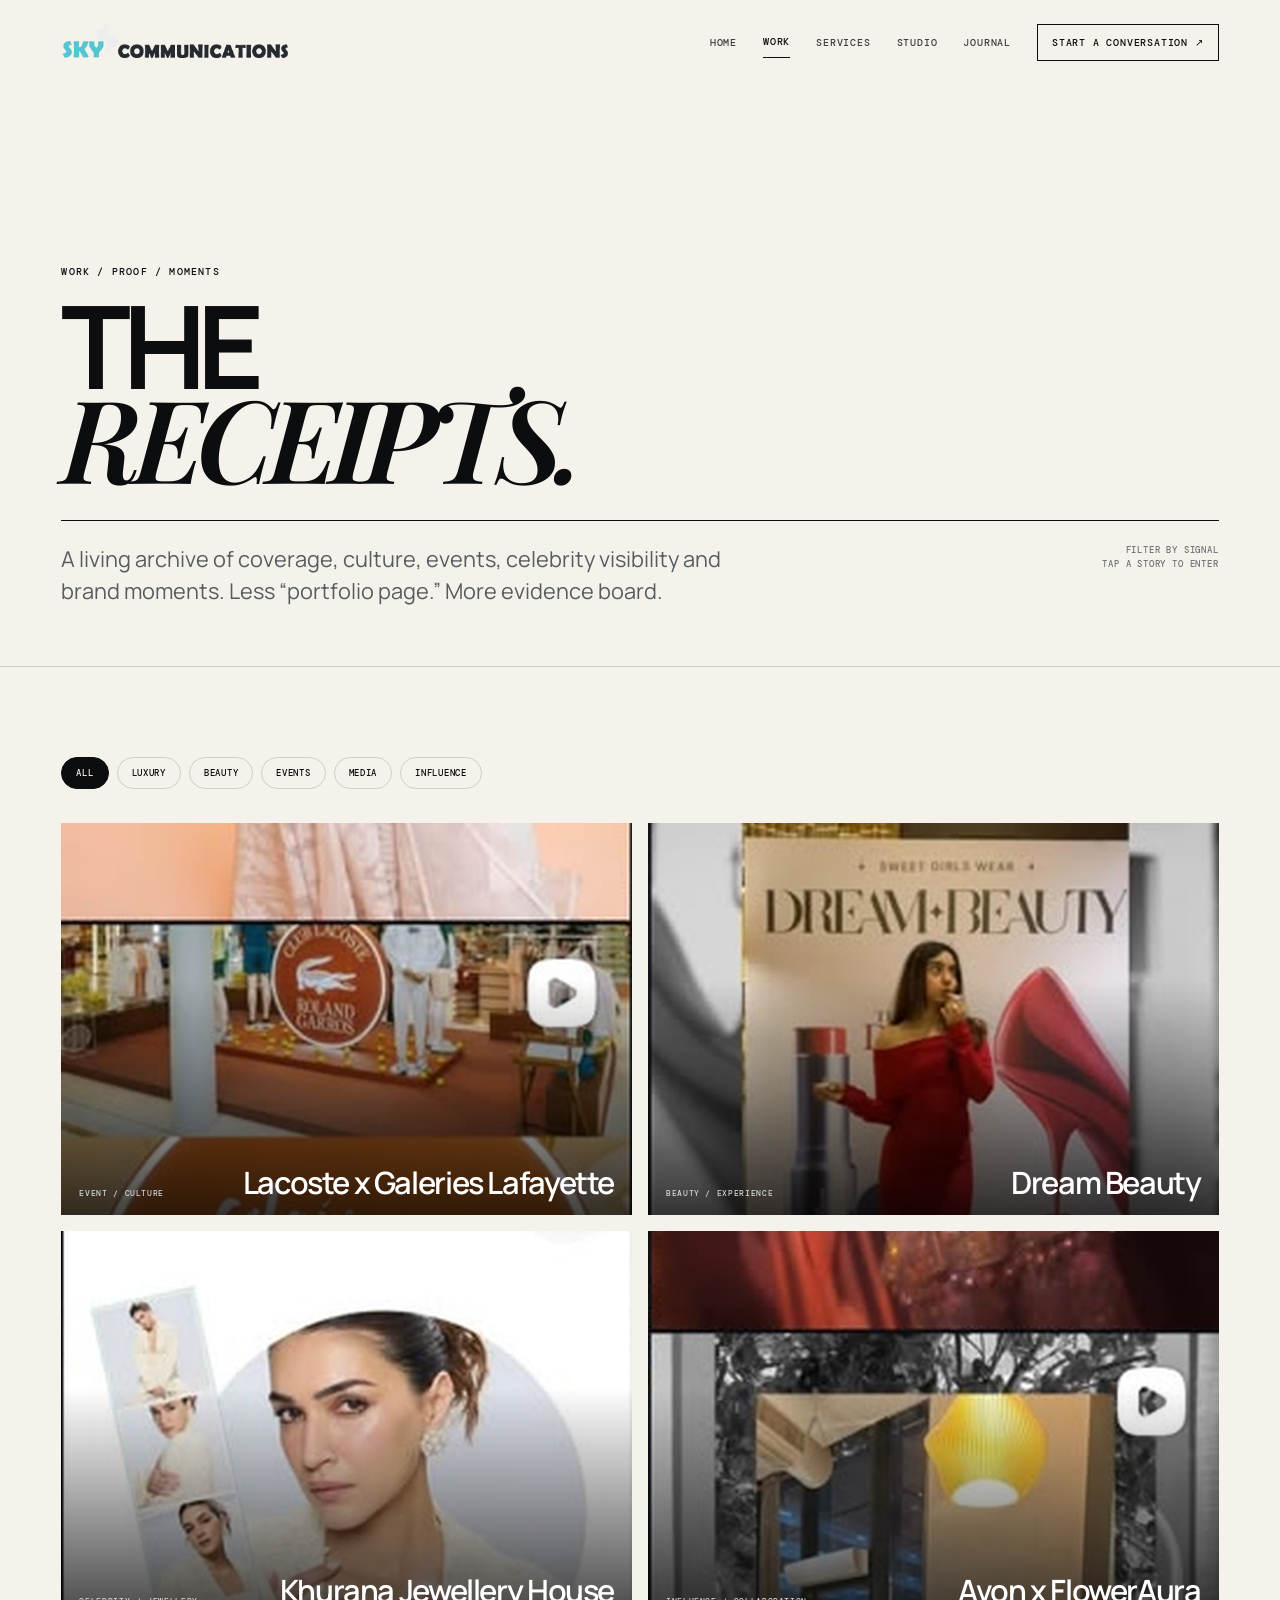
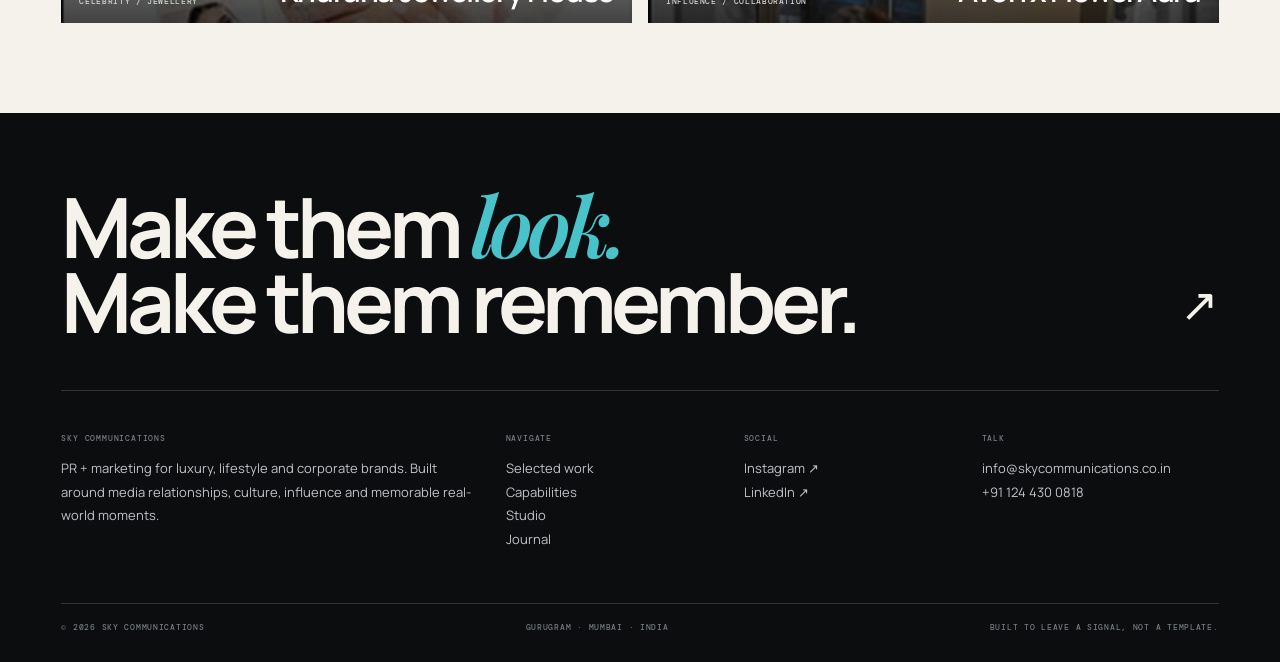
<file: work.html>
<!doctype html><html lang="en"><head><meta charset="utf-8"><meta name="viewport" content="width=device-width,initial-scale=1,viewport-fit=cover"><meta name="theme-color" content="#0a0d10"><title>Work, Sky Communications</title><meta name="description" content="Selected public relations, luxury, beauty, event and influence work from Sky Communications."><link rel="icon" href="assets/images/sky-mark.png"><link rel="stylesheet" href="assets/css/style.css"></head><body>
<div id="loader"><div class="loader-inner"><div class="loader-meta"><span>SKY COMMUNICATIONS</span><span>Signal incoming</span></div><div class="loader-logo"><img src="assets/images/sky-logo-light.png" alt="Sky Communications"></div><div class="loader-bar"><span></span></div></div></div>
<div class="page-wipe"></div><div class="scroll-progress"></div><div class="cursor"></div><div class="cursor-label"></div>
<nav class="site-nav darktext">
  <a class="brand" href="index.html" aria-label="Sky Communications home"><img class="brand-logo brand-logo-on-dark" src="assets/images/sky-logo-light.png" alt="Sky Communications"><img class="brand-logo brand-logo-on-light" src="assets/images/sky-logo.png" alt="Sky Communications"></a>
  <div class="nav-links"><a href="index.html" class="">Home</a><a href="work.html" class="active">Work</a><a href="services.html" class="">Services</a><a href="studio.html" class="">Studio</a><a href="journal.html" class="">Journal</a><a class="nav-cta" href="contact.html">Start a conversation ↗︎</a></div>
  <button class="nav-toggle" aria-label="Open menu" aria-expanded="false"><span></span><span></span></button>
</nav>
<div class="mobile-panel"><a href="index.html">Home</a><a href="work.html">Work</a><a href="services.html">Services</a><a href="studio.html">Studio</a><a href="journal.html">Journal</a><a href="contact.html">Contact</a><div class="mobile-panel-meta"><span>Gurugram / Mumbai</span><span>PR / Culture / Influence</span></div></div>

<main>
<section class="inner-hero">
  <div class="inner-kicker">WORK / PROOF / MOMENTS</div><h1 class="inner-title">THE<br><em>RECEIPTS.</em></h1>
  <div class="inner-deck"><p>A living archive of coverage, culture, events, celebrity visibility and brand moments. Less “portfolio page.” More evidence board.</p><div class="right">Filter by signal<br>Tap a story to enter</div></div>
</section>
<section class="section-tight rule">
  <div class="filters"><button class="filter-btn active" data-filter="all">All</button><button class="filter-btn" data-filter="luxury">Luxury</button><button class="filter-btn" data-filter="beauty">Beauty</button><button class="filter-btn" data-filter="events">Events</button><button class="filter-btn" data-filter="media">Media</button><button class="filter-btn" data-filter="influence">Influence</button></div>
  <div class="portfolio-grid">
    <a class="portfolio-card reveal" data-cat="events luxury" href="case-lacoste.html"><img src="assets/images/lacoste-event.jpg" alt="Lacoste x Galeries Lafayette"><div class="pcap"><small>Event / Culture</small><b>Lacoste x Galeries Lafayette</b></div></a>
    <a class="portfolio-card reveal" data-cat="beauty events" href="case-dream-beauty.html"><img src="assets/images/dream-beauty.jpg" alt="Dream Beauty"><div class="pcap"><small>Beauty / Experience</small><b>Dream Beauty</b></div></a>
    <a class="portfolio-card reveal" data-cat="luxury influence media" href="case-khurana.html"><img src="assets/images/kriti-femina.jpg" alt="Khurana Jewellery House"><div class="pcap"><small>Celebrity / Jewellery</small><b>Khurana Jewellery House</b></div></a>
    <a class="portfolio-card reveal" data-cat="beauty influence" href="case-avon.html"><img src="assets/images/flower-event.jpg" alt="Avon x FlowerAura"><div class="pcap"><small>Influence / Collaboration</small><b>Avon x FlowerAura</b></div></a>
  </div>
</section>
</main>
<footer class="footer">
  <a href="contact.html" class="footer-cta" data-cursor="HELLO">
    <h2>Make them <em>look.</em><br>Make them remember.</h2><span class="footer-arrow">↗︎</span>
  </a>
  <div class="footer-grid">
    <div class="footer-col"><h4>Sky Communications</h4><p>PR + marketing for luxury, lifestyle and corporate brands. Built around media relationships, culture, influence and memorable real-world moments.</p></div>
    <div class="footer-col"><h4>Navigate</h4><a href="work.html">Selected work</a><a href="services.html">Capabilities</a><a href="studio.html">Studio</a><a href="journal.html">Journal</a></div>
    <div class="footer-col"><h4>Social</h4><a href="https://www.instagram.com/skycommn/" target="_blank" rel="noreferrer">Instagram ↗︎</a><a href="https://www.linkedin.com/company/sky-communications-pr/" target="_blank" rel="noreferrer">LinkedIn ↗︎</a></div>
    <div class="footer-col"><h4>Talk</h4><a href="mailto:info@skycommunications.co.in">info@skycommunications.co.in</a><a href="tel:+911244300818">+91 124 430 0818</a></div>
  </div>
  <div class="footer-bottom"><span>© <span data-year></span> Sky Communications</span><span>Gurugram · Mumbai · India</span><span>Built to leave a signal, not a template.</span></div>
</footer>
<script src="assets/js/site.js"></script>
</body></html>
</file>
<file: assets/css/style.css>
@import url('https://fonts.googleapis.com/css2?family=DM+Mono:wght@300;400;500&family=Manrope:wght@400;500;600;700;800&family=Playfair+Display:ital,wght@0,600;1,600&display=swap');

:root{
  --ink:#0b0d0f;
  --paper:#f5f2eb;
  --paper-2:#ebe8df;
  --white:#fff;
  --sky:#49c2c9;
  --sky-dark:#259fa8;
  --muted:#6c7174;
  --line:rgba(11,13,15,.16);
  --line-light:rgba(255,255,255,.16);
  --sans:'Manrope',Arial,sans-serif;
  --serif:'Playfair Display',Georgia,serif;
  --mono:'DM Mono',monospace;
  --pad:clamp(22px,4.8vw,76px);
  --max:1440px;
  --ease:cubic-bezier(.22,.8,.18,1);
}
*{box-sizing:border-box}
html{scroll-behavior:smooth;background:var(--ink)}
body{margin:0;background:var(--paper);color:var(--ink);font-family:var(--sans);font-size:16px;line-height:1.45;overflow-x:hidden}
body.nav-open{overflow:hidden}
a{color:inherit;text-decoration:none}
img{display:block;max-width:100%}
button,input,textarea,select{font:inherit}
button{color:inherit}
::selection{background:var(--sky);color:var(--ink)}
main{overflow:hidden}
#loader{position:fixed;inset:0;z-index:9999;background:var(--ink);color:var(--paper);display:grid;place-items:center;transition:opacity .45s ease,visibility .45s ease}
#loader.is-done{opacity:0;visibility:hidden}
.loader-inner{width:min(520px,78vw)}
.loader-meta{display:flex;justify-content:space-between;gap:18px;font:500 9px var(--mono);letter-spacing:.12em;text-transform:uppercase;color:#9da2a5;margin-bottom:16px}
.loader-logo img{width:100%;height:auto}
.loader-bar{height:1px;background:#2a2e30;margin-top:20px;overflow:hidden}
.loader-bar span{display:block;height:100%;background:var(--sky);animation:loadline .75s var(--ease) both}
@keyframes loadline{from{width:0}to{width:100%}}
.page-wipe,.cursor,.cursor-label{display:none!important}
.scroll-progress{position:fixed;top:0;left:0;width:100%;height:2px;background:var(--sky);transform:scaleX(0);transform-origin:left;z-index:3000;pointer-events:none}
.site-nav{position:fixed;top:0;left:0;width:100%;height:84px;padding:0 var(--pad);display:flex;align-items:center;justify-content:space-between;z-index:1200;color:var(--paper);transition:background .25s,color .25s,border-color .25s}
.site-nav.scrolled{background:rgba(245,242,235,.97);color:var(--ink);border-bottom:1px solid var(--line)}
.site-nav.darktext{color:var(--ink)}
.site-nav.darktext.scrolled{background:rgba(245,242,235,.98)}
.brand{position:relative;display:block;width:clamp(190px,18vw,260px);height:42px;flex:0 0 auto}
.brand-logo{position:absolute;left:0;top:50%;width:100%;height:auto;max-height:42px;object-fit:contain;object-position:left center;transform:translateY(-50%);transition:opacity .2s ease}
.brand-logo-on-dark{opacity:1}.brand-logo-on-light{opacity:0}
.site-nav.darktext .brand-logo-on-dark,.site-nav.scrolled .brand-logo-on-dark,.site-nav.menuing .brand-logo-on-dark{opacity:0}
.site-nav.darktext .brand-logo-on-light,.site-nav.scrolled .brand-logo-on-light,.site-nav.menuing .brand-logo-on-light{opacity:1}
.nav-links{display:flex;align-items:center;gap:26px;font:500 10px var(--mono);letter-spacing:.08em;text-transform:uppercase}
.nav-links a{padding:9px 0;white-space:nowrap;opacity:.78;transition:opacity .2s ease}
.nav-links a:hover,.nav-links a.active{opacity:1}
.nav-links a.active{border-bottom:1px solid currentColor}
.nav-links .nav-cta{border:1px solid currentColor;padding:11px 14px;opacity:1}
.nav-toggle{display:none;width:46px;height:46px;border:0;background:transparent;padding:0;position:relative;z-index:3}
.nav-toggle span{display:block;width:26px;height:1px;background:currentColor;margin:7px auto;transition:transform .25s ease}
.mobile-panel{position:fixed;inset:0;z-index:1100;background:var(--paper);color:var(--ink);padding:104px var(--pad) 36px;display:flex;flex-direction:column;transform:translateY(-101%);transition:transform .5s var(--ease)}
.mobile-panel.open{transform:none}
.mobile-panel>a{font-size:clamp(38px,10vw,72px);font-weight:700;letter-spacing:-.055em;line-height:1;border-bottom:1px solid var(--line);padding:14px 0}
.mobile-panel-meta{margin-top:auto;display:flex;justify-content:space-between;gap:20px;font:500 9px var(--mono);text-transform:uppercase;letter-spacing:.09em}
.eyebrow,.inner-kicker{font:500 10px var(--mono);letter-spacing:.12em;text-transform:uppercase}
.eyebrow{display:flex;align-items:center;gap:10px}
.eyebrow:before{content:'';width:24px;height:1px;background:currentColor}
.h2{font-size:clamp(48px,6.5vw,96px);line-height:.9;letter-spacing:-.065em;margin:0;font-weight:700}
.h3{font-size:clamp(34px,4vw,58px);line-height:.98;letter-spacing:-.05em;margin:0;font-weight:700}
.section,.section-tight{padding-left:var(--pad);padding-right:var(--pad)}
.section{padding-top:clamp(96px,10vw,150px);padding-bottom:clamp(96px,10vw,150px)}
.section-tight{padding-top:clamp(66px,7vw,105px);padding-bottom:clamp(66px,7vw,105px)}
.rule{border-top:1px solid var(--line)}
.grid-12{display:grid;grid-template-columns:repeat(12,minmax(0,1fr));gap:clamp(16px,2vw,30px)}
.reveal{opacity:0;transform:translateY(20px);transition:opacity .65s var(--ease),transform .65s var(--ease)}
.reveal.is-in{opacity:1;transform:none}
.reveal[data-delay="1"]{transition-delay:.05s}.reveal[data-delay="2"]{transition-delay:.1s}.reveal[data-delay="3"]{transition-delay:.15s}
.sky-bg{background:var(--sky)}.ink-bg{background:var(--ink);color:var(--paper)}.paper-bg{background:var(--paper)}
.hero{min-height:100svh;background:var(--ink);color:var(--paper);padding:128px var(--pad) 48px;position:relative;display:flex;flex-direction:column;justify-content:flex-end;overflow:hidden}
.hero-topline{position:absolute;left:var(--pad);right:var(--pad);top:112px;display:flex;justify-content:space-between;gap:24px;font:500 9px var(--mono);letter-spacing:.11em;text-transform:uppercase;color:#aeb3b5;z-index:3}
.hero-topline>span:last-child{display:none}
.live-dot{width:7px;height:7px;border-radius:50%;background:var(--sky);display:inline-block;box-shadow:0 0 0 5px rgba(73,194,201,.09)}
.hero-copy{position:relative;z-index:3;width:min(70%,980px)}
.hero-title{margin:0;font-size:clamp(64px,7.5vw,116px);line-height:.87;letter-spacing:-.065em;font-weight:700}
.hero-title .line{display:block}
.hero-title .accent{color:var(--sky)}
.hero-title .smallserif{display:block;font-family:var(--serif);font-style:italic;font-weight:600;font-size:.74em;letter-spacing:-.04em;line-height:.98;margin-top:.13em}
.hero-bottom{display:flex;align-items:flex-end;justify-content:space-between;gap:40px;margin-top:44px;padding-top:28px;border-top:1px solid var(--line-light)}
.hero-intro{margin:0;max-width:560px;font-size:clamp(15px,1.35vw,20px);line-height:1.55;color:#c5c9cb}
.hero-actions{display:flex;gap:10px;flex:0 0 auto}
.round-link{width:78px;height:78px;border:1px solid rgba(255,255,255,.32);border-radius:50%;display:grid;place-items:center;text-align:center;font:500 8px var(--mono);letter-spacing:.08em;text-transform:uppercase;transition:background .2s ease,color .2s ease,border-color .2s ease}
.round-link:hover{background:var(--sky);color:var(--ink);border-color:var(--sky)}
.hero-stack{position:absolute;right:var(--pad);top:156px;width:min(29vw,430px);height:470px;z-index:2;pointer-events:none}
.hero-card{position:absolute;overflow:hidden;background:#1a1c1f;border:1px solid rgba(255,255,255,.2);box-shadow:0 18px 45px rgba(0,0,0,.28);transform:translate3d(var(--move-x,0),var(--move-y,0),0) rotate(var(--base-r,0deg));will-change:transform}
.hero-card img{width:100%;height:100%;object-fit:cover;filter:saturate(.88) contrast(1.03)}
.hero-card:after{content:attr(data-label);position:absolute;left:8px;bottom:8px;background:rgba(245,242,235,.94);color:var(--ink);padding:4px 6px;font:500 7px var(--mono);text-transform:uppercase;letter-spacing:.08em}
.hero-card:nth-child(1){width:51%;aspect-ratio:4/5;right:0;top:0;--base-r:4deg}
.hero-card:nth-child(2){width:55%;aspect-ratio:4/5;left:0;top:95px;--base-r:-4deg}
.hero-card:nth-child(3){width:46%;aspect-ratio:4/5;right:16px;top:240px;--base-r:2deg}
.hero-card:nth-child(4){display:none}
.hero-scribble{display:none}
.ticker{overflow:hidden;background:var(--sky);color:var(--ink);padding:12px 0;border-bottom:1px solid rgba(0,0,0,.1)}
.ticker-track{display:flex;width:max-content;animation:ticker 36s linear infinite}
.ticker-item{font:500 9px var(--mono);letter-spacing:.1em;text-transform:uppercase;display:flex;align-items:center}
.ticker-item:after{content:'•';margin:0 26px}
@keyframes ticker{to{transform:translateX(-50%)}}
.manifesto{background:var(--paper)}
.manifesto-intro{grid-column:1/span 3}
.manifesto-copy{grid-column:4/span 8;font-size:clamp(38px,4.8vw,72px);line-height:.98;letter-spacing:-.045em;font-weight:600}
.manifesto-copy .quiet{color:#73787a}
.manifesto-copy em{font-family:var(--serif);font-weight:600}
.manifesto-note{grid-column:8/span 4;margin:26px 0 0;color:#62686b;font-size:14px;line-height:1.65;max-width:520px}
.work-section{background:var(--paper-2)}
.work-head,.services-heading,.archive-head{display:flex;justify-content:space-between;align-items:flex-end;gap:40px;margin-bottom:42px}
.work-head>div,.services-heading>div{max-width:760px}
.work-head p,.services-heading p{max-width:430px;margin:0;color:#5f6568;font-size:14px;line-height:1.6}
.work-grid{display:grid;grid-template-columns:repeat(2,minmax(0,1fr));gap:16px}
.work-card,.work-card.wide,.work-card.narrow,.work-card.tall{position:relative;grid-column:auto;min-height:0;aspect-ratio:16/11;overflow:hidden;background:#d8d6d0}
.work-card img{width:100%;height:100%;object-fit:cover;transition:transform .7s var(--ease),filter .4s ease}
.work-card:after{content:'';position:absolute;inset:0;background:linear-gradient(to top,rgba(0,0,0,.72),rgba(0,0,0,0) 58%)}
.work-card:hover img{transform:scale(1.025)}
.work-card-info{position:absolute;left:22px;right:22px;bottom:20px;z-index:2;color:#fff;display:flex;justify-content:space-between;gap:20px;align-items:flex-end}
.work-card-kicker{font:500 8px var(--mono);text-transform:uppercase;letter-spacing:.09em;margin-bottom:7px;color:#d8dcde}
.work-card-title{font-size:clamp(22px,2.2vw,34px);line-height:1.02;letter-spacing:-.04em;max-width:540px;font-weight:600}
.work-card-go{width:40px;height:40px;border:1px solid rgba(255,255,255,.45);border-radius:50%;display:grid;place-items:center;font-family:Arial,sans-serif;font-size:18px;flex:0 0 auto}
.sticker{position:absolute;right:12px;top:12px;z-index:2;background:var(--sky);padding:6px 8px;font:500 7px var(--mono);text-transform:uppercase;letter-spacing:.08em}
.services-block{background:var(--ink);color:var(--paper)}
.services-heading p{color:#b0b5b7}
.service-list{border-top:1px solid var(--line-light)}
.service-row{display:grid;grid-template-columns:64px minmax(220px,.9fr) 1.4fr 30px;gap:22px;align-items:center;padding:24px 0;border-bottom:1px solid var(--line-light);transition:color .2s ease}
.service-row:hover{color:var(--sky)}
.service-num{font:500 9px var(--mono);color:#82888b}
.service-name{font-size:clamp(25px,2.3vw,36px);line-height:1;letter-spacing:-.045em;font-weight:600}
.service-desc{font-size:13px;line-height:1.55;color:#aeb3b5;max-width:650px}
.service-plus{text-align:right;font-size:22px;font-weight:300}
.services-block>.eyebrow,.services-block a.eyebrow{color:var(--sky)}
.signal-section{background:var(--paper);min-height:66svh;display:flex;align-items:center}
.signal-section>div{max-width:1100px}
.signal-quote{font-size:clamp(50px,7vw,108px);line-height:.91;letter-spacing:-.065em;font-weight:700;margin:24px 0}
.signal-quote em{font-family:var(--serif);font-weight:600;color:var(--sky-dark)}
.signal-sub{max-width:560px;color:#606669;font-size:15px;line-height:1.65}
.archive{background:#e3e0d8}
.archive-head{align-items:flex-end}
.drag-note{font:500 9px var(--mono);text-transform:uppercase;letter-spacing:.1em;color:#686e70}
.case-strip{display:flex;gap:14px;overflow-x:auto;padding-bottom:10px;scrollbar-width:none;cursor:grab}
.case-strip::-webkit-scrollbar{display:none}
.case-strip.dragging{cursor:grabbing}
.case-tile{flex:0 0 min(26vw,350px);aspect-ratio:4/5;overflow:hidden;position:relative;background:#c7c5bf}
.case-tile img{width:100%;height:100%;object-fit:cover;transition:transform .5s var(--ease)}
.case-tile:hover img{transform:scale(1.02)}
.case-tile span{position:absolute;left:12px;bottom:12px;background:rgba(245,242,235,.94);padding:6px 8px;font:500 8px var(--mono);text-transform:uppercase;letter-spacing:.08em}
.inner-hero{min-height:74svh;padding:150px var(--pad) 58px;background:var(--paper);display:flex;flex-direction:column;justify-content:flex-end}
.inner-hero.dark{background:var(--ink);color:var(--paper)}
.inner-title{font-size:clamp(72px,9vw,136px);line-height:.79;letter-spacing:-.075em;margin:22px 0 34px;font-weight:700;max-width:1200px}
.inner-title em{font-family:var(--serif);font-weight:600}
.inner-deck{border-top:1px solid currentColor;padding-top:22px;display:grid;grid-template-columns:minmax(0,680px) 1fr;gap:40px;align-items:start}
.inner-deck p{margin:0;font-size:clamp(17px,1.7vw,24px);line-height:1.5;color:#565d60;max-width:680px}
.inner-hero.dark .inner-deck p{color:#bcc1c3}
.inner-deck .right{justify-self:end;text-align:right;font:500 9px var(--mono);text-transform:uppercase;letter-spacing:.09em;line-height:1.6;color:#707679}
.inner-hero.dark .inner-deck .right{color:#989da0}
.journal-title{font-size:clamp(78px,10vw,145px);line-height:.78}
.filters{display:flex;gap:8px;flex-wrap:wrap;margin-bottom:34px}
.filter-btn{background:transparent;border:1px solid var(--line);border-radius:999px;padding:9px 14px;font:500 9px var(--mono);text-transform:uppercase;letter-spacing:.08em;cursor:pointer;transition:.2s}
.filter-btn:hover,.filter-btn.active{background:var(--ink);color:var(--paper);border-color:var(--ink)}
.portfolio-grid{display:grid;grid-template-columns:repeat(2,minmax(0,1fr));gap:16px}
.portfolio-card{position:relative;aspect-ratio:16/11;overflow:hidden;background:#d9d6cf;transition:opacity .25s ease,transform .25s ease}
.portfolio-card.hide{display:none}
.portfolio-card img{width:100%;height:100%;object-fit:cover;transition:transform .6s var(--ease)}
.portfolio-card:hover img{transform:scale(1.025)}
.portfolio-card:after{content:'';position:absolute;inset:0;background:linear-gradient(to top,rgba(0,0,0,.74),transparent 60%)}
.pcap{position:absolute;z-index:2;left:18px;right:18px;bottom:17px;color:#fff;display:flex;justify-content:space-between;align-items:flex-end;gap:16px}
.pcap small{font:500 8px var(--mono);letter-spacing:.08em;text-transform:uppercase;color:#d1d5d7}
.pcap b{font-size:clamp(24px,2.4vw,38px);line-height:1;letter-spacing:-.045em;font-weight:600;text-align:right}
.service-detail{display:grid;grid-template-columns:minmax(240px,.75fr) 1.4fr;gap:clamp(30px,5vw,70px);padding:34px 0;border-top:1px solid var(--line)}
.service-detail:last-child{border-bottom:1px solid var(--line)}
.service-detail h3{font-size:clamp(30px,3vw,46px);line-height:1;letter-spacing:-.045em;margin:0}
.service-detail p{font-size:15px;line-height:1.65;color:#555d60;margin:0 0 18px;max-width:760px}
.service-tags{display:flex;gap:7px;flex-wrap:wrap}
.service-tags span{border:1px solid var(--line);padding:7px 9px;font:500 8px var(--mono);text-transform:uppercase;letter-spacing:.08em}
.process{background:var(--paper-2)}
.process-grid{display:grid;grid-template-columns:repeat(4,minmax(0,1fr));border-top:1px solid var(--line);border-left:1px solid var(--line)}
.process-step{min-height:260px;padding:22px;border-right:1px solid var(--line);border-bottom:1px solid var(--line);display:flex;flex-direction:column}
.process-step .n{font:500 9px var(--mono);text-transform:uppercase;letter-spacing:.08em;color:#747a7c}
.process-step h4{font-size:26px;line-height:1;letter-spacing:-.04em;margin:auto 0 12px}
.process-step p{margin:0;font-size:12px;line-height:1.6;color:#62686b}
.founder-grid{display:grid;grid-template-columns:minmax(300px,.8fr) 1.3fr;gap:clamp(50px,7vw,110px);align-items:start}
.founder-photo{aspect-ratio:4/5;background:var(--sky);position:relative;overflow:hidden;display:flex;align-items:flex-end}
.founder-photo:before{content:'SKY';position:absolute;left:18px;top:10px;font-size:clamp(70px,10vw,145px);font-weight:800;letter-spacing:-.07em;opacity:.1}
.founder-photo .initial{font-family:var(--serif);font-size:clamp(190px,22vw,330px);line-height:.65;font-style:italic;margin-left:auto;color:var(--ink)}
.founder-caption{position:absolute;left:20px;bottom:18px;font:500 8px var(--mono);text-transform:uppercase;letter-spacing:.09em}
.founder-copy h2{font-size:clamp(44px,5.8vw,84px);line-height:.92;letter-spacing:-.06em;margin:18px 0 30px}
.founder-copy h2 em{font-family:var(--serif);font-weight:600}
.founder-copy p{font-size:clamp(16px,1.4vw,21px);line-height:1.6;max-width:720px;color:#495053}
.founder-copy .small{font-size:13px;color:#747a7c}
.values-grid{display:grid;grid-template-columns:repeat(4,minmax(0,1fr));border-top:1px solid var(--ink);border-left:1px solid var(--ink)}
.value{min-height:250px;padding:22px;border-right:1px solid var(--ink);border-bottom:1px solid var(--ink);display:flex;flex-direction:column}
.value .num{font:500 9px var(--mono)}
.value h4{font-size:28px;letter-spacing:-.04em;margin:auto 0 10px}
.value p{font-size:12px;line-height:1.6;margin:0;color:#354043}
.locations{display:grid;grid-template-columns:repeat(2,minmax(0,1fr));gap:14px}
.location{background:var(--ink);color:var(--paper);padding:30px;min-height:270px;display:flex;flex-direction:column;justify-content:space-between}
.location span{font:500 8px var(--mono);text-transform:uppercase;letter-spacing:.09em;color:var(--sky)}
.location h3{font-size:clamp(42px,5vw,72px);letter-spacing:-.06em;margin:0}
.location p{margin:0;color:#aeb3b5;font-size:13px;line-height:1.6}
.journal-grid{display:grid;grid-template-columns:repeat(2,minmax(0,1fr));gap:0 28px}
.journal-card,.journal-card.feature{grid-column:auto;min-height:330px;padding:20px 0 30px;border-top:1px solid var(--ink);display:flex;flex-direction:column}
.journal-meta{display:flex;justify-content:space-between;gap:20px;font:500 8px var(--mono);letter-spacing:.09em;text-transform:uppercase;color:#6f7577}
.journal-card h3{font-size:clamp(28px,3vw,46px);line-height:1.02;letter-spacing:-.045em;margin:auto 0 16px;max-width:95%}
.journal-card p{margin:0;max-width:560px;color:#646a6d;font-size:13px;line-height:1.6}
.journal-card .read{margin-top:16px;font:500 8px var(--mono);letter-spacing:.08em;text-transform:uppercase;color:#71777a}
.contact-grid{display:grid;grid-template-columns:.85fr 1.15fr;gap:clamp(60px,8vw,120px)}
.contact-left h2{font-size:clamp(58px,7.5vw,110px);line-height:.83;letter-spacing:-.07em;margin:18px 0 28px}
.contact-left h2 em{font-family:var(--serif);font-weight:600}
.contact-left p{max-width:440px;font-size:14px;line-height:1.65;color:#5f6668}
.contact-form{display:grid;grid-template-columns:1fr 1fr;gap:20px 18px}
.field{display:flex;flex-direction:column;gap:8px}.field.full{grid-column:1/-1}
.field label{font:500 8px var(--mono);letter-spacing:.1em;text-transform:uppercase}
.field input,.field textarea,.field select{width:100%;border:0;border-bottom:1px solid var(--ink);background:transparent;border-radius:0;padding:12px 0 13px;outline:0}
.field textarea{min-height:130px;resize:vertical}
.submit-btn{grid-column:1/-1;border:0;background:var(--ink);color:var(--paper);padding:16px 18px;font:500 9px var(--mono);letter-spacing:.09em;text-transform:uppercase;cursor:pointer;transition:.2s}
.submit-btn:hover{background:var(--sky);color:var(--ink)}
.form-note{grid-column:1/-1;font-size:11px;line-height:1.5;color:#7b8082}
.case-hero{min-height:92svh;background:var(--ink);color:var(--paper);padding:132px var(--pad) 52px;display:grid;grid-template-columns:1.05fr .95fr;gap:clamp(32px,5vw,70px);align-items:end}
.case-hero-copy{padding-bottom:12px}
.case-hero h1{font-size:clamp(56px,6.8vw,104px);line-height:.85;letter-spacing:-.065em;margin:20px 0 26px}
.case-hero h1 em{font-family:var(--serif);font-weight:600}
.case-hero-copy>p{max-width:560px;color:#bac0c2;font-size:16px;line-height:1.6}
.case-meta{display:flex;flex-wrap:wrap;gap:7px;margin-top:24px}
.case-meta span{border:1px solid rgba(255,255,255,.26);padding:7px 9px;font:500 8px var(--mono);text-transform:uppercase;letter-spacing:.08em}
.case-hero-image{height:68vh;overflow:hidden;background:#222}
.case-hero-image img{width:100%;height:100%;object-fit:cover}
.case-story{display:grid;grid-template-columns:.5fr 1.5fr;gap:clamp(40px,7vw,100px)}
.case-story-aside{font:500 8px var(--mono);letter-spacing:.09em;text-transform:uppercase;color:#73797b}
.case-story-copy h2{font-size:clamp(42px,5.2vw,76px);line-height:.94;letter-spacing:-.055em;margin:0 0 26px}
.case-story-copy>p{max-width:800px;font-size:clamp(16px,1.4vw,20px);line-height:1.65;color:#555d60}
.story-steps{margin-top:50px}
.story-step{display:grid;grid-template-columns:54px 1fr;gap:20px;padding:22px 0;border-top:1px solid var(--line)}
.story-step:last-child{border-bottom:1px solid var(--line)}
.story-step .n{font:500 8px var(--mono)}
.story-step h3{font-size:24px;line-height:1;margin:0 0 7px;letter-spacing:-.035em}
.story-step p{font-size:13px;line-height:1.6;margin:0;color:#62686b}
.case-gallery{display:grid;grid-template-columns:repeat(12,minmax(0,1fr));gap:12px}
.case-gallery figure{margin:0;overflow:hidden}.case-gallery img{width:100%;height:100%;object-fit:cover}
.g1{grid-column:1/span 7;aspect-ratio:5/4}.g2{grid-column:8/span 5;aspect-ratio:4/5}.g3{grid-column:2/span 4;aspect-ratio:1/1}.g4{grid-column:6/span 7;aspect-ratio:16/10}
.next-case{display:grid;grid-template-columns:1fr auto auto;align-items:center;gap:32px;padding:44px var(--pad);background:var(--sky);color:var(--ink)}
.next-case span{font:500 8px var(--mono);letter-spacing:.1em;text-transform:uppercase}
.next-case strong{font-size:clamp(32px,4.5vw,66px);letter-spacing:-.05em}
.next-case i{font-family:Arial,sans-serif;font-style:normal;font-size:32px}
.footer{background:var(--ink);color:var(--paper);padding:74px var(--pad) 30px}
.footer-cta{display:flex;justify-content:space-between;align-items:flex-end;gap:28px;padding-bottom:52px;border-bottom:1px solid var(--line-light)}
.footer-cta h2{font-size:clamp(48px,6.5vw,92px);line-height:.9;letter-spacing:-.06em;margin:0;font-weight:700}
.footer-cta h2 em{font-family:var(--serif);font-weight:600;color:var(--sky)}
.footer-arrow{font-family:Arial,sans-serif;font-size:46px}
.footer-grid{display:grid;grid-template-columns:2fr 1fr 1fr 1.15fr;gap:32px;padding-top:42px}
.footer-col h4{font:500 8px var(--mono);letter-spacing:.1em;text-transform:uppercase;color:#777e81;margin:0 0 14px}
.footer-col p,.footer-col a{display:block;font-size:13px;line-height:1.8;color:#c0c4c6;margin:0}
.footer-col a:hover{color:var(--sky)}
.footer-bottom{display:flex;justify-content:space-between;gap:22px;margin-top:52px;padding-top:18px;border-top:1px solid var(--line-light);font:500 8px var(--mono);letter-spacing:.09em;text-transform:uppercase;color:#747b7e}
@media(max-width:1050px){
  .nav-links{display:none}.nav-toggle{display:block}.site-nav{height:72px}
  .nav-toggle.active span:first-child{transform:translateY(4px) rotate(45deg)}.nav-toggle.active span:last-child{transform:translateY(-4px) rotate(-45deg)}
  .hero{padding-top:112px}.hero-topline{top:96px}.hero-copy{width:74%}.hero-stack{right:-20px;width:36vw;opacity:.8}
  .manifesto-intro{grid-column:1/-1}.manifesto-copy{grid-column:1/span 10}.manifesto-note{grid-column:5/-1}
  .service-row{grid-template-columns:50px 1fr 32px}.service-desc{display:none}
  .process-grid,.values-grid{grid-template-columns:repeat(2,minmax(0,1fr))}
  .founder-grid,.contact-grid{grid-template-columns:1fr}.founder-photo{max-width:620px}
  .case-hero{grid-template-columns:1fr}.case-hero-image{height:54vh}.case-story{grid-template-columns:1fr}.case-story-aside{margin-bottom:-10px}
  .footer-grid{grid-template-columns:2fr 1fr 1fr}.footer-grid .footer-col:last-child{grid-column:1/-1}
}
@media(max-width:720px){
  :root{--pad:20px}
  .site-nav{height:68px;padding:0 20px}.brand{width:min(230px,67vw);height:38px}.brand-logo{max-height:38px}
  .mobile-panel{padding:94px 20px 28px}
  .hero{min-height:auto;padding:110px 20px 58px;display:block}.hero-topline{position:static;margin-bottom:28px;font-size:8px}.hero-topline>span:nth-child(2){display:none}
  .hero-copy{width:100%}.hero-title{font-size:clamp(52px,15.2vw,76px);line-height:.9;letter-spacing:-.06em}.hero-title .smallserif{font-size:.72em;margin-top:.18em;line-height:1.02}
  .hero-bottom{display:block;margin-top:30px;padding-top:20px}.hero-intro{font-size:14px;line-height:1.6;max-width:100%}.hero-actions{display:none}
  .hero-stack{position:relative;right:auto;top:auto;width:100%;height:238px;margin-top:32px;opacity:1}.hero-card:nth-child(1){width:48%;left:0;right:auto;top:4px}.hero-card:nth-child(2){width:48%;right:0;left:auto;top:26px}.hero-card:nth-child(3){display:none}
  .ticker{padding:10px 0}.ticker-item:after{margin:0 18px}
  .section{padding:78px 20px}.section-tight{padding:58px 20px}
  .manifesto-copy{grid-column:1/-1;font-size:clamp(34px,10.3vw,49px);line-height:1}.manifesto-note{grid-column:1/-1;margin-top:8px}
  .work-head,.services-heading,.archive-head{display:block;margin-bottom:28px}.work-head p,.services-heading p{margin-top:18px;max-width:100%}
  .work-grid,.portfolio-grid{grid-template-columns:1fr;gap:12px}.work-card,.work-card.wide,.work-card.narrow,.work-card.tall,.portfolio-card{aspect-ratio:4/3}
  .work-card-info{left:15px;right:15px;bottom:14px}.work-card-title{font-size:25px}.work-card-go{width:34px;height:34px;font-size:15px}
  .service-row{grid-template-columns:34px 1fr 24px;gap:10px;padding:19px 0}.service-name{font-size:25px}.service-num{font-size:8px}
  .signal-section{min-height:auto}.signal-quote{font-size:clamp(46px,13.5vw,66px)}
  .case-tile{flex-basis:72vw}
  .inner-hero{min-height:auto;padding:118px 20px 50px}.inner-title,.journal-title{font-size:clamp(60px,17vw,86px);line-height:.82;margin:18px 0 28px}.inner-deck{grid-template-columns:1fr;gap:18px}.inner-deck p{font-size:16px}.inner-deck .right{justify-self:start;text-align:left}
  .filters{gap:6px;margin-bottom:24px}.filter-btn{padding:8px 11px;font-size:8px}
  .pcap{left:14px;right:14px;bottom:13px;display:block}.pcap b{display:block;text-align:left;margin-top:5px;font-size:27px}
  .service-detail{grid-template-columns:1fr;gap:14px;padding:28px 0}.service-detail h3{font-size:32px}.process-grid,.values-grid{grid-template-columns:1fr}.process-step,.value{min-height:220px}
  .founder-grid{gap:36px}.founder-copy h2{font-size:44px}.founder-copy p{font-size:15px}.locations{grid-template-columns:1fr}.location{min-height:230px}
  .journal-grid{grid-template-columns:1fr}.journal-card,.journal-card.feature{min-height:280px}.journal-card h3{font-size:32px}
  .contact-grid{gap:48px}.contact-left h2{font-size:64px}.contact-form{grid-template-columns:1fr}.field.full,.submit-btn,.form-note{grid-column:1}.form-note{font-size:10px}
  .case-hero{min-height:auto;padding:112px 20px 44px;gap:30px}.case-hero h1{font-size:58px}.case-hero-image{height:48vh}.case-story-copy h2{font-size:42px}.case-gallery{grid-template-columns:1fr;gap:10px}.g1,.g2,.g3,.g4{grid-column:1;aspect-ratio:4/3}.next-case{grid-template-columns:1fr auto;gap:12px;padding:34px 20px}.next-case span{grid-column:1/-1}.next-case strong{font-size:36px}.next-case i{font-size:26px}
  .footer{padding:58px 20px calc(28px + env(safe-area-inset-bottom))}.footer-cta{align-items:flex-start;padding-bottom:36px}.footer-cta h2{font-size:clamp(44px,12.5vw,60px)}.footer-arrow{font-size:34px}
  .footer-grid{grid-template-columns:1fr 1fr;gap:30px 24px;padding-top:32px}.footer-grid .footer-col:first-child,.footer-grid .footer-col:last-child{grid-column:1/-1}.footer-bottom{flex-direction:column;gap:7px;margin-top:38px;font-size:7px}
}
@media(prefers-reduced-motion:reduce){*,*:before,*:after{scroll-behavior:auto!important;animation:none!important;transition:none!important}.reveal{opacity:1!important;transform:none!important}}
</file>
